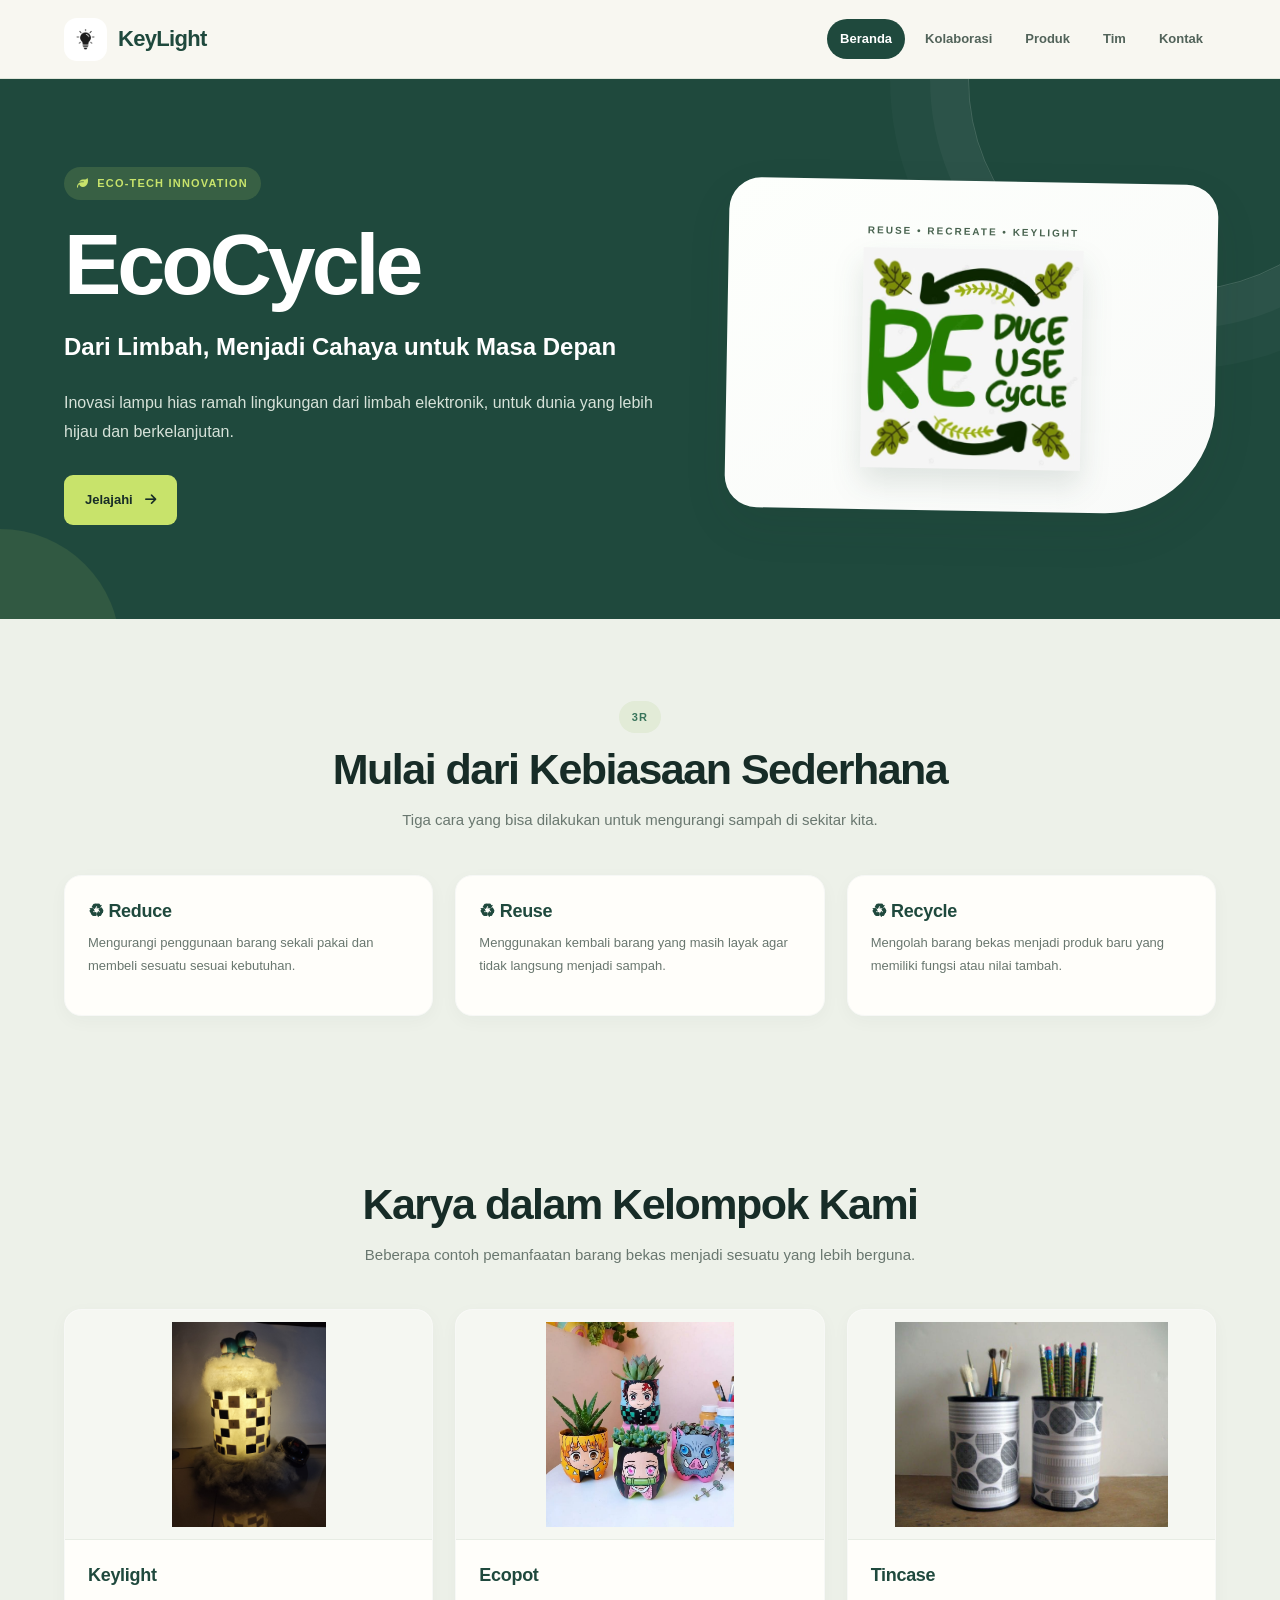
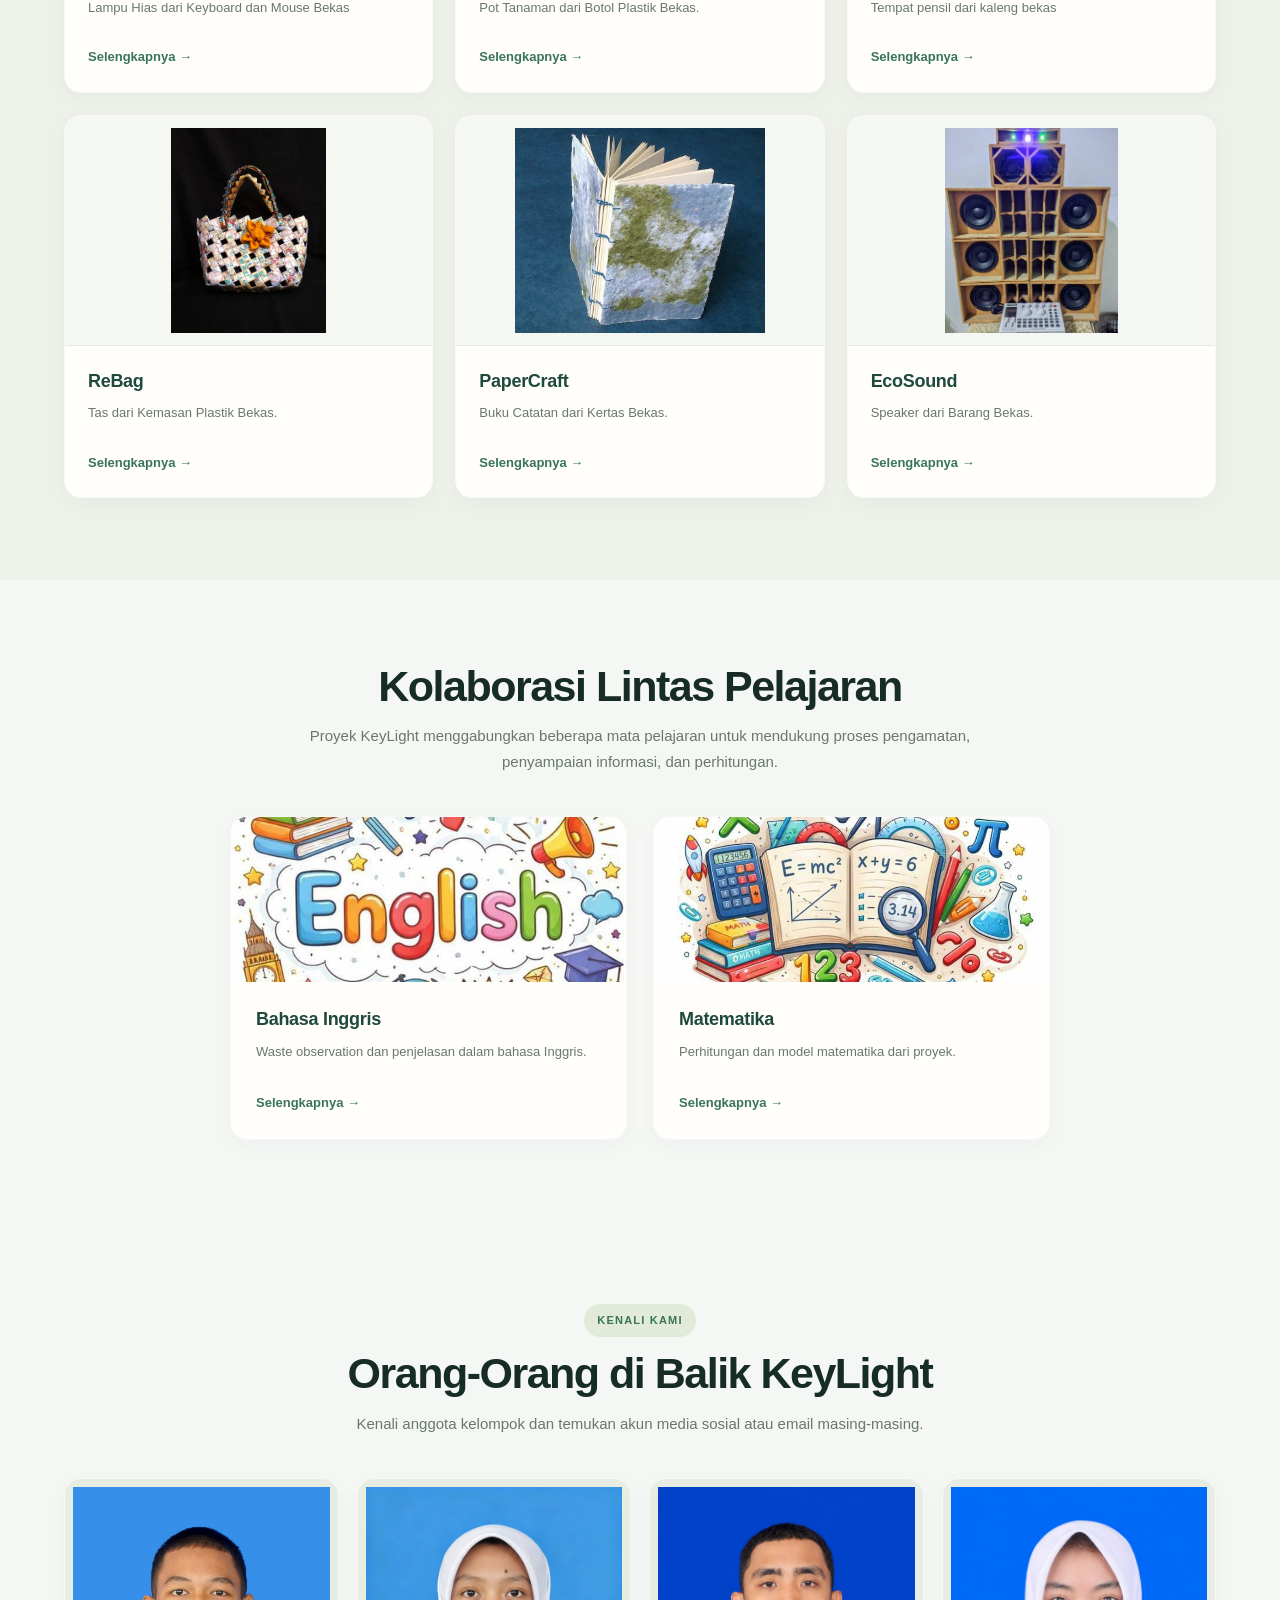
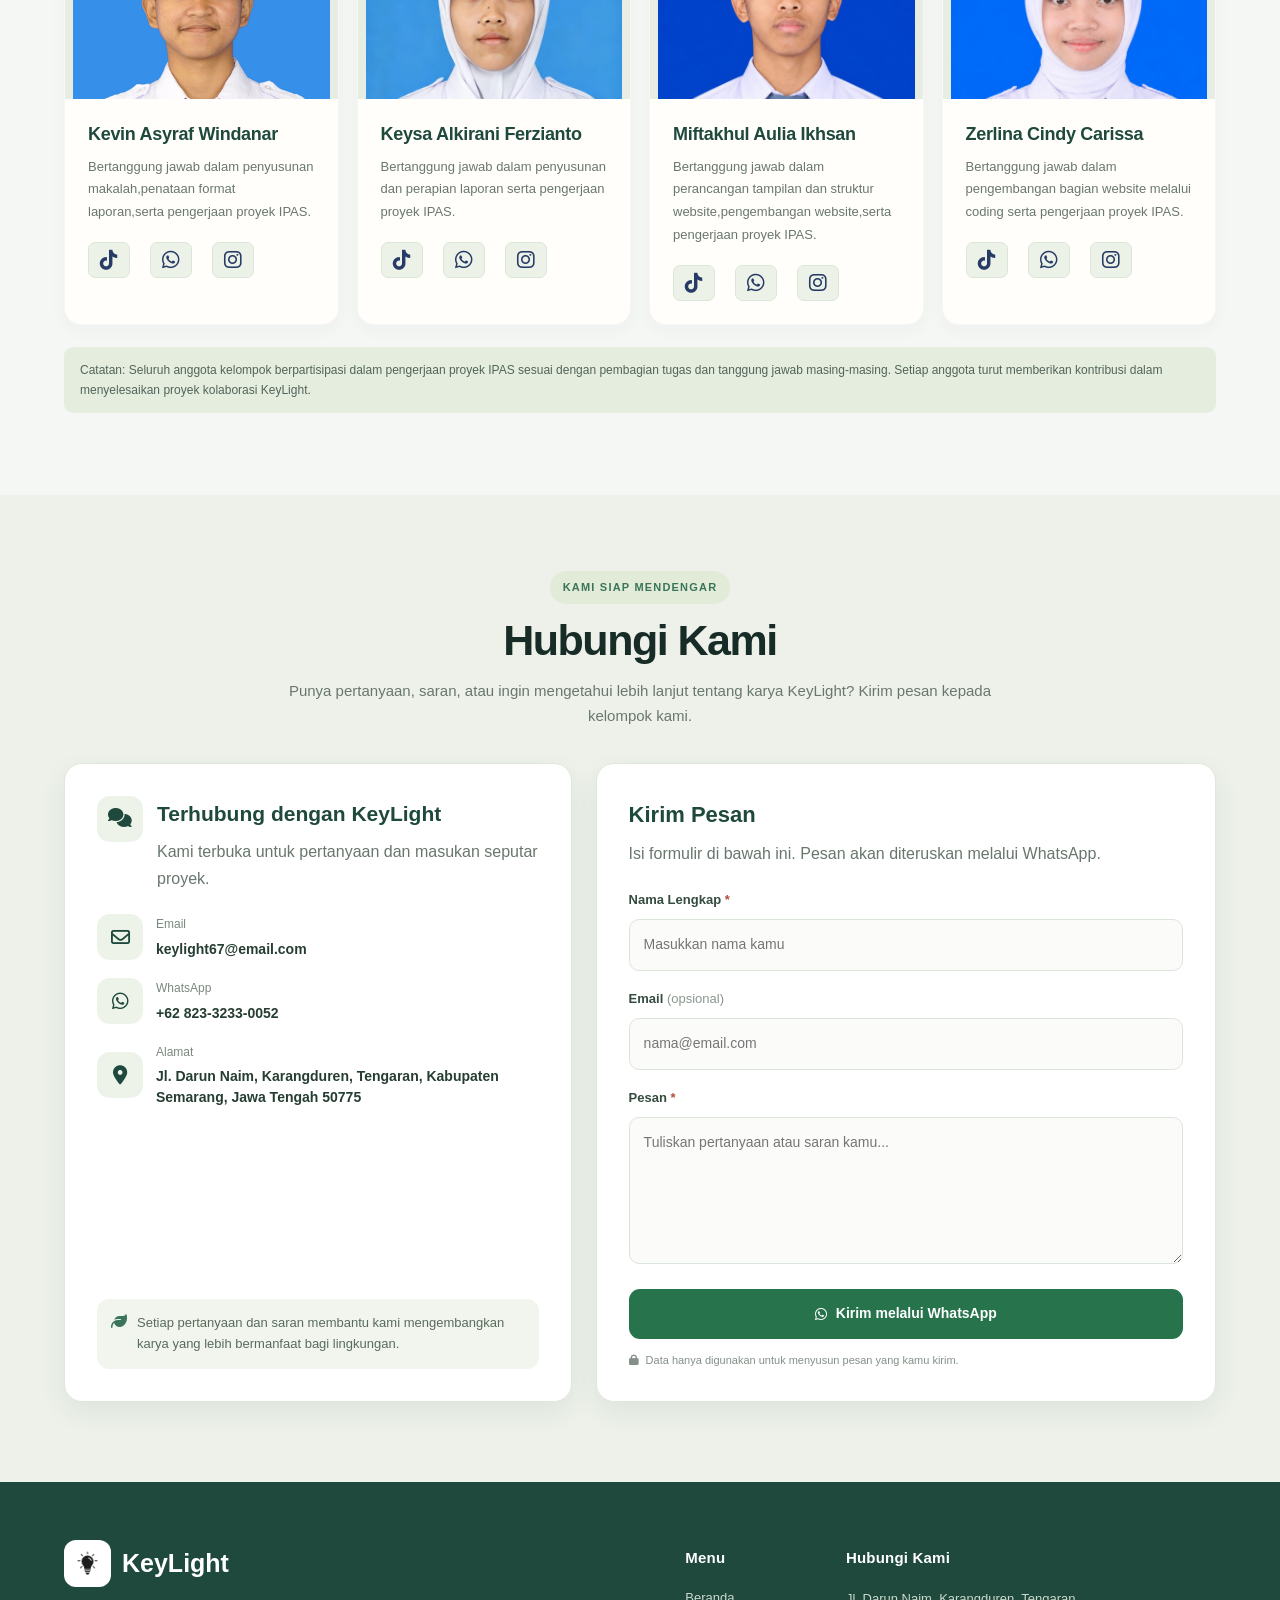
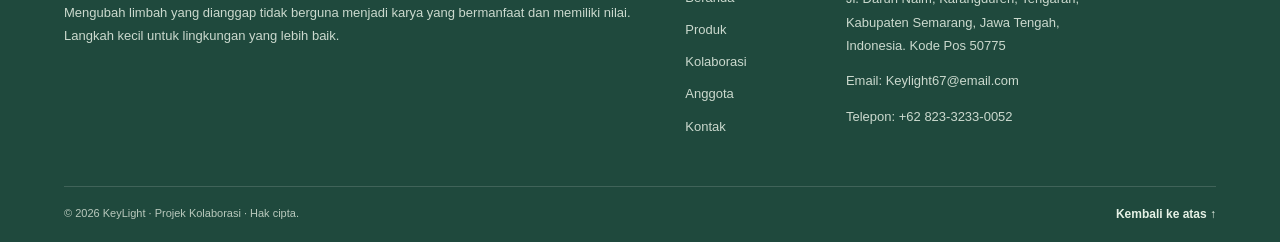
<file: index.html>
<!DOCTYPE html>
<html lang="id">

<head>
  <meta charset="UTF-8">
  <meta name="viewport" content="width=device-width, initial-scale=1.0">
  <meta name="theme-color" content="#1f493d">
  <title>KeyLight</title>
  <link rel="stylesheet" href="https://cdnjs.cloudflare.com/ajax/libs/font-awesome/6.7.2/css/all.min.css">
  <link rel="stylesheet" href="style.css">
</head>

<body id="top">
  <header class="site-header">
    <div class="container nav-wrap">
      <a class="brand" href="index.html">
        <img src="1761713173324.png" alt="Logo KeLigh">KeyLight</a>
      <nav class="nav">
        <a class="active" href="index.html">Beranda</a>
        <a class="" href="index.html#kolaborasi">Kolaborasi</a>
        <a class="" href="index.html#produk">Produk</a>
        <a class="" href="index.html#tim">Tim</a>
        <a class="" href="index.html#kontak">Kontak</a>
      </nav>
    </div>
  </header>
  <main>
    <section class="hero" id="beranda">
  <div class="container hero-grid">

    <div class="hero-content">

      <span class="eyebrow">
        <i class="fa-solid fa-leaf"></i>
        ECO-TECH INNOVATION
      </span>

      <h1>
        EcoCycle
      </h1>

      <h2>
        Dari Limbah, Menjadi Cahaya
        untuk <span>Masa Depan</span>
      </h2>

      <div class="hero-line"></div>

      <p>
        Inovasi lampu hias ramah lingkungan dari
        limbah elektronik, untuk dunia yang lebih
        hijau dan berkelanjutan.
      </p>

      <a class="btn" href="#produk">
        Jelajahi
        <i class="fa-solid fa-arrow-right"></i>
      </a>

      <div class="hero-features">


      </div>
    </div>

    <div class="hero-art">
      <img src="recyclee.jpeg"
           alt="Ilustrasi inovasi KeyLight">
    </div>

  </div>
</section>
    <section class="section alt">
      <div class="container">
        <div class="section-title"><span class="pill">3R</span>
          <h2>Mulai dari Kebiasaan Sederhana</h2>
          <p>Tiga cara yang bisa dilakukan untuk mengurangi sampah di sekitar kita.</p>
        </div>
        <div class="cards">
          <article class="card">
            <div class="card-body">
              <h3>♻ Reduce</h3>
              <p>Mengurangi penggunaan barang sekali pakai dan membeli sesuatu sesuai kebutuhan.</p>
            </div>
          </article>
          <article class="card">
            <div class="card-body">
              <h3>♻ Reuse</h3>
              <p>Menggunakan kembali barang yang masih layak agar tidak langsung menjadi sampah.</p>
            </div>
          </article>
          <article class="card">
            <div class="card-body">
              <h3>♻ Recycle</h3>
              <p>Mengolah barang bekas menjadi produk baru yang memiliki fungsi atau nilai tambah.</p>
            </div>
          </article>
        </div>
      </div>
    </section>
    <section class="section alt" id="produk">
      <div class="container">
        <div class="section-title">
          <h2>Karya dalam Kelompok Kami</h2>
          <p>Beberapa contoh pemanfaatan barang bekas menjadi sesuatu yang lebih berguna.</p>
        </div>
        <div class="cards">
          <article class="card">
            <div class="card-img"><img src="keyLight.jpeg" alt="Lampu hias KeyLight dari keyboard dan mouse bekas"></div>
            <div class="card-body">
              <h3>Keylight</h3>
              <p> Lampu Hias dari Keyboard dan Mouse Bekas</p><a class="text-link" href="Keylight.html">Selengkapnya
                →</a>
            </div>
          </article>
          <article class="card">
            <div class="card-img"><img src="pot botol.jpeg" alt="Ecopot, pot tanaman dari botol plastik bekas"></div>
            <div class="card-body">
              <h3>Ecopot</h3>
              <p>Pot Tanaman dari Botol Plastik Bekas.</p><a class="text-link" href="ecopot.html">Selengkapnya →</a>
            </div>
          </article>
          <article class="card">
            <div class="card-img"><img src="kaleng .jpeg" alt="TinCase, tempat pensil dari kaleng bekas"></div>
            <div class="card-body">
              <h3>Tincase</h3>
              <p>Tempat pensil dari kaleng bekas</p><a class="text-link" href="tincase.html">Selengkapnya →</a>
            </div>
          </article>
          <article class="card">
            <div class="card-img"><img src="tas.jpeg" alt="ReBag, tas dari kemasan plastik bekas"></div>
            <div class="card-body">
              <h3>ReBag</h3>
              <p>Tas dari Kemasan Plastik Bekas.</p><a class="text-link" href="rebag.html">Selengkapnya →</a>
            </div>
          </article>
          <article class="card">
            <div class="card-img"><img src="buku.jpeg" alt="PaperCraft, buku catatan dari kertas bekas"></div>
            <div class="card-body">
              <h3>PaperCraft</h3>
              <p>Buku Catatan dari Kertas Bekas.</p><a class="text-link" href="papercraf.html">Selengkapnya →</a>
            </div>
          </article>
          <article class="card">
            <div class="card-img"><img src="soud.jpeg" alt="EcoSound, speaker dari barang bekas"></div>
            <div class="card-body">
              <h3>EcoSound </h3>
              <p>Speaker dari Barang Bekas.</p><a class="text-link" href="ecosound.html">Selengkapnya →</a>
            </div>
          </article>
        </div>
      </div>
    </section>
    <section class="section" id="kolaborasi">
      <div class="container">
        <div class="section-title">
          <h2>Kolaborasi Lintas Pelajaran</h2>
          <p>Proyek KeyLight menggabungkan beberapa mata pelajaran untuk mendukung proses pengamatan, penyampaian
            informasi, dan perhitungan.</p>
        </div>
        <div class="cards collab-grid">
          <article class="card">
            <div class="card-img"><img src="english.jpeg"></div>
            <div class="card-body">
              <h3>Bahasa Inggris</h3>
              <p>Waste observation dan penjelasan dalam bahasa Inggris.</p><a class="text-link"
                href="Inggris.html">Selengkapnya →</a>
            </div>
          </article>
          <article class="card">
            <div class="card-img"><img src="mtk.jpeg"></div>
            <div class="card-body">
              <h3>Matematika</h3>
              <p>Perhitungan dan model matematika dari proyek.</p><a class="text-link"
                href="materi-mtk.html">Selengkapnya →</a>
            </div>
          </article>
        </div>
      </div>
    </section>


    <section class="section team-section" id="tim">
      <div class="container">
        <div class="section-title"><span class="pill">KENALI KAMI</span>
          <h2>Orang-Orang di Balik KeyLight</h2>
          <p>Kenali anggota kelompok dan temukan akun media sosial atau email masing-masing.</p>
        </div>
        <div class="cards team-grid">
          <article class="card team-card">
            <div class="team-photo"><img src="foto.kevin.jpg.jpeg" alt="kevin Asyraf"></div>
            <div class="card-body">
              <h3>Kevin Asyraf Windanar</h3>
              <p>Bertanggung jawab dalam penyusunan makalah,penataan format laporan,serta pengerjaan proyek IPAS.</p>
              <div class="social-links">
                <a href="https://tiktok.com/@kevinasyraf10" target="_blank">
                  <i class="fa-brands fa-tiktok"></i>
                </a>

                <a href="https://wa.me/6281525945409" target="_blank">
                  <i class="fa-brands fa-whatsapp"></i>
                </a>

                <a href="https://instagram.com/kevinnasyraf" target="_blank">
                  <i class="fa-brands fa-instagram"></i>
                </a>
              </div>
            </div>
          </article>
          <article class="card team-card">
            <div class="team-photo"><img src="foto-keysa.jpeg" alt="foto-keysa"></div>
            <div class="card-body">
              <h3>Keysa Alkirani Ferzianto</h3>
              <p>Bertanggung jawab dalam penyusunan dan perapian laporan serta pengerjaan proyek IPAS.</p>
              <div class="social-links">
                <a href="https://tiktok.com/@yeagerrinnn" target="_blank">
                  <i class="fa-brands fa-tiktok"></i>
                </a>

                <a href="https://wa.me/6288980380995" target="_blank">
                  <i class="fa-brands fa-whatsapp"></i>
                </a>

                <a href="https://instagram.com/ferziexy" target="_blank">
                  <i class="fa-brands fa-instagram"></i>
                </a>
              </div>
            </div>
          </article>
          <article class="card team-card">
            <div class="team-photo"><img src="foto-mifta-jpg.jpeg" alt="foto mifta"></div>
            <div class="card-body">
              <h3>Miftakhul Aulia Ikhsan</h3>
              <p>Bertanggung jawab dalam perancangan tampilan dan struktur website,pengembangan website,serta pengerjaan
                proyek IPAS.</p>
              <div class="social-links">
                <a href="https://tiktok.com/@liang_xin" target="_blank">
                  <i class="fa-brands fa-tiktok"></i>
                </a>

                <a href="https://wa.me/6282332330052" target="_blank">
                  <i class="fa-brands fa-whatsapp"></i>
                </a>

                <a href="https://instagram.com/mtahzzz" target="_blank">
                  <i class="fa-brands fa-instagram"></i>
                </a>
              </div>
            </div>
          </article>
          <article class="card team-card">
            <div class="team-photo"><img src="foto.cindy.jpeg" alt="foto cindy"></div>
            <div class="card-body">
              <h3>Zerlina Cindy Carissa</h3>
              <p>Bertanggung jawab dalam pengembangan bagian website melalui coding serta pengerjaan proyek IPAS.</p>
              <div class="social-links">
                <a href="tiktok.com/@zcndyyt" target="_blank">
                  <i class="fa-brands fa-tiktok"></i>
                </a>

                <a href="https://wa.me/6283848223524" target="_blank">
                  <i class="fa-brands fa-whatsapp"></i>
                </a>

                <a href="https://instagram.com/zrlncndy" target="_blank">
                  <i class="fa-brands fa-instagram"></i>
                </a>
              </div>
            </div>
          </article>
        </div>
        <p class="social-note">Catatan: Seluruh anggota kelompok berpartisipasi dalam pengerjaan proyek IPAS sesuai
          dengan pembagian tugas dan tanggung jawab masing-masing. Setiap anggota turut memberikan kontribusi dalam
          menyelesaikan proyek kolaborasi KeyLight.</p>
      </div>
    </section>
    <section class="section alt contact-section" id="kontak">
      <div class="container">
        <div class="section-title">
          <span class="pill">KAMI SIAP MENDENGAR</span>
          <h2>Hubungi Kami</h2>
          <p>Punya pertanyaan, saran, atau ingin mengetahui lebih lanjut tentang karya KeyLight? Kirim pesan kepada kelompok kami.</p>
        </div>

        <div class="contact-layout">
          <div class="contact-info-card">
            <div class="contact-info-heading">
              <span class="contact-icon"><i class="fa-solid fa-comments"></i></span>
              <div>
                <h3>Terhubung dengan KeyLight</h3>
                <p>Kami terbuka untuk pertanyaan dan masukan seputar proyek.</p>
              </div>
            </div>
            <a class="contact-info-item" href="mailto:keylight67@email.com">
              <span class="contact-info-icon"><i class="fa-regular fa-envelope"></i></span>
              <span><small>Email</small><strong>keylight67@email.com</strong></span>
            </a>
            <a class="contact-info-item" href="https://wa.me/6282332330052" target="_blank" rel="noopener noreferrer">
              <span class="contact-info-icon"><i class="fa-brands fa-whatsapp"></i></span>
              <span><small>WhatsApp</small><strong>+62 823-3233-0052</strong></span>
            </a>
            <div class="contact-info-item contact-address">
              <span class="contact-info-icon"><i class="fa-solid fa-location-dot"></i></span>
              <span><small>Alamat</small><strong>Jl. Darun Naim, Karangduren, Tengaran, Kabupaten Semarang, Jawa Tengah 50775</strong></span>
            </div>
            <div class="contact-note">
              <i class="fa-solid fa-leaf"></i>
              <p>Setiap pertanyaan dan saran membantu kami mengembangkan karya yang lebih bermanfaat bagi lingkungan.</p>
            </div>
          </div>

          <div class="contact-form">
            <h3>Kirim Pesan</h3>
            <p class="form-desc">Isi formulir di bawah ini. Pesan akan diteruskan melalui WhatsApp.</p>
            <form id="contactForm">
              <div class="form-group">
                <label for="nama">Nama Lengkap <span aria-hidden="true">*</span></label>
                <input type="text" id="nama" name="nama" placeholder="Masukkan nama kamu" autocomplete="name" required>
              </div>
              <div class="form-group">
                <label for="email">Email <span class="optional-label">(opsional)</span></label>
                <input type="email" id="email" name="email" placeholder="nama@email.com" autocomplete="email">
              </div>
              <div class="form-group">
                <label for="pesan">Pesan <span aria-hidden="true">*</span></label>
                <textarea id="pesan" name="pesan" rows="5" placeholder="Tuliskan pertanyaan atau saran kamu..." required></textarea>
              </div>
              <button type="submit" class="btn-kirim"><i class="fa-brands fa-whatsapp"></i> Kirim melalui WhatsApp</button>
              <p class="form-help"><i class="fa-solid fa-lock"></i> Data hanya digunakan untuk menyusun pesan yang kamu kirim.</p>
            </form>
          </div>
        </div>
      </div>
    </section>
  </main>


  <!-- FOOTER -->
  <footer class="site-footer">

    <div class="container footer-main">

      <div class="footer-brand">

        <a class="footer-logo" href="index.html">
          <img src="1761713173324.png" alt="Logo KeyLight">
          <span>KeyLight</span>
        </a>

        <p>
          Mengubah limbah yang dianggap tidak berguna
          menjadi karya yang bermanfaat dan memiliki nilai.
          Langkah kecil untuk lingkungan yang lebih baik.
        </p>


      </div>


      <div class="footer-column">
        <h3>Menu</h3>
        <a href="index.html">Beranda</a>
        <a href="index.html#produk">Produk</a>
        <a href="index.html#kolaborasi">Kolaborasi</a>
        <a href="index.html#tim">Anggota</a>
        <a href="index.html#kontak">Kontak</a>
      </div>

      <div class="footer-column footer-contact">
        <h3>Hubungi Kami</h3>

        <p>
          Jl. Darun Naim, Karangduren, Tengaran,
          Kabupaten Semarang, Jawa Tengah, Indonesia.
          Kode Pos 50775
        </p>

        <p>Email: Keylight67@email.com</p>
        <p>Telepon: +62 823-3233-0052</p>
      </div>

    </div>


    <div class="container footer-bottom">

      <p>
        © 2026 KeyLight · Projek Kolaborasi · Hak cipta.
      </p>

      <a href="#top" class="back-top">
        Kembali ke atas ↑
      </a>

    </div>

  </footer>


  <script>
    const contactForm = document.getElementById("contactForm");
    if (contactForm) {
      contactForm.addEventListener("submit", function (event) {
        event.preventDefault();
        if (!contactForm.reportValidity()) return;

        const nama = document.getElementById("nama").value.trim();
        const email = document.getElementById("email").value.trim();
        const pesan = document.getElementById("pesan").value.trim();
        const nomorTujuan = "6282332330052";
        const isiPesan = [
          "Halo KeyLight, saya ingin menghubungi kalian.",
          "",
          "Nama: " + nama,
          email ? "Email: " + email : "",
          "Pesan: " + pesan
        ].filter(Boolean).join("\n");

        const urlWhatsApp = "https://wa.me/" + nomorTujuan + "?text=" + encodeURIComponent(isiPesan);
        window.open(urlWhatsApp, "_blank", "noopener,noreferrer");
      });
    }
  </script>
</body>

</html>
</file>
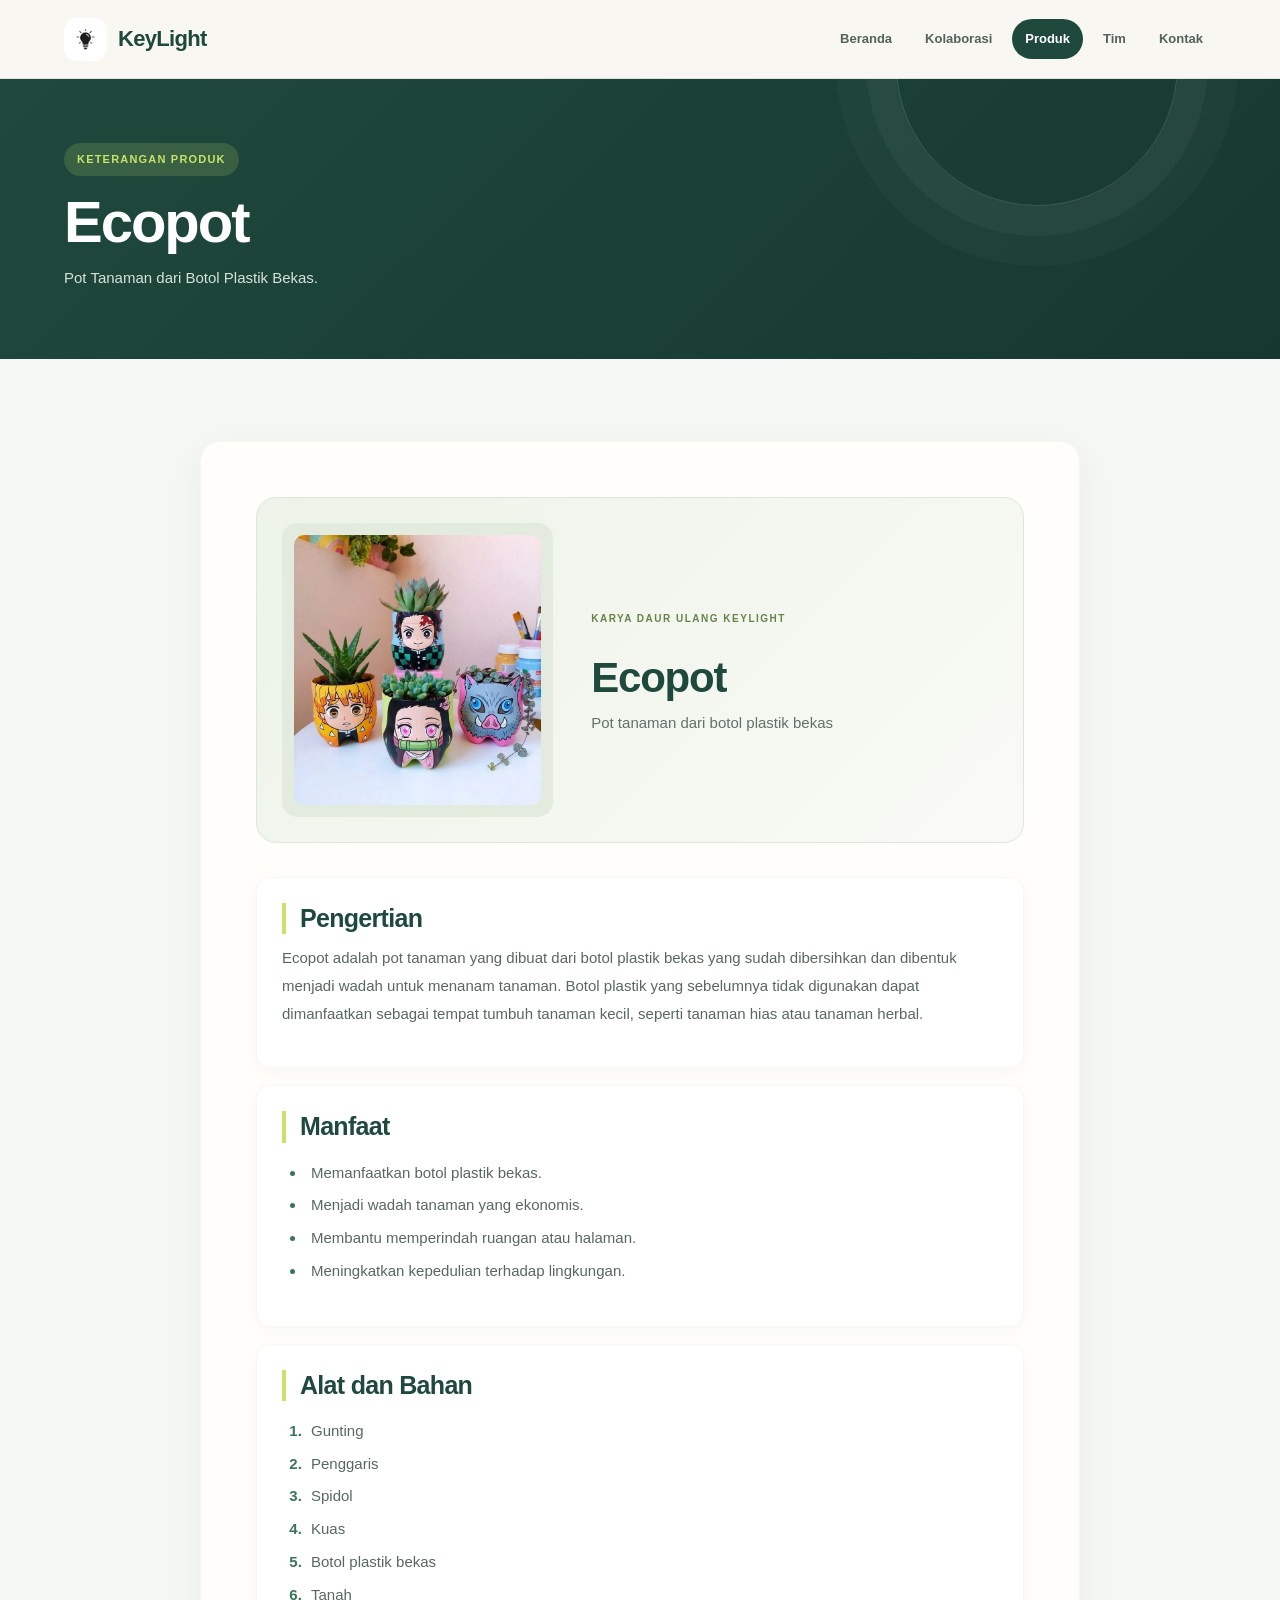
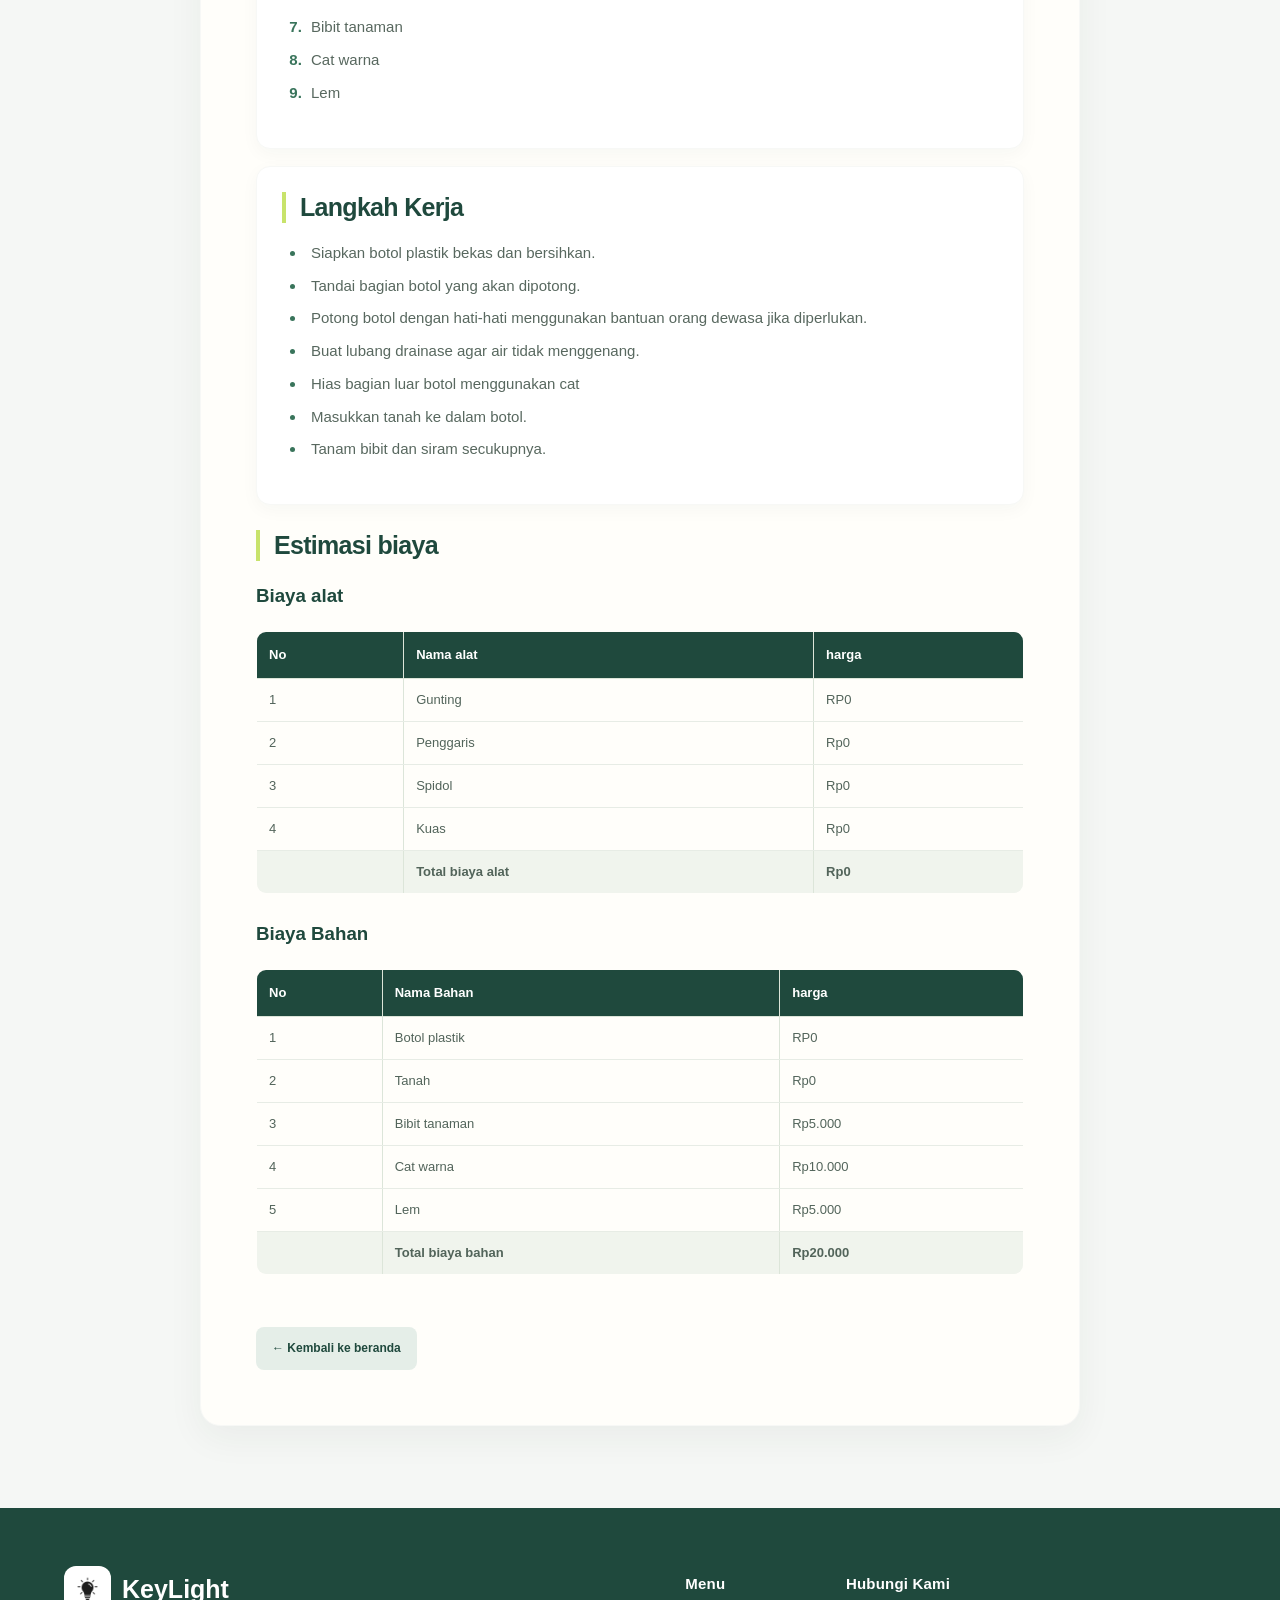
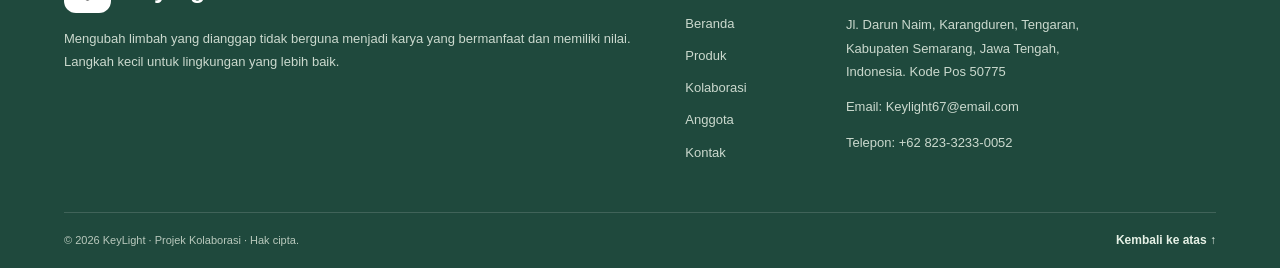
<file: ecopot.html>
<!DOCTYPE html>
<html lang="id">

<head>
  <meta charset="UTF-8">
  <meta name="viewport" content="width=device-width, initial-scale=1.0">
  <meta name="theme-color" content="#1f493d">
  <title>Ecopot | KeyLight</title>
  <link rel="stylesheet" href="style.css">
</head>

<body id="top">
  <header class="site-header">
    <div class="container nav-wrap"><a class="brand" href="index.html"><img src="1761713173324.png"
          alt="Logo KeyLight">KeyLight</a>
      <nav class="nav">
        <a class="" href="index.html">Beranda</a>
        <a class="" href="index.html#kolaborasi">Kolaborasi</a>
        <a class="active" href="index.html#produk">Produk</a>
        <a class="" href="index.html#tim">Tim</a><a class="" href="index.html#kontak">Kontak</a>
      </nav>
    </div>
  </header>
  <section class="page-hero">
    <div class="container"><span class="pill">Keterangan produk</span>
      <h1>Ecopot</h1>
      <p>Pot Tanaman dari Botol Plastik Bekas.</p>
    </div>
  </section>
  <main class="section">
    <div class="container article">
      <header class="product-intro">
        <div class="product-intro-image"><img src="pot botol.jpeg" alt="Ecopot - Pot tanaman dari botol plastik bekas"></div>
        <div class="product-intro-copy"><span class="product-eyebrow">KARYA DAUR ULANG KEYLIGHT</span><h2>Ecopot</h2><p>Pot tanaman dari botol plastik bekas</p></div>
      </header>

      <div class="container">
        <div class="card">

          <h2>Pengertian</h2>
          <p>Ecopot adalah pot tanaman yang dibuat dari botol plastik bekas yang sudah dibersihkan dan dibentuk menjadi
            wadah untuk menanam tanaman.
            Botol plastik yang sebelumnya tidak digunakan dapat dimanfaatkan sebagai tempat tumbuh tanaman kecil,
            seperti tanaman hias atau tanaman herbal.
          </p>
        </div>

        <div class="card">
          <h2>Manfaat</h2>
          <ul>
            <li>Memanfaatkan botol plastik bekas.</li>
            <li>Menjadi wadah tanaman yang ekonomis.</li>
            <li>Membantu memperindah ruangan atau halaman.</li>
            <li>Meningkatkan kepedulian terhadap lingkungan.</li>
          </ul>
        </div>

        <div class="card">
          <h2>Alat dan Bahan</h2>
          <ol>
            <li>Gunting</li>
            <li>Penggaris</li>
            <li>Spidol</li>
            <li>Kuas</li>
            <li>Botol plastik bekas </li>
            <li>Tanah </li>
            <li>Bibit tanaman </li>
            <li>Cat warna </li>
            <li>Lem </li>
          </ol>
        </div>

        <div class="card">
          <h2>Langkah Kerja</h2>
          <ul>
            <li>Siapkan botol plastik bekas dan bersihkan.</li>
            <li>Tandai bagian botol yang akan dipotong.</li>
            <li>Potong botol dengan hati-hati menggunakan bantuan orang dewasa jika diperlukan.</li>
            <li>Buat lubang drainase agar air tidak menggenang.</li>
            <li>Hias bagian luar botol menggunakan cat</li>
            <li>Masukkan tanah ke dalam botol.</li>
            <li>Tanam bibit dan siram secukupnya.</li>
          </ul>
        </div>
        <div>
         <h2>Estimasi biaya</h2>
         <h3>Biaya alat</h3>
          <table border="1">
             <thead>
              <th>No</th>
              <th>Nama alat</th>
              <th>harga</th>
            </thead>
            <tbody>
              <tr>
                <td>1</td>
                <td>Gunting</td>
                <td>RP0</td>
              </tr>
              <tr>
                <td>2</td>
                <td>Penggaris</td>
                <td>Rp0</td>
              </tr>
              <tr>
                <td>3</td>
                <td>Spidol</td>
                <td>Rp0</td>
              </tr>
              <tr>
                <td>4</td>
                <td>Kuas</td>
                <td>Rp0</td>
              </tr>
              <tr>
                <td> </td>
                <td>Total biaya alat</td>
                <td>Rp0</td>
              </tr>
            </tbody>
          </table>
            
          <h3>Biaya Bahan</h3>
          <table border="1">
             <thead>
              <th>No</th>
              <th>Nama Bahan</th>
              <th>harga</th>
            </thead>
            <tbody>
              <tr>
                <td>1</td>
                <td>Botol plastik</td>
                <td>RP0</td>
              </tr>
              <tr>
                <td>2</td>
                <td>Tanah</td>
                <td>Rp0</td>
              </tr>
              <tr>
                <td>3</td>
                <td>Bibit tanaman</td>
                <td>Rp5.000</td>
              </tr>
              <tr>
                <td>4</td>
                <td>Cat warna</td>
                <td>Rp10.000</td>
              </tr>
              <tr>
                <td>5</td>
                <td>Lem</td>
                <td>Rp5.000</td>
              </tr>
              <tr>
                <td> </td>
                <td>Total biaya bahan</td>
                <td>Rp20.000</td>
              </tr>
          </tbody>
          </table>
        </div>
        <a class="back" href="index.html">← Kembali ke beranda</a>
    </div>
  </main>
   <!-- FOOTER -->
  <footer class="site-footer">

    <div class="container footer-main">

      <div class="footer-brand">

        <a class="footer-logo" href="index.html">
          <img src="1761713173324.png" alt="Logo KeyLight">
          <span>KeyLight</span>
        </a>

        <p>
          Mengubah limbah yang dianggap tidak berguna
          menjadi karya yang bermanfaat dan memiliki nilai.
          Langkah kecil untuk lingkungan yang lebih baik.
        </p>


      </div>


      <div class="footer-column">
        <h3>Menu</h3>
        <a href="index.html">Beranda</a>
        <a href="index.html#produk">Produk</a>
        <a href="index.html#kolaborasi">Kolaborasi</a>
        <a href="index.html#tim">Anggota</a>
        <a href="index.html#kontak">Kontak</a>
      </div>

      <div class="footer-column footer-contact">
        <h3>Hubungi Kami</h3>

        <p>
          Jl. Darun Naim, Karangduren, Tengaran,
          Kabupaten Semarang, Jawa Tengah, Indonesia.
          Kode Pos 50775
        </p>

        <p>Email: Keylight67@email.com</p>
        <p>Telepon: +62 823-3233-0052</p>
      </div>

    </div>


    <div class="container footer-bottom">

      <p>
        © 2026 KeyLight · Projek Kolaborasi · Hak cipta.
      </p>

      <a href="#top" class="back-top">
        Kembali ke atas ↑
      </a>

    </div>

  </footer>

</body>

</html>
</file>
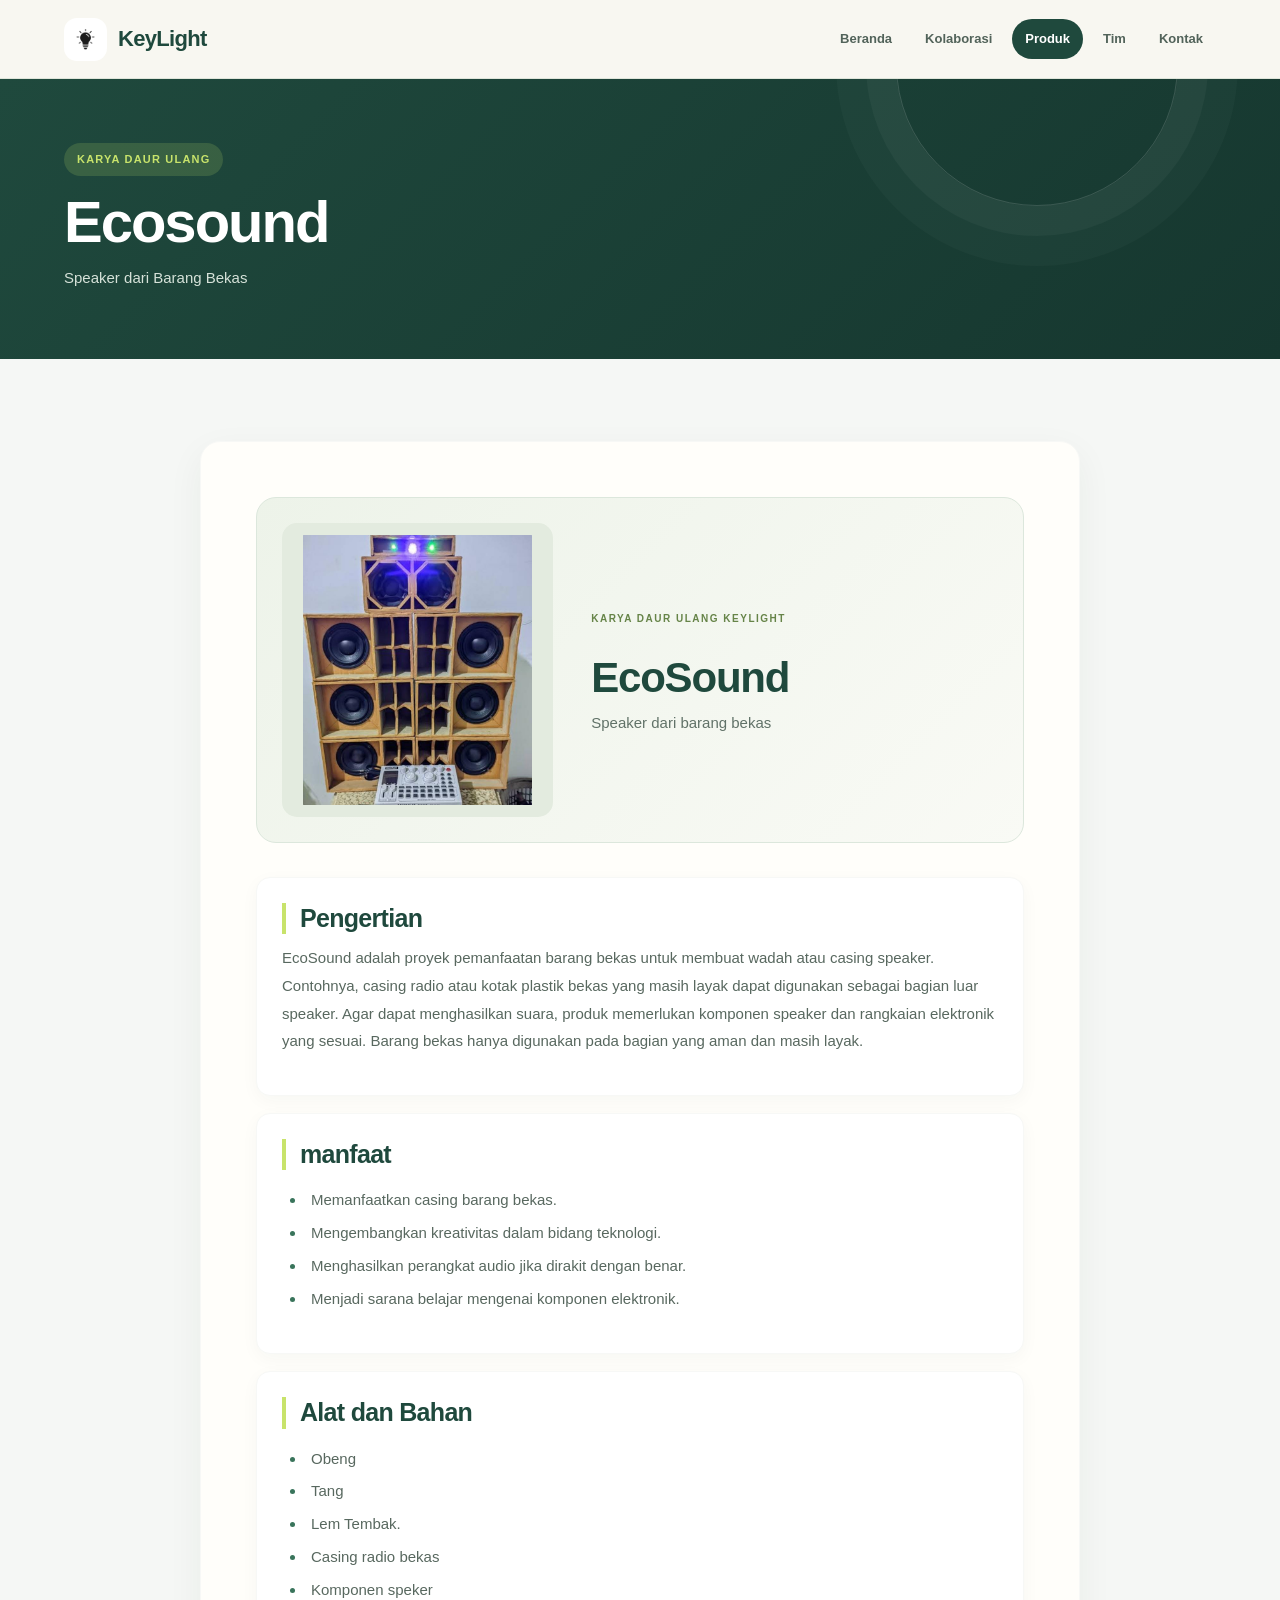
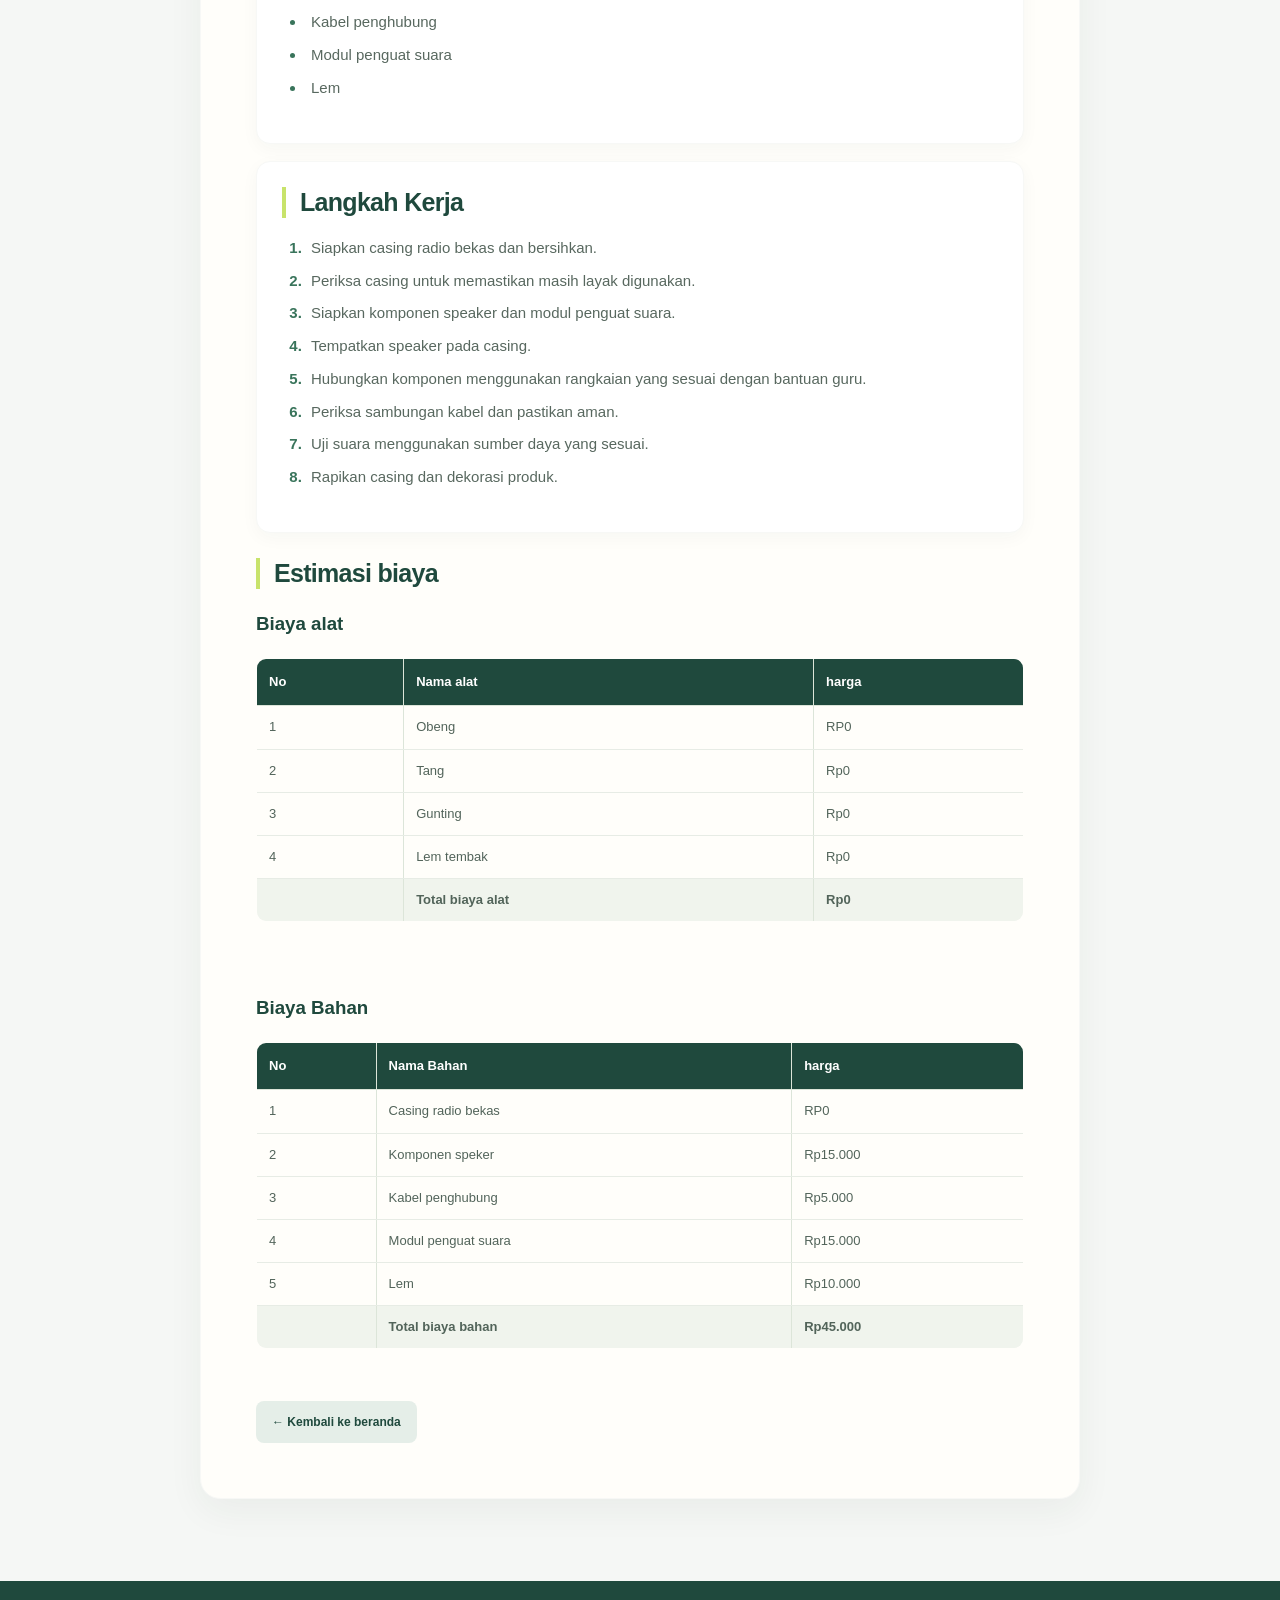
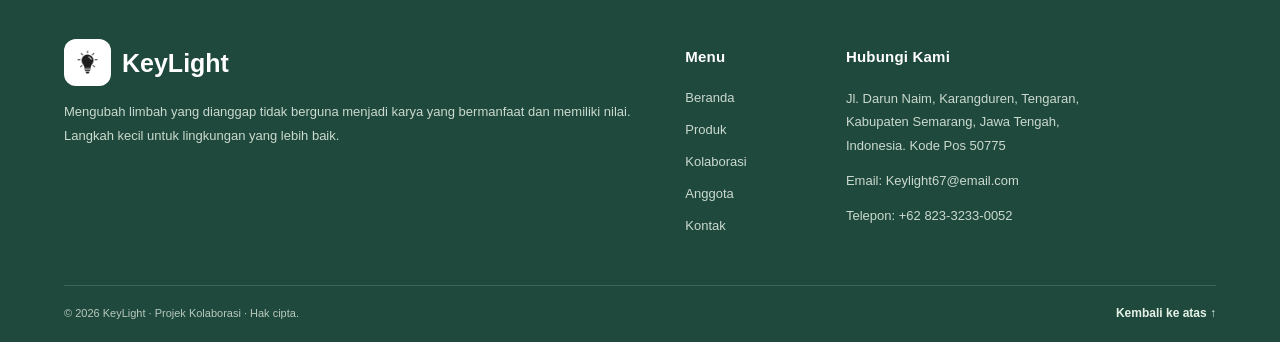
<file: ecosound.html>
<!DOCTYPE html>
<html lang="id">

<head>
  <meta charset="UTF-8">
  <meta name="viewport" content="width=device-width, initial-scale=1.0">
  <meta name="theme-color" content="#1f493d">
  <title>EcoSound | KeyLight</title>
  <link rel="stylesheet" href="style.css">
</head>

<body id="top">
  <header class="site-header">
    <div class="container nav-wrap"><a class="brand" href="index.html"><img src="1761713173324.png"
          alt="Logo KeyLight">KeyLight</a>
      <nav class="nav"><a class="" href="index.html">Beranda</a>
        <a class="" href="index.html#kolaborasi">Kolaborasi</a>
        <a class="active" href="index.html#produk">Produk</a>
        <a class="" href="index.html#tim">Tim</a>
        <a class="" href="index.html#kontak">Kontak</a>
      </nav>
    </div>
  </header>
  <section class="page-hero">
    <div class="container"><span class="pill">KARYA DAUR ULANG</span>
      <h1>Ecosound</h1>
      <p>Speaker dari Barang Bekas</p>
    </div>
  </section>
  <main class="section">
    <div class="container article">
      <header class="product-intro">
        <div class="product-intro-image"><img src="soud.jpeg" alt="EcoSound - Speaker dari barang bekas"></div>
        <div class="product-intro-copy"><span class="product-eyebrow">KARYA DAUR ULANG KEYLIGHT</span><h2>EcoSound</h2><p>Speaker dari barang bekas</p></div>
      </header>

      <div class="container">
        <div class="card">

          <h2>Pengertian</h2>
          <p>EcoSound adalah proyek pemanfaatan barang bekas untuk membuat wadah atau casing speaker. Contohnya, casing
            radio atau kotak plastik bekas yang masih layak dapat digunakan sebagai bagian luar speaker.
            Agar dapat menghasilkan suara, produk memerlukan komponen speaker dan rangkaian elektronik yang sesuai.
            Barang bekas hanya digunakan pada bagian yang aman dan masih layak.
          </p>
        </div>
        <div class="card">
          <h2>manfaat</h2>
          <ul>
            <li>Memanfaatkan casing barang bekas.</li>
            <li>Mengembangkan kreativitas dalam bidang teknologi.</li>
            <li>Menghasilkan perangkat audio jika dirakit dengan benar.</li>
            <li>Menjadi sarana belajar mengenai komponen elektronik.</li>
          </ul>
        </div>
        <div class="card">
          <h2>Alat dan Bahan</h2>
          <ul>
            <li>Obeng</li>
            <li>Tang</li>
            <li>Lem Tembak.</li>
            <li>Casing radio bekas</li>
            <li>Komponen speker</li>
            <li>Kabel penghubung</li>
            <li>Modul penguat suara</li>
            <li>Lem</li>
          </ul>
        </div>
        <div class="card">
          <h2>Langkah Kerja</h2>
          <ol>
            <li>Siapkan casing radio bekas dan bersihkan.
            <li>Periksa casing untuk memastikan masih layak digunakan.
            <li>Siapkan komponen speaker dan modul penguat suara.
            <li>Tempatkan speaker pada casing.
            <li>Hubungkan komponen menggunakan rangkaian yang sesuai dengan bantuan guru.
            <li>Periksa sambungan kabel dan pastikan aman.
            <li>Uji suara menggunakan sumber daya yang sesuai.
            <li>Rapikan casing dan dekorasi produk.
          </ol>
        </div>
        <div>
          <h2>Estimasi biaya</h2>
          <h3>Biaya alat</h3>
          <table border="1">
            <thead>
              <th>No</th>
              <th>Nama alat</th>
              <th>harga</th>
            </thead>
            <tbody>
              <tr>
                <td>1</td>
                <td>Obeng </td>
                <td>RP0</td>
              </tr>
              <tr>
                <td>2</td>
                <td>Tang</td>
                <td>Rp0</td>
              </tr>
              <tr>
                <td>3</td>
                <td>Gunting</td>
                <td>Rp0</td>
              </tr>
              <tr>
                <td>4</td>
                <td>Lem tembak</td>
                <td>Rp0</td>
              </tr>
              <tr>
                <td> </td>
                <td>Total biaya alat</td>
                <td>Rp0</td>
              </tr>
            </tbody>
          </table>

          <br>

          <h3>Biaya Bahan</h3>
          <table border="1">
            <thead>
              <th>No</th>
              <th>Nama Bahan</th>
              <th>harga</th>
            </thead>
            <tbody>
              <tr>
                <td>1</td>
                <td>Casing radio bekas</td>
                <td>RP0</td>
              </tr>
              <tr>
                <td>2</td>
                <td>Komponen speker</td>
                <td>Rp15.000</td>
              </tr>
              <tr>
                <td>3</td>
                <td>Kabel penghubung</td>
                <td>Rp5.000</td>
              </tr>
              <tr>
                <td>4</td>
                <td>Modul penguat suara</td>
                <td>Rp15.000</td>
              </tr>
              <tr>
                <td>5</td>
                <td>Lem</td>
                <td>Rp10.000</td>
              </tr>
              <tr>
                <td> </td>
                <td>Total biaya bahan</td>
                <td>Rp45.000</td>
              </tr>
            </tbody>
          </table>
        </div>
      </div>
      <a class="back" href="index.html">← Kembali ke beranda</a>
    </div>
  </main>
 <!-- FOOTER -->
  <footer class="site-footer">

    <div class="container footer-main">

      <div class="footer-brand">

        <a class="footer-logo" href="index.html">
          <img src="1761713173324.png" alt="Logo KeyLight">
          <span>KeyLight</span>
        </a>

        <p>
          Mengubah limbah yang dianggap tidak berguna
          menjadi karya yang bermanfaat dan memiliki nilai.
          Langkah kecil untuk lingkungan yang lebih baik.
        </p>


      </div>


      <div class="footer-column">
        <h3>Menu</h3>
        <a href="index.html">Beranda</a>
        <a href="index.html#produk">Produk</a>
        <a href="index.html#kolaborasi">Kolaborasi</a>
        <a href="index.html#tim">Anggota</a>
        <a href="index.html#kontak">Kontak</a>
      </div>

      <div class="footer-column footer-contact">
        <h3>Hubungi Kami</h3>

        <p>
          Jl. Darun Naim, Karangduren, Tengaran,
          Kabupaten Semarang, Jawa Tengah, Indonesia.
          Kode Pos 50775
        </p>

        <p>Email: Keylight67@email.com</p>
        <p>Telepon: +62 823-3233-0052</p>
      </div>

    </div>


    <div class="container footer-bottom">

      <p>
        © 2026 KeyLight · Projek Kolaborasi · Hak cipta.
      </p>

      <a href="#top" class="back-top">
        Kembali ke atas ↑
      </a>

    </div>

  </footer>

</body>

</html>
</file>
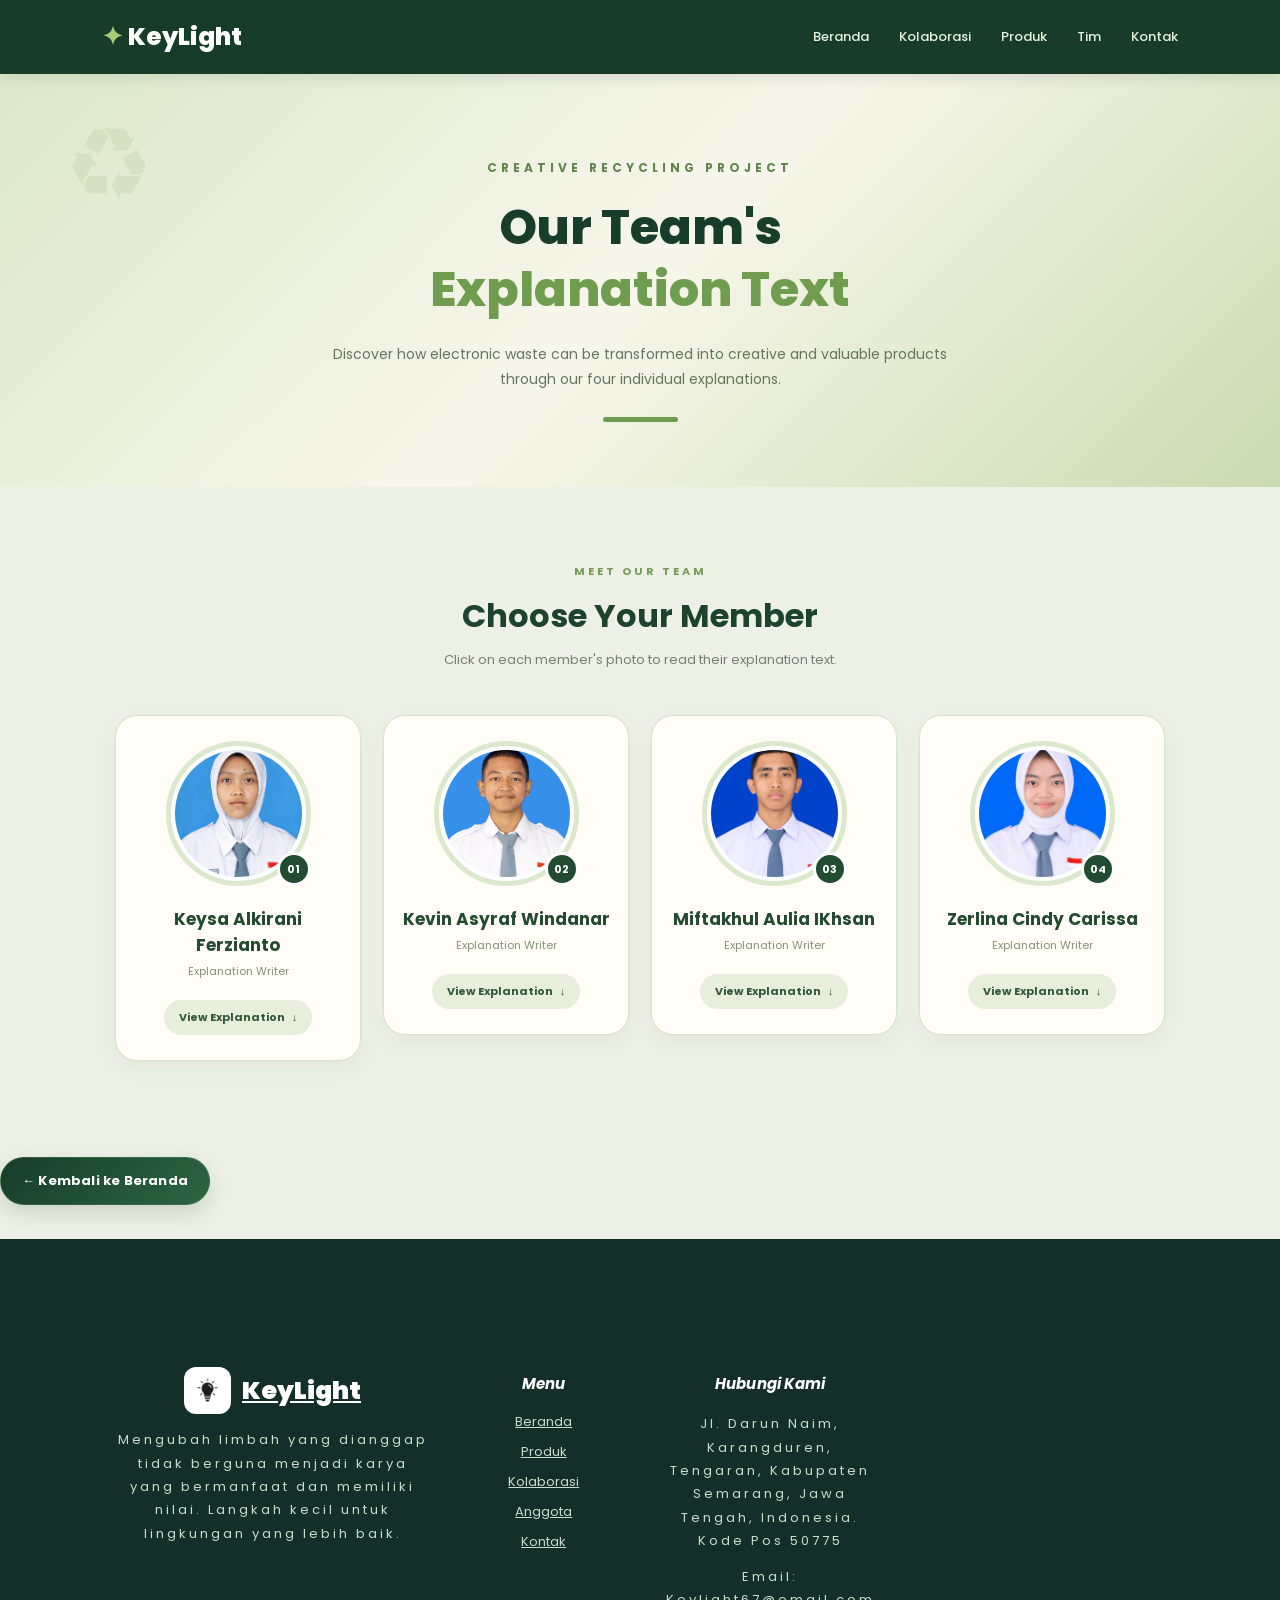
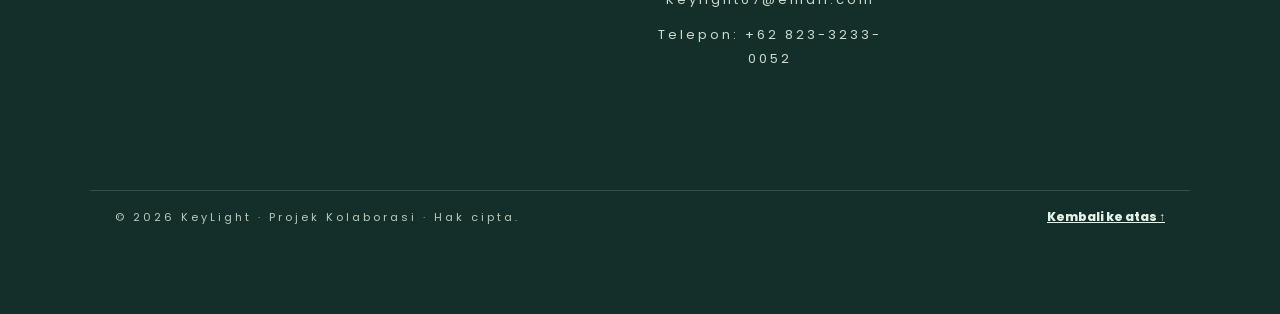
<file: Inggris.html>
<!DOCTYPE html>
<html lang="en">

<head>
    <meta charset="UTF-8">
    <meta name="viewport" content="width=device-width, initial-scale=1.0">

    <title>KeyLight | Team Explanation</title>

    <link rel="preconnect" href="https://fonts.googleapis.com">
    <link rel="preconnect" href="https://fonts.gstatic.com" crossorigin>

    <link href="https://fonts.googleapis.com/css2?family=Poppins:wght@400;500;600;700;800&display=swap"
        rel="stylesheet">

    <link rel="stylesheet" href="inggris.css">
</head>

<body>
    <!-- NAVBAR -->
    <nav class="site-navbar">

        <a href="#beranda" class="nav-logo">
            <span>✦</span> KeyLight
        </a>

        <div class="nav-menu">

            <a class="" href="index.html">Beranda</a>
            <a class="" href="index.html#kolaborasi">Kolaborasi</a>
            <a class="active" href="index.html#produk">Produk</a>
            <a class="" href="index.html#tim">Tim</a><a class="" href="index.html#kontak">Kontak</a>

        </div>

    </nav>

    <!-- HERO SECTION -->
    <header class="hero">

        <div class="hero-decoration">♻</div>

        <p class="subtitle">CREATIVE RECYCLING PROJECT</p>

        <h1>
            Our Team's
            <span>Explanation Text</span>
        </h1>

        <p class="hero-description">
            Discover how electronic waste can be transformed
            into creative and valuable products through our
            four individual explanations.
        </p>

        <div class="hero-line"></div>

    </header>


    <!-- TEAM SECTION -->
    <main class="container">

        <div class="section-heading">

            <span class="small-title">MEET OUR TEAM</span>

            <h2>Choose Your Member</h2>

            <p>
                Click on each member's photo to read their
                explanation text.
            </p>

        </div>


        <!-- MEMBER CARDS -->
        <div class="team-grid">


            <!-- MEMBER 1 -->
            <details class="member-card">

                <summary>

                    <div class="photo-wrapper">
                        <img src="foto-keysa.jpeg" alt="foto keysa">
                        <span class="number">01</span>
                    </div>

                    <h3>Keysa Alkirani Ferzianto</h3>

                    <p class="member-role">
                        Explanation Writer
                    </p>

                    <span class="click-text">
                        View Explanation
                        <span class="arrow">↓</span>
                    </span>

                </summary>


                <div class="explanation">

                    <div class="explanation-header">
                        <span>01 / EXPLANATION</span>
                        <h3> How Electronic Waste Is Transformed into a Decorative Lamp</h3>
                    </div>


                    <div class="paragraph">

                        <h4>01. General Statement</h4>

                        <p>
                            Electronic waste is one of the environmental problems caused by the increasing use
                            technology. Old computer keyboards and mouse devices are often thrown away because they are
                            damaged or no longer used. However, these electronic components can still be reused to
                            create useful products. One creative way to recycle electronic waste is by transforming old
                            keyboard keys and an mouse into a decorative lamp called KeyLight.
                        </p>

                    </div>


                    <div class="paragraph">

                        <h4>02. The Transformation Process</h4>

                        <p>
                            The process begins by preparing an old keyboard, an unused mouse, and other materials needed
                            to make the lamp, such as a light bulb, a jar, a switch, dacron, Doraemon decorations, a jar
                            base, and a hot glue gun. First, the keyboard keys are removed and separated from the main
                            structure. Then, the keys are cleaned to remove dust and dirt. The unused mouse is also
                            prepared as part of the lamp decoration. After that, all materials are arranged according to
                            the lamp design.
                        </p>

                    </div>


                    <div class="paragraph">

                        <h4>03. The Formation of a New Product</h4>

                        <p>
                            Next, the cleaned keyboard keys are attached to the lamp as decorative elements using a hot
                            glue gun. The unused mouse is also added as part of the decoration. The jar is used as the
                            main part of the lamp, while dacron and Doraemon decorations are added to make it more
                            attractive. The switch and light bulb are installed as part of the lighting system. Finally,
                            all materials are assembled carefully to create a decorative lamp.
                        </p>

                    </div>


                    <div class="paragraph">

                        <h4>04. The Result and Its Impact</h4>

                        <p>
                            As a result, old computer components are transformed into a decorative lamp called KeyLight.
                            This product can be used as a room decoration and a source of light. Besides having
                            aesthetic and functional value, KeyLight also helps reduce electronic waste through the 3R
                            principle: Reduce, Reuse, and Recycle. Therefore, turning electronic waste into creative
                            products is a useful way to protect the environment.
                        </p>

                    </div>

                </div>

            </details>



            <!-- MEMBER 2 -->
            <details class="member-card">

                <summary>

                    <div class="photo-wrapper">
                        <img src="foto.kevin.jpg.jpeg" alt="foto kevin">
                        <span class="number">02</span>
                    </div>

                    <h3>Kevin Asyraf Windanar</h3>

                    <p class="member-role">
                        Explanation Writer
                    </p>

                    <span class="click-text">
                        View Explanation
                        <span class="arrow">↓</span>
                    </span>

                </summary>


                <div class="explanation">

                    <div class="explanation-header">
                        <span>02 / EXPLANATION</span>
                        <h3>how Old Keyboards and Mouse Are Transformed into a Decorative Lamp (KeyLight)</h3>
                    </div>

                    <div class="paragraph">
                        <h4>General</h4>

                        <p> Electronic Waste, such as broken or unused computer accessories, has become a growing
                            environmental issue due to the rapid adancement of technology. Computer keyboarts and mouse
                            are often thrown away once they stop woeking, contributing to harmful land pollution.
                            Howefer, many of their components can still be reused creatively. One innovative way to
                            manage this electronic waste is by transforming old keyboard keys and a mouse into a
                            functional decorative lamp called KeyLight. This transformation demonstrates how discarded
                            electronic items can be repurposed into valuabe, useful, and aesthetic products.
                        </p>
                    </div>

                    <div class="paragraph">
                        <h4>The Transformation Process</h4>

                        <p>
                            The process begins by collecting and disassembling useused keyboarts and computer mice. The
                            plastic keycaps are carefully removed from the main keyboard structure and separated from
                            internal circuit boards. Similary, the mouse casing is disassembled to adapt its internal
                            click mechansim into a light swicth. Next, all the plastic keycaps and outer parts are
                            thoroughly cleaned to remove accumulated dust, oil, and drit. At this stage, the original
                            function of the keycaps changes completely; instead of inputting text into a computer, this
                            are prepared to serve as light-diffusing decorative materials.
                        </p>
                    </div>

                    <div class="paragraph">
                        <h4>The Formation of a New Product</h4>

                        <p>
                            The cleaned keyboard keys are then attached around the outer frame or shade of a desk lamp
                            using a durable adhesive. They are arranged in patterns-combining letters, numbers, and
                            symbols-to create a modern, tech-themed appearance. Inside the structure, a low-voltage LED
                            bulb and electrical wiring are installed. The switch circuit is connected to the repurposed
                            computer mouse, allowing users to turn the lamp on and off by clicking the mouse button.
                            Once the adhesive cures and the wiring is tested for safety, the individual components merge
                            into a single, fully functional product.
                        </p>
                    </div>

                    <div class="paragraph">
                        <h4>The Result and Its Impact</h4>

                        <p>
                            As a result, discarded electronic parts are successfully transformed into KeyLight, an
                            attractive desk lamp that blends craftsmanship with technology. The product serves a dual
                            purpose: providing light for studying or working while adding a unique decorative touch to
                            the room. More importantly, this transformation supports the 3R principles (Reduce, Reuse,
                            Recycle) by reducing electronic waste and encouraging eco-friendly innovations. Repurposing
                            computer components into valuable home decor is a practical step toward supporting
                            environmental sustainability.
                        </p>
                    </div>

                </div>

            </details>



            <!-- MEMBER 3 -->
            <details class="member-card">

                <summary>

                    <div class="photo-wrapper">
                        <img src="foto-mifta-jpg.jpeg" alt="foto mifta">
                        <span class="number">03</span>
                    </div>

                    <h3>Miftakhul Aulia IKhsan</h3>

                    <p class="member-role">
                        Explanation Writer
                    </p>

                    <span class="click-text">
                        View Explanation
                        <span class="arrow">↓</span>
                    </span>

                </summary>


                <div class="explanation">

                    <div class="explanation">

                        <div class="explanation-header">
                            <span>03 / EXPLANATION</span>
                            <h3>How Electronic Waste Is Transformed into a Decorative Lamp</h3>
                        </div>


                        <div class="paragraph">

                            <h4>01. General Statement</h4>

                            <p>
                                Electronic waste is one of the environmental problems caused by the rapid development of
                                technology. Old computer keyboards and mouse are often thrown away when they are damaged
                                or no longer used. However, these electronic components can still be reused to create
                                useful products. One creative way to manage electronic waste is by transforming an old
                                keyboard into a decorative lamp called KeyLight. This project shows how unused
                                electronic materials can become valuable and creative products.
                            </p>

                        </div>


                        <div class="paragraph">

                            <h4>02. The Transformation Process</h4>

                            <p>
                                The transformation begins by preparing unused electronic components, such as an old
                                keyboard and a computer mouse. The keyboard is separated and cleaned before being used
                                as the main material for the lamp. Meanwhile, the mouse is reused as part of the lamp's
                                switch system. Other materials, such as LED lights, cables, and supporting components,
                                are also prepared. Each component is selected and arranged according to its new
                                function.
                            </p>

                        </div>


                        <div class="paragraph">

                            <h4>03. The Formation of a New Product</h4>

                            <p>
                                The prepared materials are then assembled to form a decorative lamp. The keyboard is
                                arranged as the main decorative part of the product, while the reused mouse functions as
                                a switch. LED lights are installed to produce illumination. After all components are
                                connected and properly arranged, the lamp is tested to make sure it works correctly.
                                Finally, the separate electronic components become one complete product called KeyLight.
                            </p>

                        </div>


                        <div class="paragraph">

                            <h4>04. The Result and Its Impact</h4>

                            <p>
                                As a result, unused electronic components are transformed into KeyLight, a decorative
                                lamp with functional and aesthetic value. The product can be used as a room decoration
                                and a source of additional lighting. This innovation helps reduce electronic waste by
                                applying the 3R principles: Reduce, Reuse, and Recycle. Therefore, KeyLight demonstrates
                                that electronic waste can be transformed into creative products with economic value
                                while supporting a more sustainable environment.
                            </p>

                        </div>

                    </div>

            </details>




            <!-- MEMBER 4 -->
            <details class="member-card">

                <summary>

                    <div class="photo-wrapper">
                        <img src="foto.cindy.jpeg" alt="foto cindy">
                        <span class="number">04</span>
                    </div>

                    <h3>Zerlina Cindy Carissa</h3>

                    <p class="member-role">
                        Explanation Writer
                    </p>

                    <span class="click-text">
                        View Explanation
                        <span class="arrow">↓</span>
                    </span>

                </summary>


                <div class="explanation">

                    <div class="explanation-header">
                        <span>04 / EXPLANATION</span>
                        <h3>How To Create A Keylight</h3>
                    </div>

                    <div class="paragraph">
                        <h4>General</h4>

                        <p>
                            Electronic waste has become a serious environmental problem caused by the rapid replacement
                            of technological devices. Unused keyboards and computer mouse are often discarded when they
                            are broken or no longer needed. However, these devices still contain parts that can be
                            reused. One creative way to manage this waste is by recycling old keyboard keys and an
                            unused mouse into a decorative lamp named KeyLight. This transformation shows how electronic
                            waste can be turned into a useful and valuable product.
                        </p>
                    </div>

                    <div class="paragraph">
                        <h4>The Transformation Process</h4>

                        <p>
                            The transformation begins when the unused keyboard and mouse are separated into individual
                            components. The plastic keycaps are removed from the main keyboard structure and the switch
                            mechanism is taken from the mouse casing. The keys are then cleaned thoroughly to remove
                            dust and dirt. At this stage, the original function of the keyboard keys and the mouse
                            changes. Instead of being unused for typing and controlling the cursor, they become
                            decorative and functional materials for a new product.
                        </p>
                    </div>

                    <div class="paragraph">
                        <h4>The Formation of a New Product</h4>

                        <p>
                            The cleaned keys are combined with a plastic tube, a lamp base, and a small LED light to
                            create a new object. Through the process of arranging and gluing, the individual keys form a
                            decorative layer around the plastic tube. Inside the tube, a 5V LED strip is installed as
                            the light source, while the modified mouse is connected with an electronic switch module to
                            function as the lamp switch. Once all materials are firmly attached and the cables are
                            connected, the separate components become one complete lamp.
                        </p>
                    </div>

                    <div class="paragraph">
                        <h4>The Result and Its Impact</h4>

                        <p>
                            As a result, an old computer keyboard and mouse are transformed into a KeyLight lamp that
                            has both functional and aesthetic value. The product can be unused as a bedside lamp while
                            also serving as a creative decoration. When the mouse button is clicked, the circuit
                            connects the power to the LED so the lamp turns on, and when released, it turns off. This
                            transformation reduces the amount of electronic waste and encourages the reuse of available
                            materials. Therefore, recycling computer components into a decorative lamp is one way to
                            support a more sustainable environment and to create economic opportunity.
                        </p>
                    </div>

                </div>

            </details>


        </div>

    </main>

    <div>
                </p><a class="back english-back" href="index.html">← Kembali ke Beranda</a></div>


    
    <!-- FOOTER -->
    <footer class="site-footer">

        <div class="container footer-main">

            <div class="footer-brand">

                <a class="footer-logo" href="index.html">
                    <img src="1761713173324.png" alt="Logo KeyLight">
                    <span>KeyLight</span>
                </a>

                <p>
                    Mengubah limbah yang dianggap tidak berguna
                    menjadi karya yang bermanfaat dan memiliki nilai.
                    Langkah kecil untuk lingkungan yang lebih baik.
                </p>


            </div>


            <div class="footer-column">
                <h3>Menu</h3>
                <a href="index.html">Beranda</a>
                <a href="index.html#produk">Produk</a>
                <a href="index.html#kolaborasi">Kolaborasi</a>
                <a href="index.html#tim">Anggota</a>
                <a href="index.html#kontak">Kontak</a>
            </div>

            <div class="footer-column footer-contact">
                <h3>Hubungi Kami</h3>

                <p>
                    Jl. Darun Naim, Karangduren, Tengaran,
                    Kabupaten Semarang, Jawa Tengah, Indonesia.
                    Kode Pos 50775
                </p>

                <p>Email: Keylight67@email.com</p>
                <p>Telepon: +62 823-3233-0052</p>
            </div>

        </div>


        <div class="container footer-bottom">

            <p>
                © 2026 KeyLight · Projek Kolaborasi · Hak cipta.
            </p>

            <a href="#top" class="back-top">
                Kembali ke atas ↑
            </a>

        </div>

    </footer>

</body>

</html>
</file>
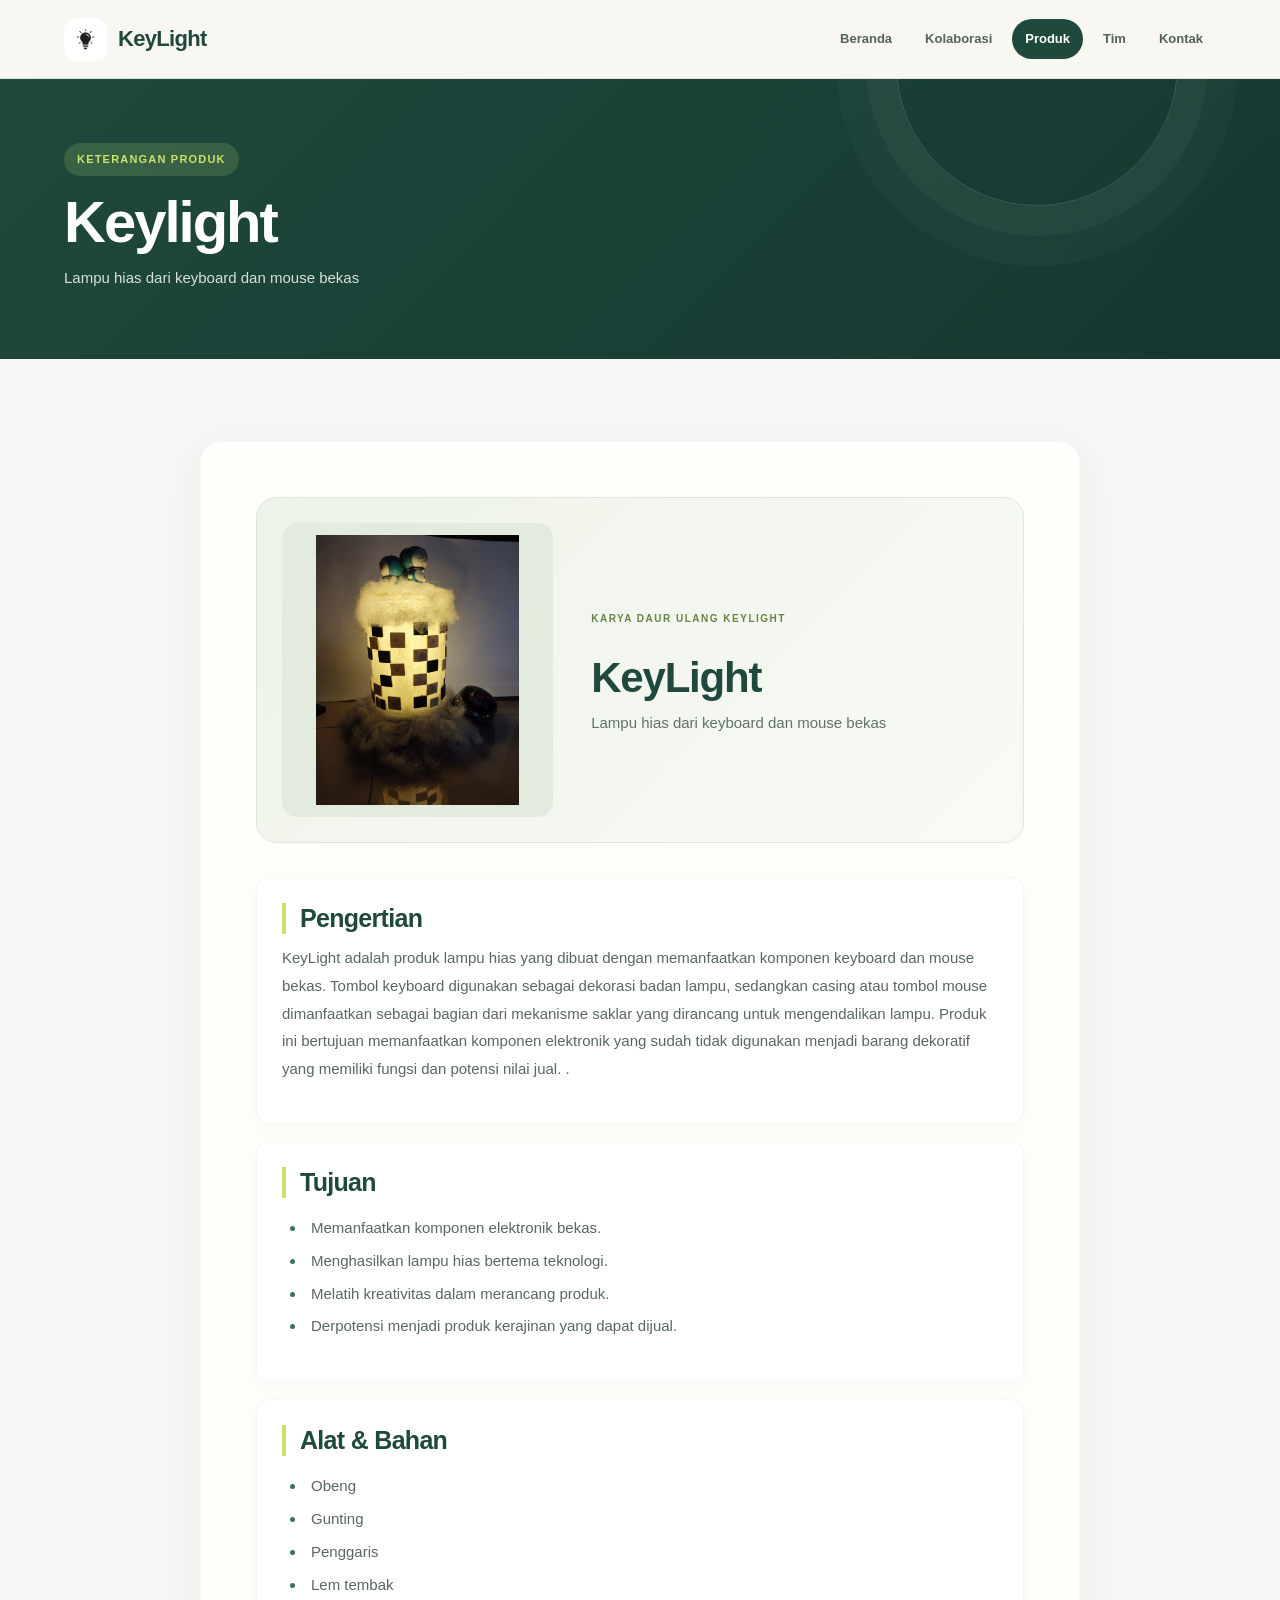
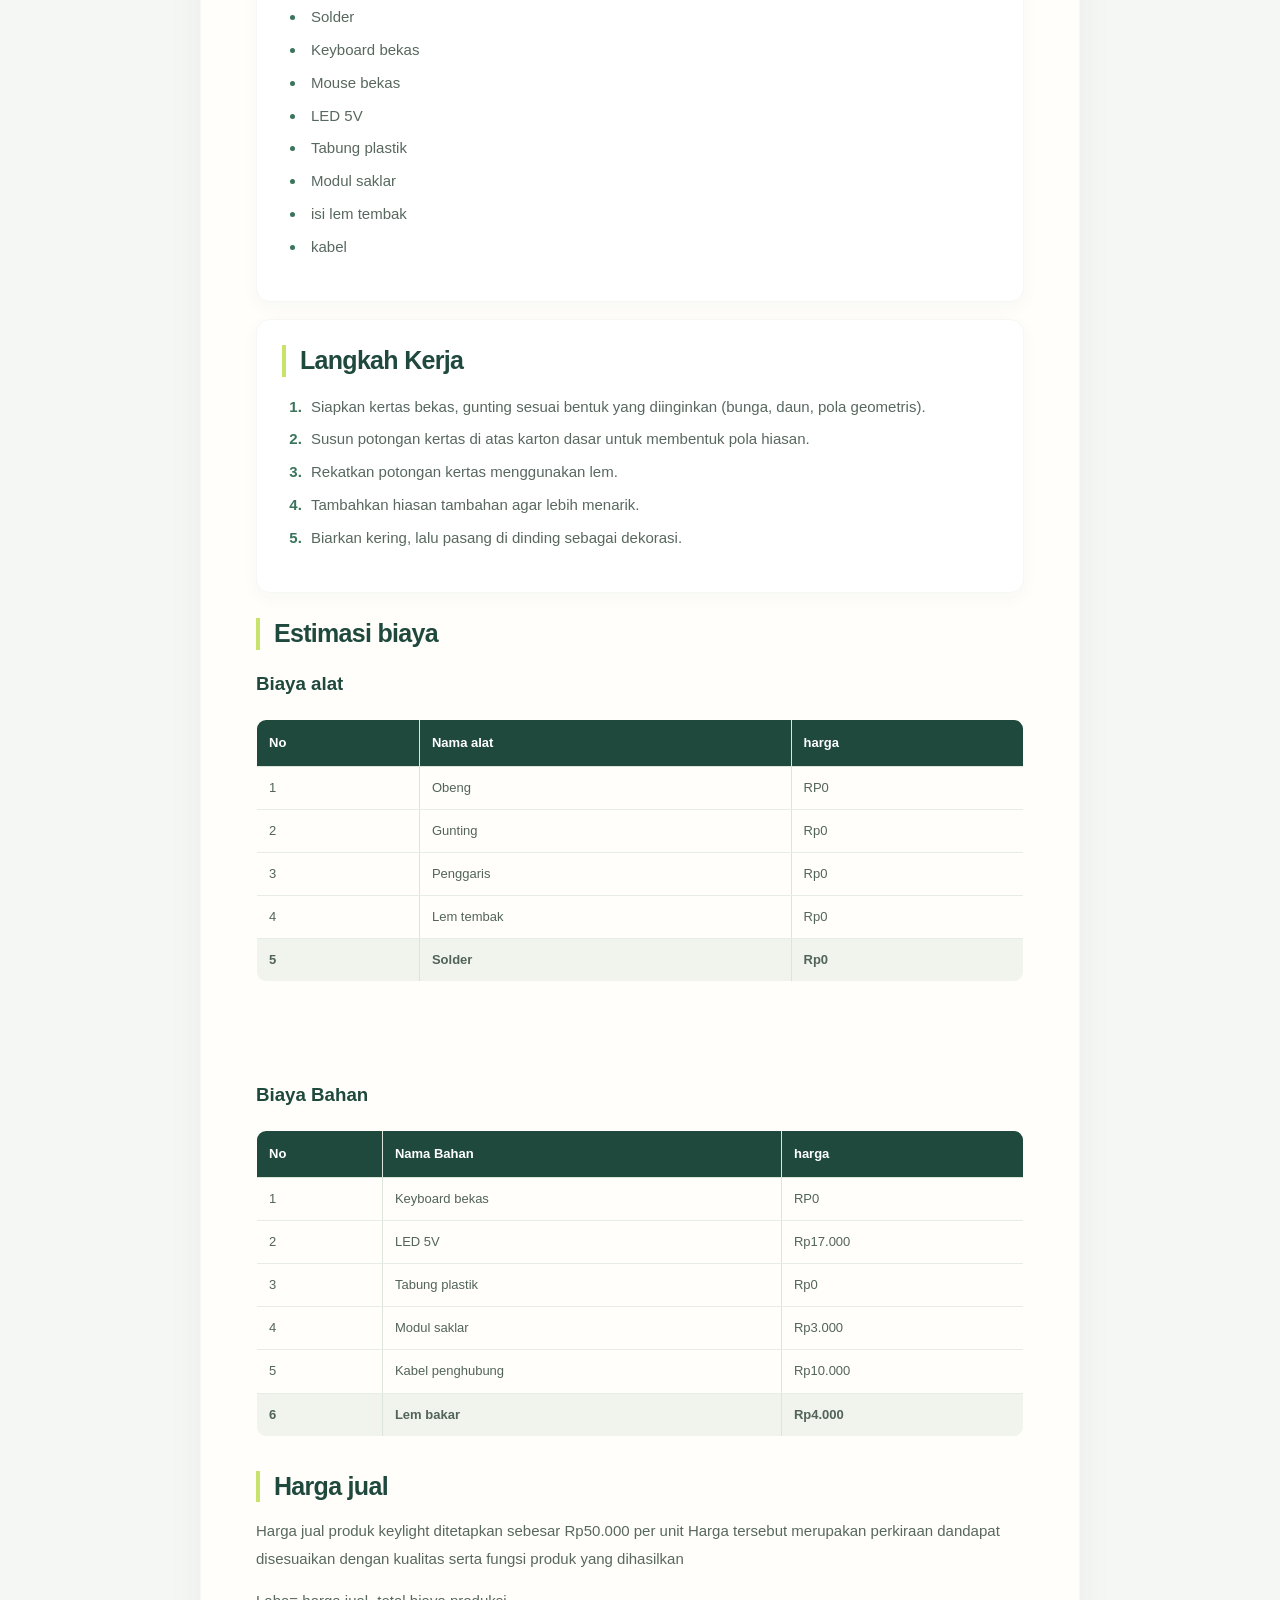
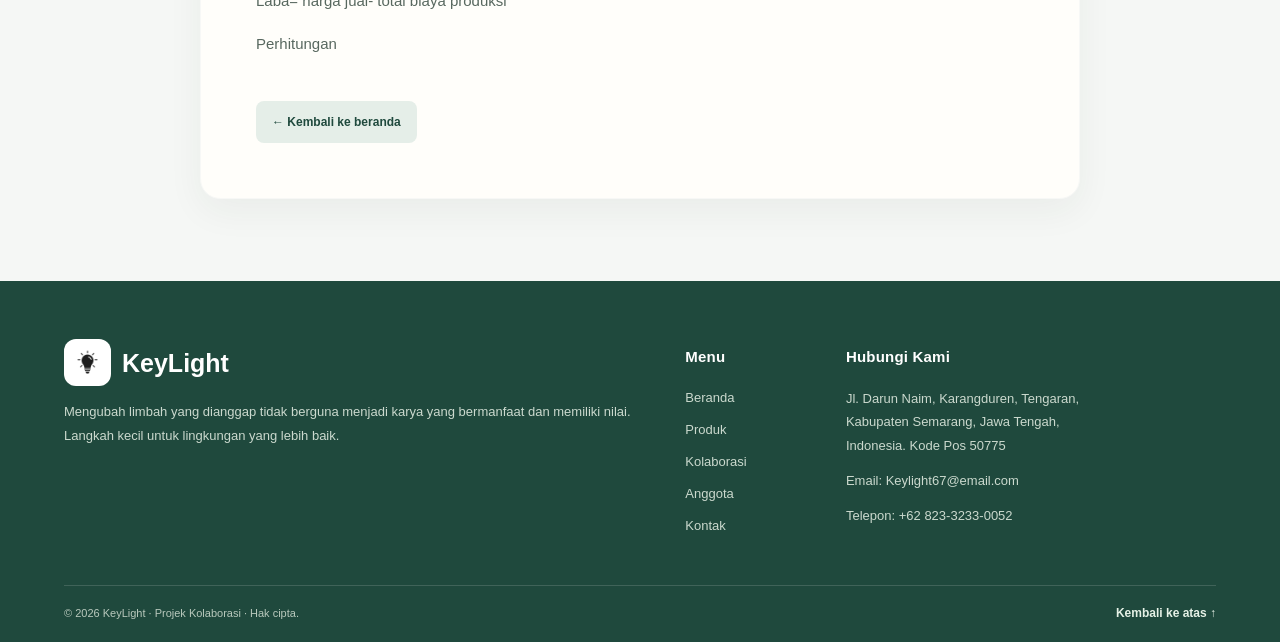
<file: Keylight.html>
<!DOCTYPE html>
<html lang="id">

<head>
  <meta charset="UTF-8">
  <meta name="viewport" content="width=device-width, initial-scale=1.0">
  <meta name="theme-color" content="#1f493d">
  <title>KeyLight | KeyLight</title>
  <link rel="stylesheet" href="style.css">
</head>

<body id="top">
  <header class="site-header">
    <div class="container nav-wrap">
      <a class="brand" href="index.html">
        <img src="1761713173324.png" alt="Logo KeyLight">KeyLight</a>
      <nav class="nav">
        <a class="" href="index.html">Beranda</a>
        <a class="" href="index.html#kolaborasi">Kolaborasi</a>
        <a class="active" href="index.html#produk">Produk</a>
        <a class="" href="index.html#tim">Tim</a>
        <a class="" href="index.html#kontak">Kontak</a>
      </nav>
    </div>
  </header>
  <section class="page-hero">
    <div class="container"><span class="pill">Keterangan Produk</span>
      <h1>Keylight</h1>
      <p>Lampu hias dari keyboard dan mouse bekas</p>
    </div>
  </section>
  <main class="section">
    <div class="container article">
      <header class="product-intro">
        <div class="product-intro-image"><img src="keyLight.jpeg" alt="KeyLight - Lampu hias dari keyboard dan mouse bekas"></div>
        <div class="product-intro-copy"><span class="product-eyebrow">KARYA DAUR ULANG KEYLIGHT</span><h2>KeyLight</h2><p>Lampu hias dari keyboard dan mouse bekas</p></div>
      </header>

      <div class="container">
        <div class="card">
          <h2>Pengertian</h2>
          <p>KeyLight adalah produk lampu hias yang dibuat dengan memanfaatkan komponen keyboard dan mouse bekas.
            Tombol keyboard digunakan sebagai dekorasi badan lampu, sedangkan casing atau tombol mouse dimanfaatkan
            sebagai
            bagian dari mekanisme saklar yang dirancang untuk mengendalikan lampu.
            Produk ini bertujuan memanfaatkan komponen elektronik yang sudah tidak digunakan menjadi barang dekoratif
            yang
            memiliki fungsi dan potensi nilai jual.
            .</p>
        </div>

        <div class="card">
          <h2>Tujuan</h2>
          <ul>
            <li>Memanfaatkan komponen elektronik bekas.</li>
            <li>Menghasilkan lampu hias bertema teknologi.</li>
            <li>Melatih kreativitas dalam merancang produk.</li>
            <li>Derpotensi menjadi produk kerajinan yang dapat dijual.</li>
        </div>

        <div class="card">
          <h2>Alat & Bahan</h2>
          <ul>
            <li>Obeng</li>
            <li>Gunting</li>
            <li>Penggaris</li>
            <li>Lem tembak</li>
            <li>Solder</li>
            <li>Keyboard bekas</li>
            <li>Mouse bekas</li>
            <li>LED 5V</li>
            <li>Tabung plastik</li>
            <li>Modul saklar</li>
            <li>isi lem tembak</li>
            <li>kabel</li>

          </ul>
        </div>

        <div class="card">
          <h2>Langkah Kerja</h2>
          <ol>
            <li>Siapkan kertas bekas, gunting sesuai bentuk yang diinginkan (bunga, daun, pola geometris).</li>
            <li>Susun potongan kertas di atas karton dasar untuk membentuk pola hiasan.</li>
            <li>Rekatkan potongan kertas menggunakan lem.</li>
            <li>Tambahkan hiasan tambahan agar lebih menarik.</li>
            <li>Biarkan kering, lalu pasang di dinding sebagai dekorasi.</li>
          </ol>
        </div>

        
          <h2>Estimasi biaya</h2>
          <h3>Biaya alat</h3>
          <table border="1">
            <thead>
              <th>No</th>
              <th>Nama alat</th>
              <th>harga</th>
            </thead>
            <tbody>
              <tr>
                <td>1</td>
                <td>Obeng</td>
                <td>RP0</td>
              </tr>
              <tr>
                <td>2</td>
                <td>Gunting</td>
                <td>Rp0</td>
              </tr>
              <tr>
                <td>3</td>
                <td>Penggaris</td>
                <td>Rp0</td>
              </tr>
              <tr>
                <td>4</td>
                <td>Lem tembak</td>
                <td>Rp0</td>
              </tr>

              <tr>
                <td>5</td>
                <td>Solder</td>
                <td>Rp0</td>
              </tr>
            </tbody>
          </table>

          <br><br>
          <h3>Biaya Bahan</h3>
          <table border="1">
             <thead>
              <th>No</th>
              <th>Nama Bahan</th>
              <th>harga</th>
            </thead>
            <tbody>
              <tr>
                <td>1</td>
                <td>Keyboard bekas</td>
                <td>RP0</td>
              </tr>
              <tr>
                <td>2</td>
                <td>LED 5V</td>
                <td>Rp17.000</td>
              </tr>
              <tr>
                <td>3</td>
                <td>Tabung plastik</td>
                <td>Rp0</td>
              </tr>
              <tr>
                <td>4</td>
                <td>Modul saklar</td>
                <td>Rp3.000</td>
              </tr>
              <tr>
                <td>5</td>
                <td>Kabel penghubung</td>
                <td>Rp10.000</td>
              </tr>
               <tr>
                <td>6</td>
                <td>Lem bakar</td>
                <td>Rp4.000</td>
              </tr>
            </tbody>
          </table>
          <h2>Harga jual</h2>
          <p>Harga jual produk keylight ditetapkan sebesar Rp50.000 per unit
            Harga tersebut merupakan perkiraan dandapat disesuaikan dengan kualitas serta fungsi produk yang
            dihasilkan
          </p>
          <p>Laba= harga jual- total biaya produksi</p>
          <p>Perhitungan</p>
            
          
      </div>
      <a class="back" href="index.html">← Kembali ke beranda</a>
    </div>
  </main>
   <!-- FOOTER -->
  <footer class="site-footer">

    <div class="container footer-main">

      <div class="footer-brand">

        <a class="footer-logo" href="index.html">
          <img src="1761713173324.png" alt="Logo KeyLight">
          <span>KeyLight</span>
        </a>

        <p>
          Mengubah limbah yang dianggap tidak berguna
          menjadi karya yang bermanfaat dan memiliki nilai.
          Langkah kecil untuk lingkungan yang lebih baik.
        </p>


      </div>


      <div class="footer-column">
        <h3>Menu</h3>
        <a href="index.html">Beranda</a>
        <a href="index.html#produk">Produk</a>
        <a href="index.html#kolaborasi">Kolaborasi</a>
        <a href="index.html#tim">Anggota</a>
        <a href="index.html#kontak">Kontak</a>
      </div>

      <div class="footer-column footer-contact">
        <h3>Hubungi Kami</h3>

        <p>
          Jl. Darun Naim, Karangduren, Tengaran,
          Kabupaten Semarang, Jawa Tengah, Indonesia.
          Kode Pos 50775
        </p>

        <p>Email: Keylight67@email.com</p>
        <p>Telepon: +62 823-3233-0052</p>
      </div>

    </div>


    <div class="container footer-bottom">

      <p>
        © 2026 KeyLight · Projek Kolaborasi · Hak cipta.
      </p>

      <a href="#top" class="back-top">
        Kembali ke atas ↑
      </a>

    </div>

  </footer>

</body>

</html>
</file>
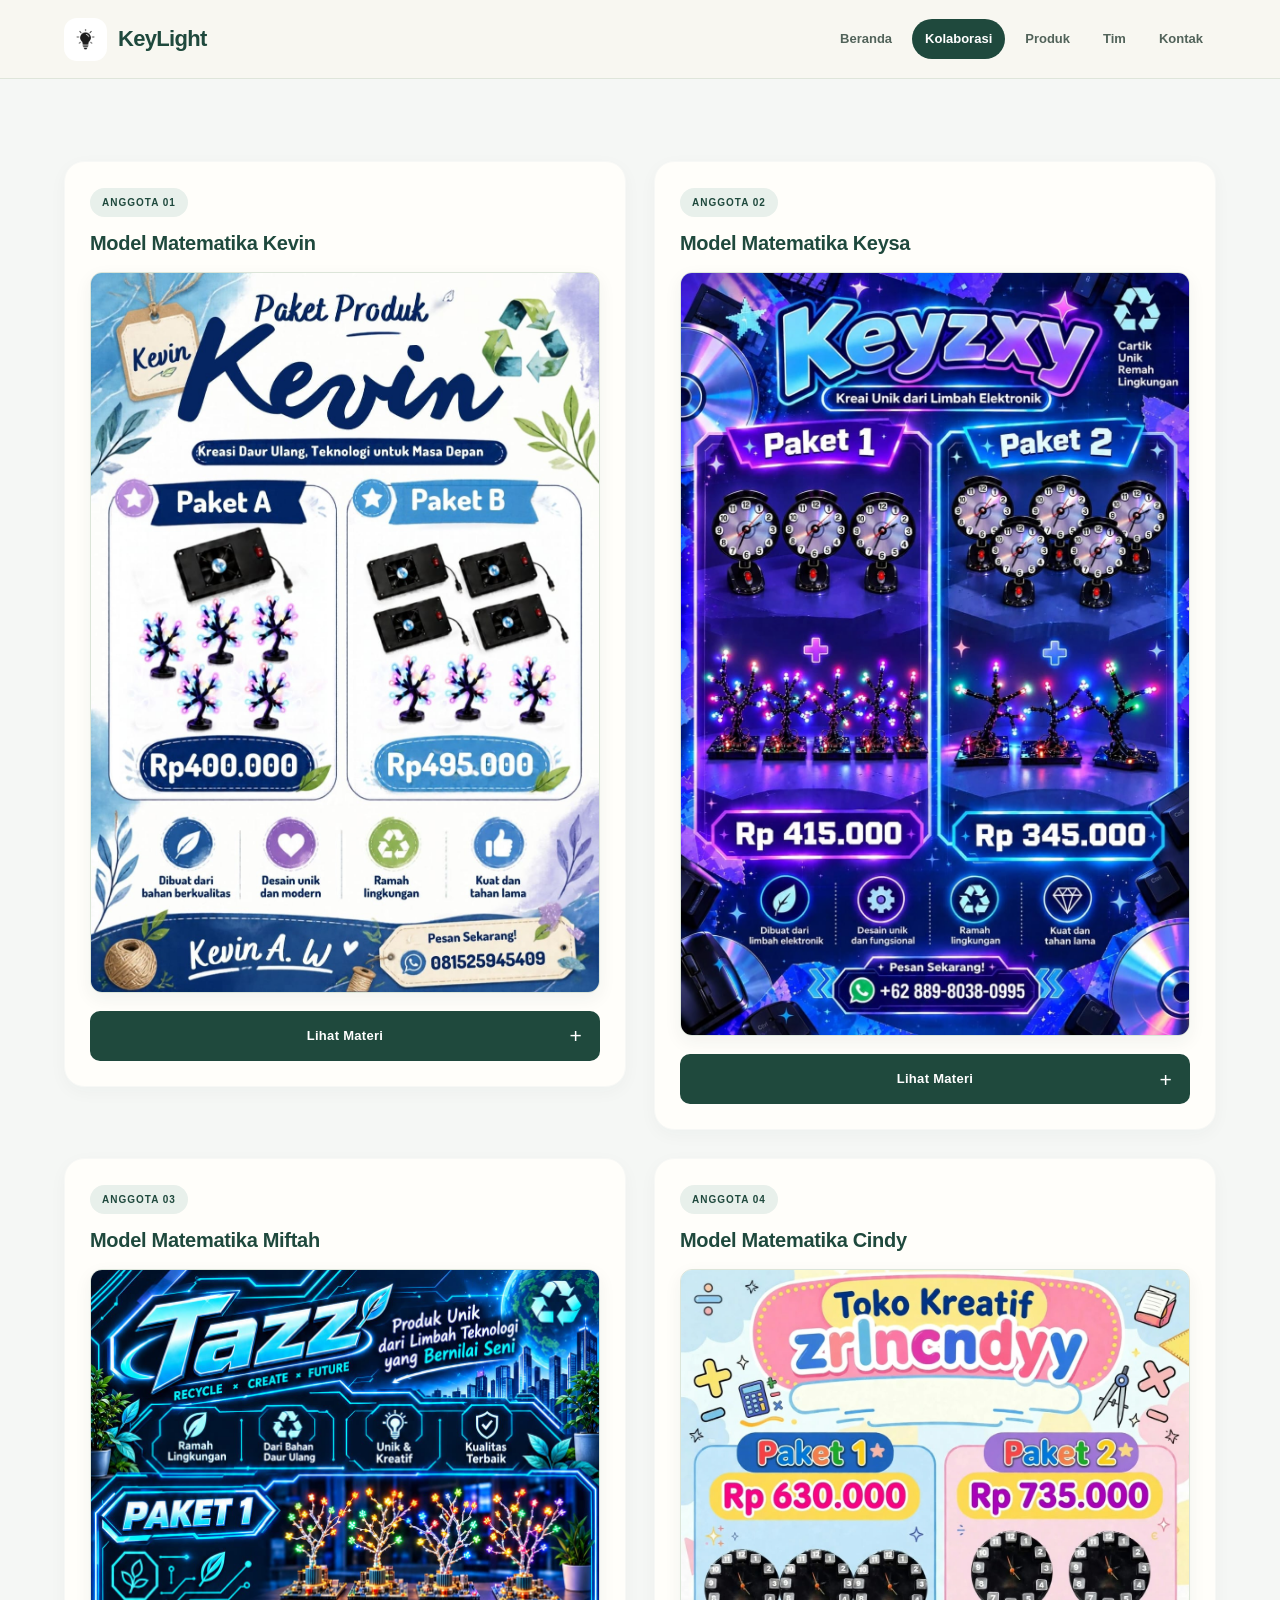
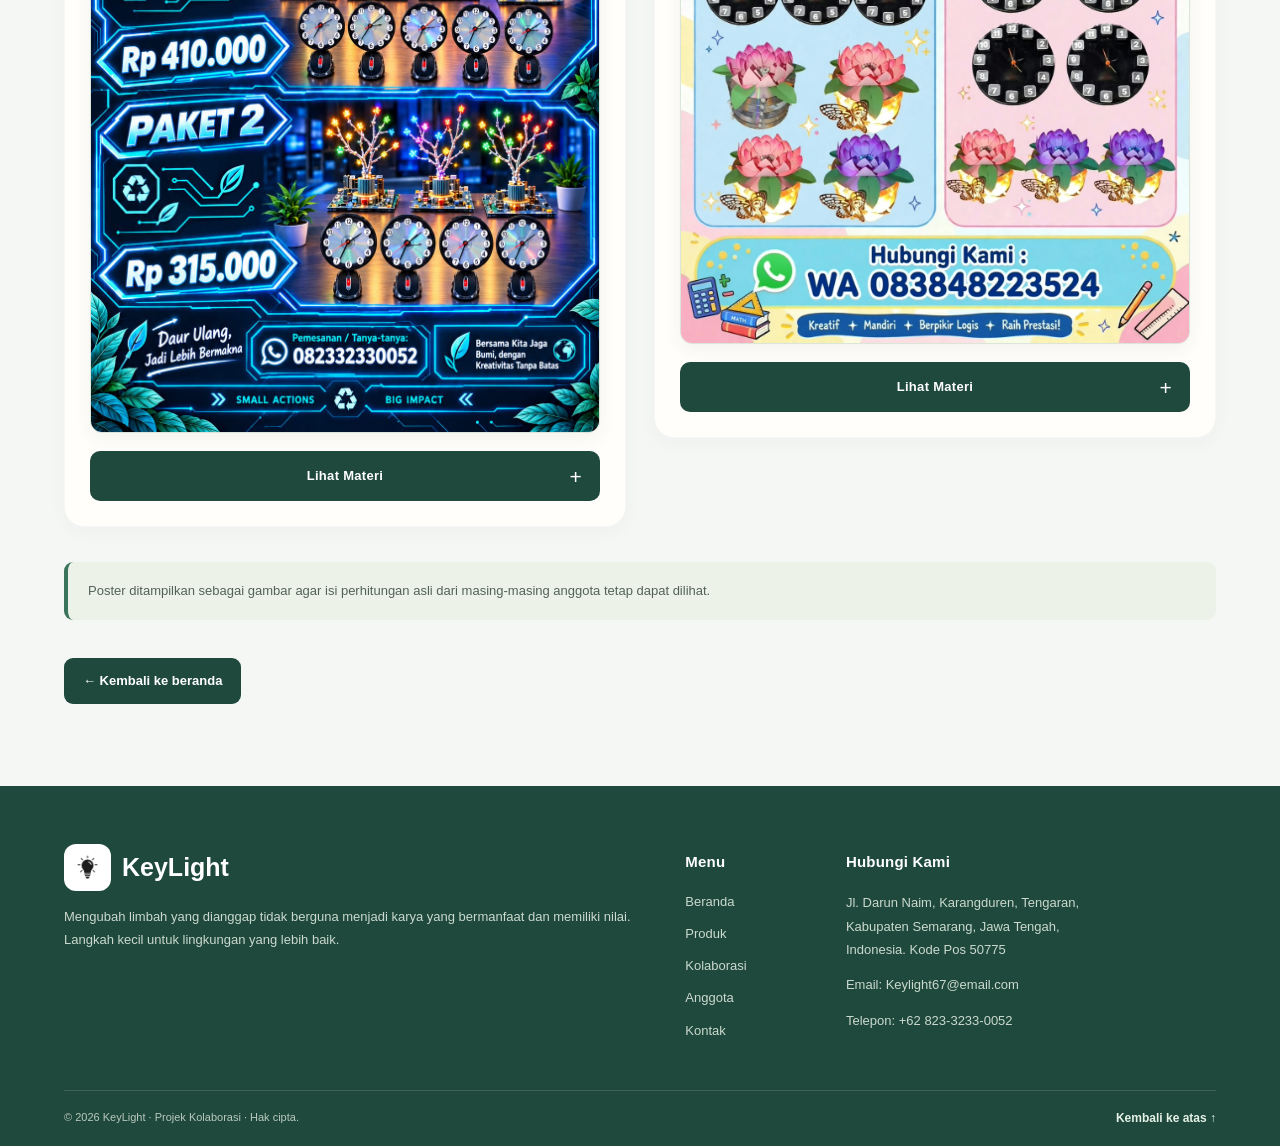
<file: materi-mtk.html>
<!DOCTYPE html>
<html lang="id">

<head>
    <meta charset="UTF-8">
    <meta name="viewport" content="width=device-width, initial-scale=1.0">
    <meta name="theme-color" content="#101b2d">
    <title>Materi Matematika | KeyLight</title>
    <link rel="stylesheet" href="style.css">
</head>

<body id="top" class="math-page">

    <!-- NAVBAR -->
    <header class="site-header">
        <div class="container nav-wrap">

            <a class="brand" href="index.html">
                <img src="1761713173324.png" alt="Logo KeyLight">
                KeyLight
            </a>

            <nav class="nav">
                <a href="index.html">Beranda</a>
                <a class="active" href="index.html#kolaborasi">Kolaborasi</a>
                <a href="index.html#produk">Produk</a>
                <a href="index.html#tim">Tim</a>
                <a href="index.html#kontak">Kontak</a>
            </nav>

        </div>
    </header>

<!-- MAIN CONTENT -->
<main class="section">
    <div class="container">

        <div class="cards">

            <!-- KEVIN -->
            <article class="card">
                <div class="card-body">
                    <span class="member-label">ANGGOTA 01</span>
                    <h3>Model Matematika Kevin</h3>

                    <img src="Flayer cindy.jpeg" alt="Poster Kevin" class="poster">

                    <details class="materi">
                        <summary>Lihat Materi</summary>

                        <div class="math-content">
                            <h4>Variabel</h4>
                            <p>
                                x = Harga satu buah kipas angin smart<br>
                                y = Harga satu buah Reglow Tree
                            </p>

                            <h4>Persamaan</h4>
                            <div class="equation">
                                x + 5y = 400.000<br>
                                4x + 3y = 495.000
                            </div>

                            <h4>Metode Campuran</h4>

                            <strong>1. Eliminasi</strong>
                            <div class="equation">
                                x + 5y = 400.000 | ×3<br>
                                4x + 3y = 495.000 | ×5
                                <hr>
                                3x + 15y = 1.200.000<br>
                                20x + 15y = 2.475.000
                                <hr>
                                -17x = -1.275.000<br>
                                17x = 1.275.000<br>
                                <b>x = 75.000</b>
                            </div>

                            <strong>2. Substitusi</strong>
                            <div class="equation">
                                x + 5y = 400.000<br>
                                75.000 + 5y = 400.000<br>
                                5y = 400.000 - 75.000<br>
                                5y = 325.000<br>
                                y = 325.000 : 5<br>
                                <b>y = 65.000</b>
                            </div>

                            <div class="result">
                                <strong>Kesimpulan</strong>
                                <p>
                                    Jadi, harga satu kipas angin smart
                                    adalah Rp75.000 dan harga satu
                                    Reglow Tree adalah Rp65.000.
                                </p>
                            </div>
                        </div>
                    </details>
                </div>
            </article>


            <!-- KEYSA -->
            <article class="card">
                <div class="card-body">
                    <span class="member-label">ANGGOTA 02</span>
                    <h3>Model Matematika Keysa</h3>

                    <img class="poster"
                         src="Refisi Flayer Keysa.jpeg"
                         alt="Poster matematika Keysa">

                    <details class="materi">
                        <summary>Lihat Materi</summary>

                        <div class="math-content">
                            <h4>Variabel</h4>
                            <p>
                                x = Harga satu Lumiclock<br>
                                y = Harga satu Reglow Tree
                            </p>

                            <h4>Persamaan</h4>
                            <div class="equation">
                                3x + 5y = 415.000<br>
                                5x + 3y = 345.000
                            </div>

                            <h4>Metode Campuran</h4>

                            <strong>1. Eliminasi</strong>
                            <div class="equation">
                                3x + 5y = 415.000 | ×3<br>
                                5x + 3y = 345.000 | ×5
                                <hr>
                                9x + 15y = 1.245.000<br>
                                25x + 15y = 1.725.000
                                <hr>
                                -16x = -480.000<br>
                                x = 480.000:16<br>
                                <b>x = 30.000</b>
                            </div>

                            <strong>2. Substitusi</strong>
                            <div class="equation">
                                3x + 5y = 415.000<br>
                                3(30.000) + 5y = 415.000<br>
                                90.000 + 5y = 415.000<br>
                                5y = 415.000 - 90.000<br>
                                y = 325.000 : 5<br>
                                <b>y = 65.000</b>
                            </div>

                            <div class="result">
                                <strong>Kesimpulan</strong>
                                <p>
                                    Jadi, harga satu lumiclock
                                    adalah Rp30.000 dan harga satu
                                   reglow tree adalah Rp65.000.
                                </p>
                            </div>
                        </div>
                    </details>
                </div>
            </article>


            <!-- MIFTAH -->
            <article class="card">
                <div class="card-body">
                    <span class="member-label">ANGGOTA 03</span>
                    <h3>Model Matematika Miftah</h3>

                    <img class="poster"
                         src="Refisi Flayer Miftahul.jpeg"
                         alt="Poster matematika Miftah">

                    <details class="materi">
                        <summary>Lihat Materi</summary>

                        <div class="math-content">
                            <h4>Variabel</h4>
                            <p>
                                x = Harga satu reglow tree <br>
                                y = Harga satu buah Lummiclock
                            </p>

                            <h4>Persamaan</h4>
                            <div class="equation">
                                4x + 5y = 410.000<br>
                                3x + 4y = 315.000
                            </div>

                            <h4>Metode Campuran</h4>

                            <strong>1. Eliminasi</strong>
                            <div class="equation">
                                4x + 5y = 410.000 | ×4<br>
                                3x + 4y = 315.000 | ×5
                                <hr>
                                16x + 20y = 1.640.000<br>
                                15x + 20y = 1.575.000
                                <hr>
                                1x = 65.000<br>
                                x = 65.000 : 1<br>
                                <b>x = 65.000</b>
                            </div>

                            <strong>2. Substitusi</strong>
                            <div class="equation">
                                4x + 5y = 410.000<br>
                                4(65.000) + 5y = 410.000<br>
                                260.000 + 5y = 410.000<br>
                                
                                5y = 410.000 - 260.000<br>
                                5y = 150.000<br>
                                y = 150.000 : 5<br>
                                <b>y = 30.000</b>
                            </div>

                            <div class="result">
                                <strong>Kesimpulan</strong>
                                <p>
                                    Jadi, harga reglow tree
                                    keyboard adalah Rp65.000 dan harga
                                    satu buah LumiClock Lamp adalah Rp30.000.
                                </p>
                            </div>
                        </div>
                    </details>
                </div>
            </article>


            <!-- CINDY -->
            <article class="card">
                <div class="card-body">
                    <span class="member-label">ANGGOTA 04</span>
                    <h3>Model Matematika Cindy</h3>

                    <img class="poster"
                         src="Refisi Flayer Cindy.jpeg"
                         alt="Poster matematika Cindy">

                    <details class="materi">
                        <summary>Lihat Materi</summary>

                        <div class="math-content">
                            <h4>Variabel</h4>
                            <p>
                                x = Harga satu keydound clock<br>
                                y = Harga satu Ecolotus lamp
                            </p>

                            <h4>Persamaan</h4>
                            <div class="equation">
                               3x + 4y = 630.000<br>
                               4x + 3y = 735.000
                            </div>

                            <h4>Metode Campuran</h4>

                            <strong>1. Eliminasi</strong>
                            <div class="equation">
                                3x + 4y = 630.000 | ×3<br>
                                4x + 3y = 735.000 | ×4
                                <hr>
                                9x + 12y = 1890.000<br>
                                16x + 12y = 2.940.000
                                <hr>
                                -7x = -1.050.000<br>
                                7x = 1.050.000<br>
                                <b>x = 1.050.000 : 7 <br>
                                    x = 150.000
                                </b>
                            </div>

                            <strong>2. Substitusi</strong>
                            <div class="equation">
                                3x + 4y = 630.000<br>
                                3(150.000) + 4y = 630.000<br>
                                450.000 + 4y =630.000
                                4y = 630.000 - 450.000<br>
                                4y = 180.000<br>
                                y = 180.000 : 4<br>
                                <b>y = 45.000</b>
                            </div>

                            <div class="result">
                                <strong>Kesimpulan</strong>
                                <p>
                                    Jadi, harga keysound clock
                                    adalah Rp150.000 dan harga satu
                                    Ecolotus lamp adalah Rp45.000.
                                </p>
                            </div>
                        </div>
                    </details>
                </div>
            </article>

        </div>

        <p class="note">
            Poster ditampilkan sebagai gambar agar isi perhitungan
            asli dari masing-masing anggota tetap dapat dilihat.
        </p>

        <a class="back" href="index.html#kolaborasi">
            ← Kembali ke beranda
        </a>

    </div>
</main>

   <!-- FOOTER -->
  <footer class="site-footer">

    <div class="container footer-main">

      <div class="footer-brand">

        <a class="footer-logo" href="index.html">
          <img src="1761713173324.png" alt="Logo KeyLight">
          <span>KeyLight</span>
        </a>

        <p>
          Mengubah limbah yang dianggap tidak berguna
          menjadi karya yang bermanfaat dan memiliki nilai.
          Langkah kecil untuk lingkungan yang lebih baik.
        </p>


      </div>


      <div class="footer-column">
        <h3>Menu</h3>
        <a href="index.html">Beranda</a>
        <a href="index.html#produk">Produk</a>
        <a href="index.html#kolaborasi">Kolaborasi</a>
        <a href="index.html#tim">Anggota</a>
        <a href="index.html#kontak">Kontak</a>
      </div>

      <div class="footer-column footer-contact">
        <h3>Hubungi Kami</h3>

        <p>
          Jl. Darun Naim, Karangduren, Tengaran,
          Kabupaten Semarang, Jawa Tengah, Indonesia.
          Kode Pos 50775
        </p>

        <p>Email: Keylight67@email.com</p>
        <p>Telepon: +62 823-3233-0052</p>
      </div>

    </div>


    <div class="container footer-bottom">

      <p>
        © 2026 KeyLight · Projek Kolaborasi · Hak cipta.
      </p>

      <a href="#top" class="back-top">
        Kembali ke atas ↑
      </a>

    </div>

  </footer>

  </body>
</html>
</file>
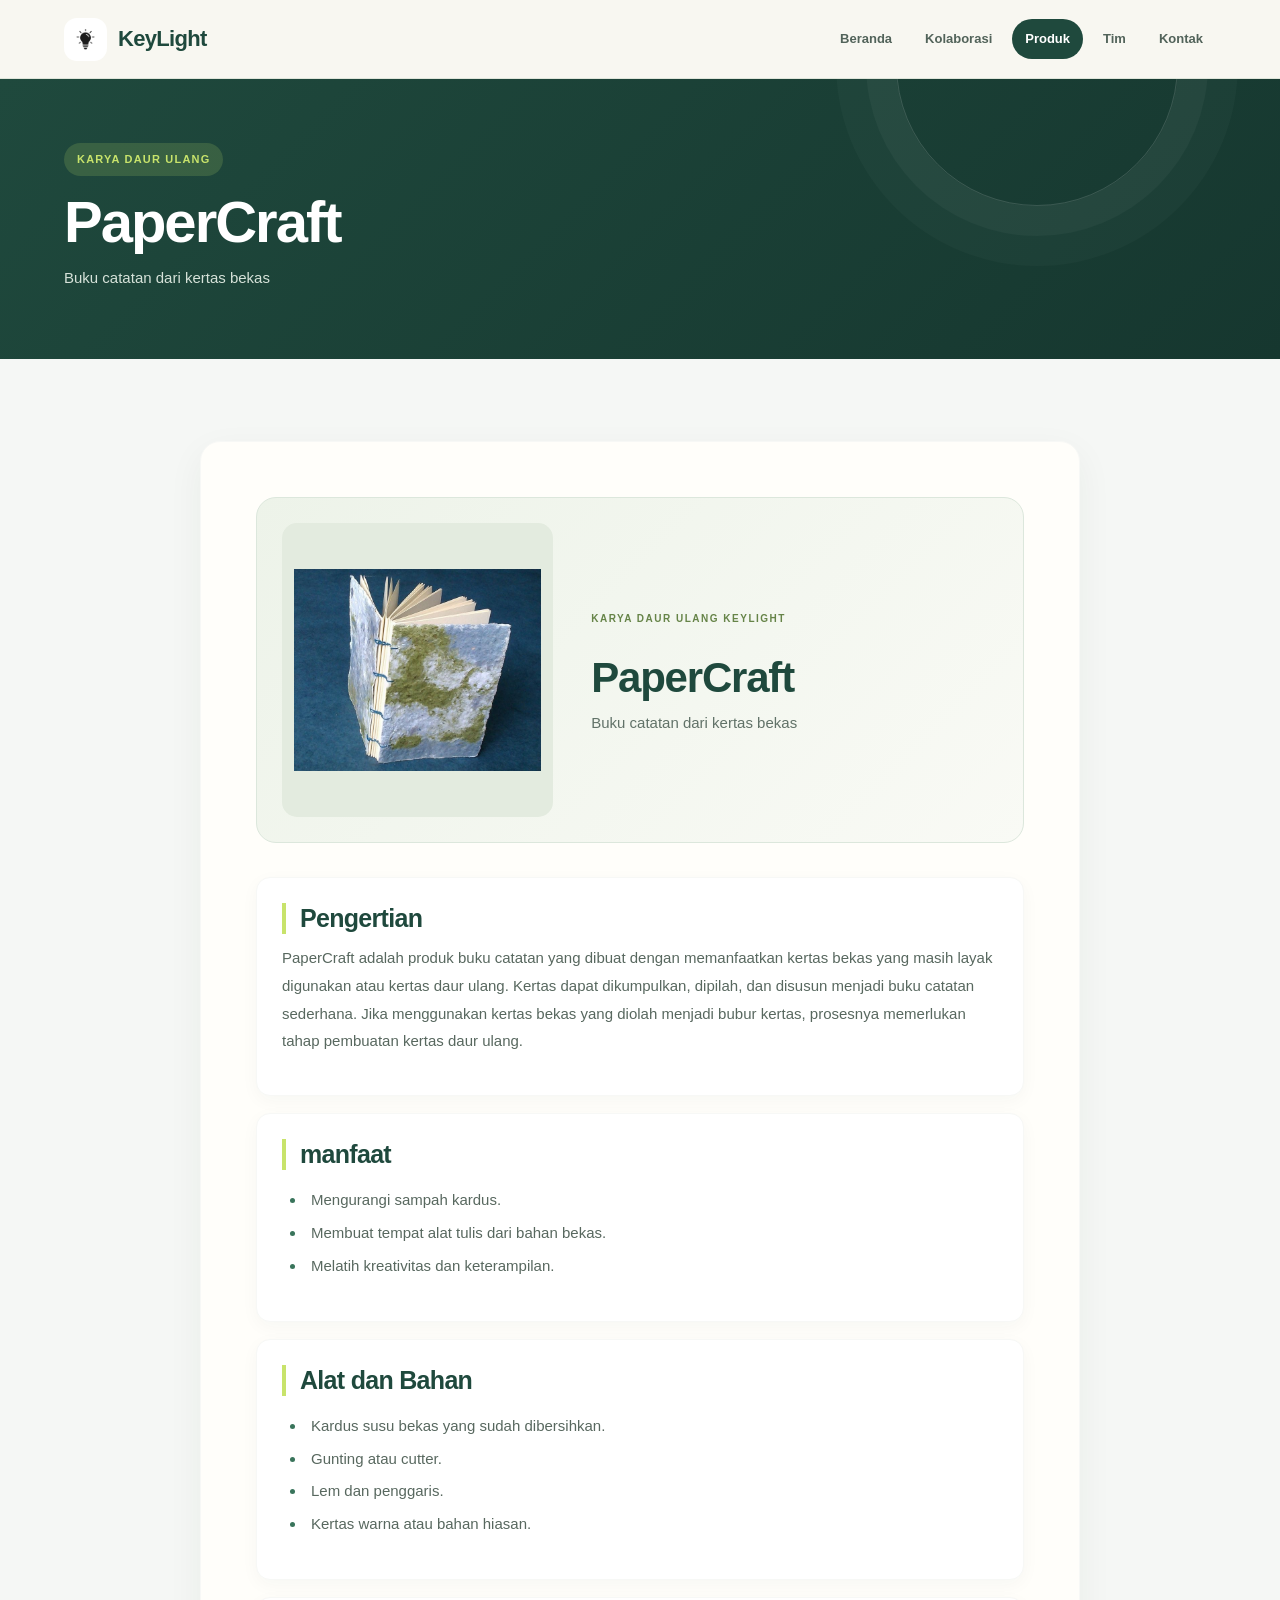
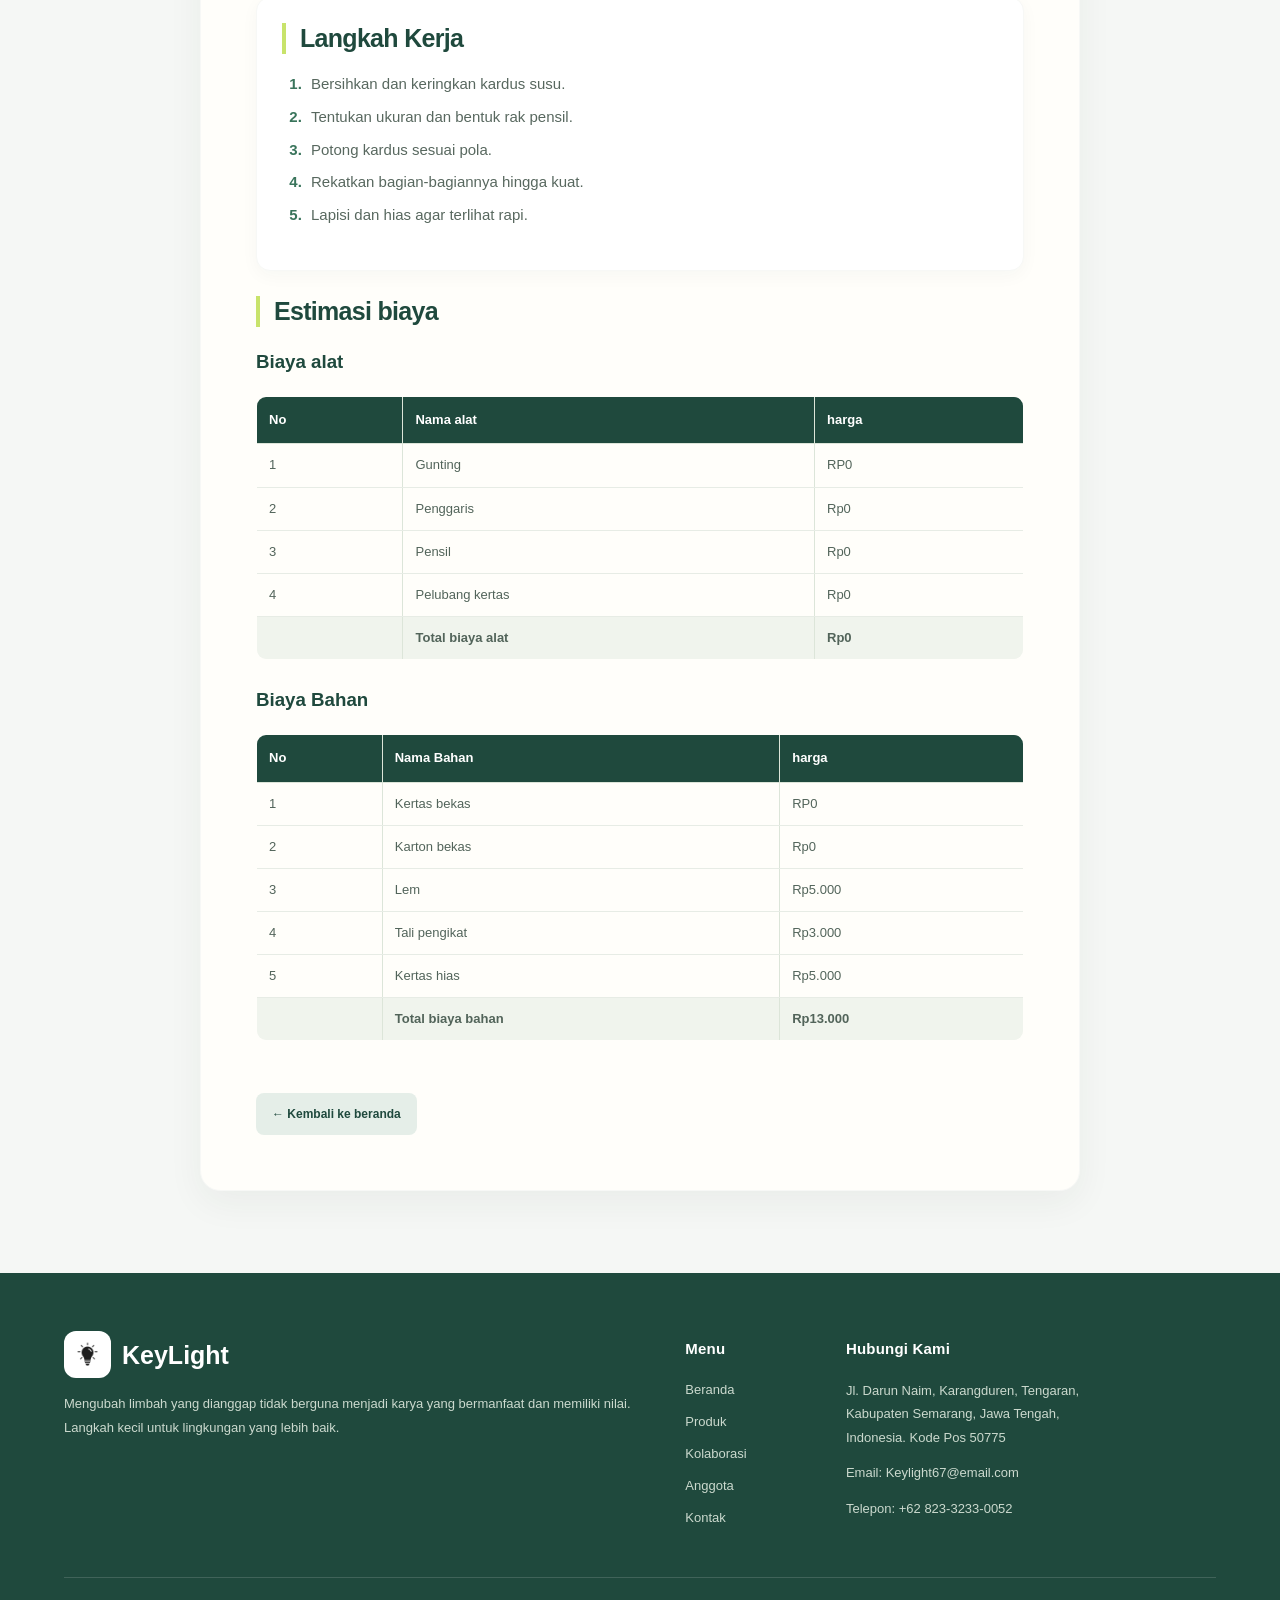
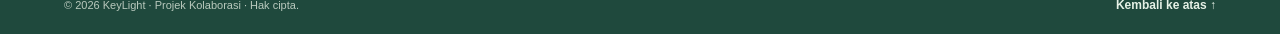
<file: papercraf.html>
<!DOCTYPE html>
<html lang="id">

<head>
  <meta charset="UTF-8">
  <meta name="viewport" content="width=device-width, initial-scale=1.0">
  <meta name="theme-color" content="#1f493d">
  <title>PaperCraft | KeyLight</title>
  <link rel="stylesheet" href="style.css">
</head>

<body id="top">
  <header class="site-header">
    <div class="container nav-wrap"><a class="brand" href="index.html"><img src="1761713173324.png"
          alt="Logo KeyLight">KeyLight</a>
      <nav class="nav"><a class="" href="index.html">Beranda</a>
        <a class="" href="index.html#kolaborasi">Kolaborasi</a>
        <a class="active" href="index.html#produk">Produk</a>
        <a class="" href="index.html#tim">Tim</a>
        <a class="" href="index.html#kontak">Kontak</a>
      </nav>
    </div>
  </header>
  <section class="page-hero">
    <div class="container"><span class="pill">KARYA DAUR ULANG</span>
      <h1>PaperCraft</h1>
      <p>Buku catatan dari kertas bekas</p>
    </div>
  </section>
  <main class="section">
    <div class="container article">
      <header class="product-intro">
        <div class="product-intro-image"><img src="buku.jpeg" alt="PaperCraft - Buku catatan dari kertas bekas"></div>
        <div class="product-intro-copy"><span class="product-eyebrow">KARYA DAUR ULANG KEYLIGHT</span><h2>PaperCraft</h2><p>Buku catatan dari kertas bekas</p></div>
      </header>

      <div class="container">
        <div class="card">

          <h2>Pengertian</h2>
          <p>PaperCraft adalah produk buku catatan yang dibuat dengan memanfaatkan kertas bekas yang masih layak
            digunakan atau kertas daur ulang.
            Kertas dapat dikumpulkan, dipilah, dan disusun menjadi buku catatan sederhana. Jika menggunakan kertas bekas
            yang diolah menjadi bubur kertas, prosesnya memerlukan tahap pembuatan kertas daur ulang.</p>
        </div>
        <div class="card">
          <h2>manfaat</h2>
          <ul>
            <li>Mengurangi sampah kardus.</li>
            <li>Membuat tempat alat tulis dari bahan bekas.</li>
            <li>Melatih kreativitas dan keterampilan.</li>
          </ul>
        </div>
        <div class="card">
          <h2>Alat dan Bahan</h2>
          <ul>
            <li>Kardus susu bekas yang sudah dibersihkan.</li>
            <li>Gunting atau cutter.</li>
            <li>Lem dan penggaris.</li>
            <li>Kertas warna atau bahan hiasan.</li>
          </ul>
        </div>
        <div class="card">
          <h2>Langkah Kerja</h2>
          <ol>
            <li>Bersihkan dan keringkan kardus susu.</li>
            <li>Tentukan ukuran dan bentuk rak pensil.</li>
            <li>Potong kardus sesuai pola.</li>
            <li>Rekatkan bagian-bagiannya hingga kuat.</li>
            <li>Lapisi dan hias agar terlihat rapi.</li>
          </ol>
        </div>
        <div>
        <h2>Estimasi biaya</h2>
         <h3>Biaya alat</h3>
          <table border="1">
             <thead>
              <th>No</th>
              <th>Nama alat</th>
              <th>harga</th>
            </thead>
            <tbody>
              <tr>
                <td>1</td>
                <td>Gunting</td>
                <td>RP0</td>
              </tr>
              <tr>
                <td>2</td>
                <td>Penggaris</td>
                <td>Rp0</td>
              </tr>
              <tr>
                <td>3</td>
                <td>Pensil</td>
                <td>Rp0</td>
              </tr>
              <tr>
                <td>4</td>
                <td>Pelubang kertas</td>
                <td>Rp0</td>
              </tr>
              <tr>
                <td> </td>
                <td>Total biaya alat</td>
                <td>Rp0</td>
              </tr>
            </tbody>
            </table>
            
          <h3>Biaya Bahan</h3>
          <table border="1">
             <thead>
              <th>No</th>
              <th>Nama Bahan</th>
              <th>harga</th>
            </thead>
            <tbody>
              <tr>
                <td>1</td>
                <td>Kertas bekas</td>
                <td>RP0</td>
              </tr>
              <tr>
                <td>2</td>
                <td>Karton bekas</td>
                <td>Rp0</td>
              </tr>
              <tr>
                <td>3</td>
                <td>Lem</td>
                <td>Rp5.000</td>
              </tr>
              <tr>
                <td>4</td>
                <td>Tali pengikat</td>
                <td>Rp3.000</td>
              </tr>
              <tr>
                <td>5</td>
                <td>Kertas hias</td>
                <td>Rp5.000</td>
              </tr>
              <tr>
                <td> </td>
                <td>Total biaya bahan</td>
                <td>Rp13.000</td>
              </tr>
          </tbody>
          </table>
       </div>
      </div>
      <a class="back" href="index.html">← Kembali ke beranda</a>
    </div>
  </main>
<!-- FOOTER -->
  <footer class="site-footer">

    <div class="container footer-main">

      <div class="footer-brand">

        <a class="footer-logo" href="index.html">
          <img src="1761713173324.png" alt="Logo KeyLight">
          <span>KeyLight</span>
        </a>

        <p>
          Mengubah limbah yang dianggap tidak berguna
          menjadi karya yang bermanfaat dan memiliki nilai.
          Langkah kecil untuk lingkungan yang lebih baik.
        </p>


      </div>


      <div class="footer-column">
        <h3>Menu</h3>
        <a href="index.html">Beranda</a>
        <a href="index.html#produk">Produk</a>
        <a href="index.html#kolaborasi">Kolaborasi</a>
        <a href="index.html#tim">Anggota</a>
        <a href="index.html#kontak">Kontak</a>
      </div>

      <div class="footer-column footer-contact">
        <h3>Hubungi Kami</h3>

        <p>
          Jl. Darun Naim, Karangduren, Tengaran,
          Kabupaten Semarang, Jawa Tengah, Indonesia.
          Kode Pos 50775
        </p>

        <p>Email: Keylight67@email.com</p>
        <p>Telepon: +62 823-3233-0052</p>
      </div>

    </div>


    <div class="container footer-bottom">

      <p>
        © 2026 KeyLight · Projek Kolaborasi · Hak cipta.
      </p>

      <a href="#top" class="back-top">
        Kembali ke atas ↑
      </a>

    </div>

  </footer>

</body>

</html>
</file>
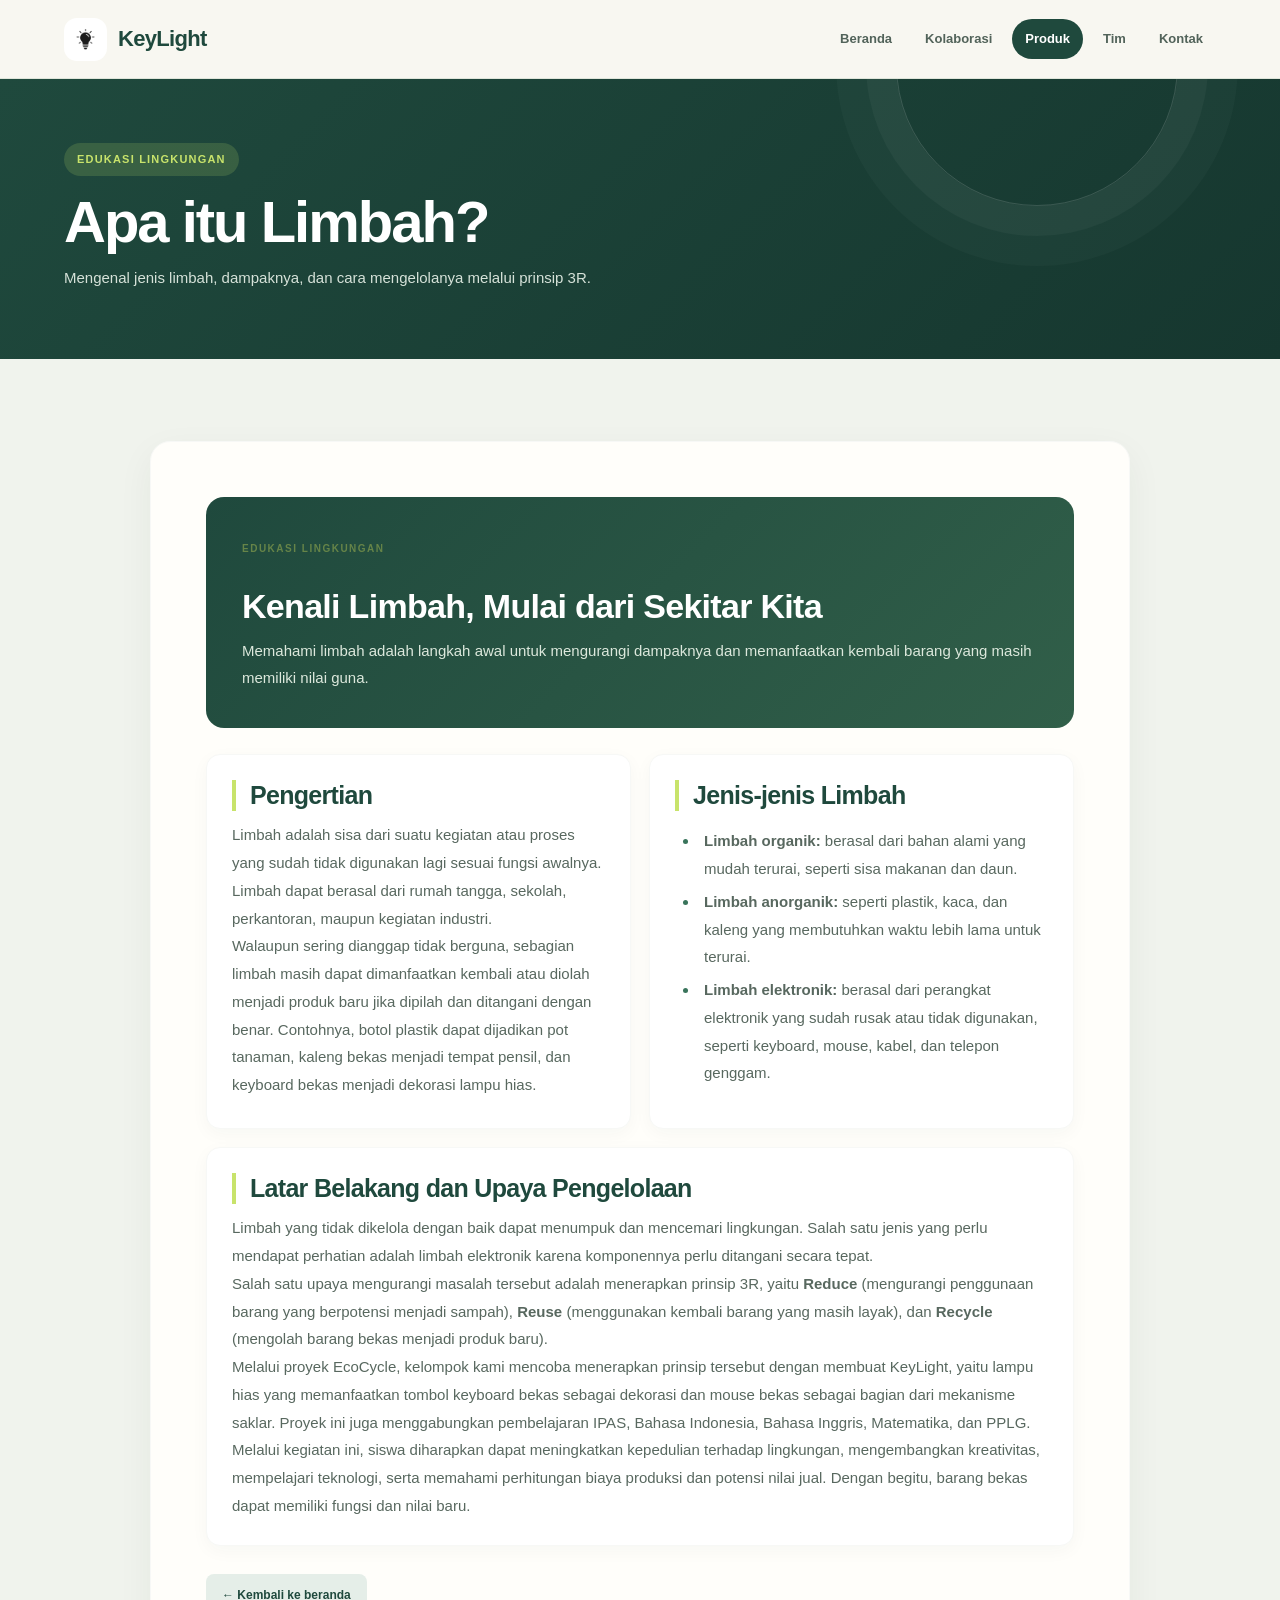
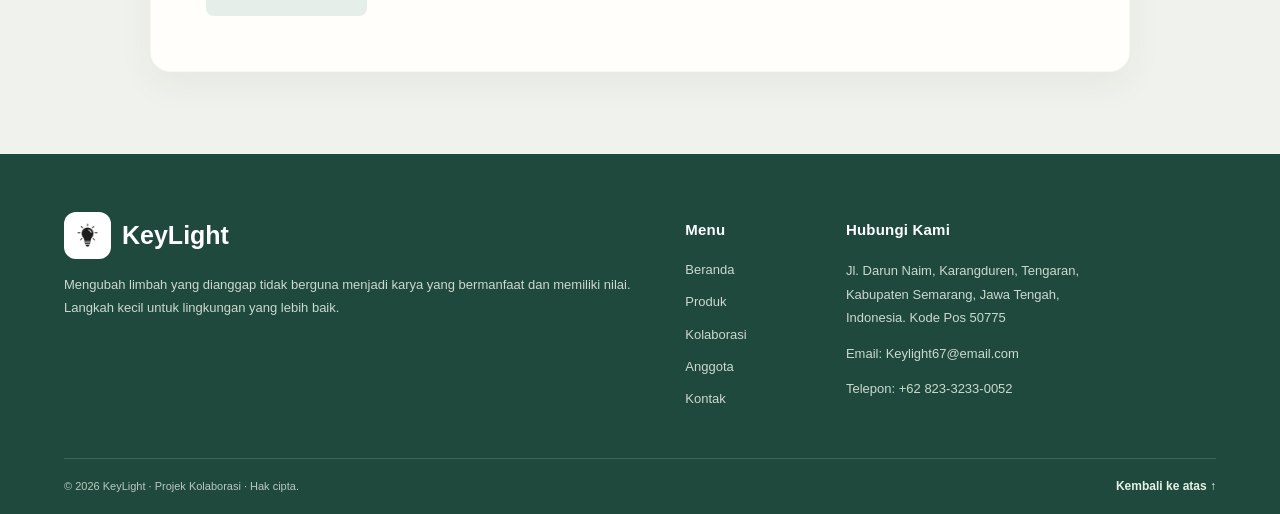
<file: Pengertian-limbah.html>
<!DOCTYPE html>
<html lang="id">

<head>
  <meta charset="UTF-8">
  <meta name="viewport" content="width=device-width, initial-scale=1.0">
  <meta name="theme-color" content="#1f493d">
  <title>Pengertian Limbah | KeyLight</title>
  <link rel="stylesheet" href="style.css">
</head>

<body id="top">
  <header class="site-header">
    <div class="container nav-wrap">
      <a class="brand" href="index.html">
        <img src="1761713173324.png" alt="Logo KeyLight">KeyLight</a>
      <nav class="nav">
        <a class="" href="index.html">Beranda</a>
        <a class="" href="index.html#kolaborasi">Kolaborasi</a>
        <a class="active" href="index.html#produk">Produk</a>
        <a class="" href="index.html#tim">Tim</a>
        <a class="" href="index.html#kontak">Kontak</a>
      </nav>
    </div>
  </header>
  <section class="page-hero">
    <div class="container"><span class="pill">EDUKASI LINGKUNGAN</span>
      <h1>Apa itu Limbah?</h1>
      <p>Mengenal jenis limbah, dampaknya, dan cara mengelolanya melalui prinsip 3R.</p>
    </div>
  </section>

  <main class="section waste-section">
    <div class="container">
      <article class="article waste-article">
        <div class="waste-lead"><span class="product-eyebrow">EDUKASI LINGKUNGAN</span><h2>Kenali Limbah, Mulai dari Sekitar Kita</h2><p>Memahami limbah adalah langkah awal untuk mengurangi dampaknya dan memanfaatkan kembali barang yang masih memiliki nilai guna.</p></div>
        <div class="waste-grid">
        <div class="card">
          <h2>Pengertian</h2>
          <p>Limbah adalah sisa dari suatu kegiatan atau proses yang sudah tidak digunakan lagi sesuai fungsi awalnya. Limbah dapat berasal dari rumah tangga, sekolah, perkantoran, maupun kegiatan industri.</p>
          <p>Walaupun sering dianggap tidak berguna, sebagian limbah masih dapat dimanfaatkan kembali atau diolah menjadi produk baru jika dipilah dan ditangani dengan benar. Contohnya, botol plastik dapat dijadikan pot tanaman, kaleng bekas menjadi tempat pensil, dan keyboard bekas menjadi dekorasi lampu hias.</p>
        </div>

        <div class="card">
          <h2>Jenis-jenis Limbah</h2>
          <ul>
            <li><strong>Limbah organik:</strong> berasal dari bahan alami yang mudah terurai, seperti sisa makanan dan daun.</li>
            <li><strong>Limbah anorganik:</strong> seperti plastik, kaca, dan kaleng yang membutuhkan waktu lebih lama untuk terurai.</li>
            <li><strong>Limbah elektronik:</strong> berasal dari perangkat elektronik yang sudah rusak atau tidak digunakan, seperti keyboard, mouse, kabel, dan telepon genggam.</li>
          </ul>
        </div>

        <div class="card">
          <h2>Latar Belakang dan Upaya Pengelolaan</h2>
          <p>Limbah yang tidak dikelola dengan baik dapat menumpuk dan mencemari lingkungan. Salah satu jenis yang perlu mendapat perhatian adalah limbah elektronik karena komponennya perlu ditangani secara tepat.</p>
          <p>Salah satu upaya mengurangi masalah tersebut adalah menerapkan prinsip 3R, yaitu <strong>Reduce</strong> (mengurangi penggunaan barang yang berpotensi menjadi sampah), <strong>Reuse</strong> (menggunakan kembali barang yang masih layak), dan <strong>Recycle</strong> (mengolah barang bekas menjadi produk baru).</p>
          <p>Melalui proyek EcoCycle, kelompok kami mencoba menerapkan prinsip tersebut dengan membuat KeyLight, yaitu lampu hias yang memanfaatkan tombol keyboard bekas sebagai dekorasi dan mouse bekas sebagai bagian dari mekanisme saklar. Proyek ini juga menggabungkan pembelajaran IPAS, Bahasa Indonesia, Bahasa Inggris, Matematika, dan PPLG.</p>
          <p>Melalui kegiatan ini, siswa diharapkan dapat meningkatkan kepedulian terhadap lingkungan, mengembangkan kreativitas, mempelajari teknologi, serta memahami perhitungan biaya produksi dan potensi nilai jual. Dengan begitu, barang bekas dapat memiliki fungsi dan nilai baru.</p>
        </div>

        </div>
        <a class="back" href="index.html#kolaborasi">← Kembali ke beranda</a>
      </article>
    </div>
  </main>
<!-- FOOTER -->
  <footer class="site-footer">

    <div class="container footer-main">

      <div class="footer-brand">

        <a class="footer-logo" href="index.html">
          <img src="1761713173324.png" alt="Logo KeyLight">
          <span>KeyLight</span>
        </a>

        <p>
          Mengubah limbah yang dianggap tidak berguna
          menjadi karya yang bermanfaat dan memiliki nilai.
          Langkah kecil untuk lingkungan yang lebih baik.
        </p>


      </div>


      <div class="footer-column">
        <h3>Menu</h3>
        <a href="index.html">Beranda</a>
        <a href="index.html#produk">Produk</a>
        <a href="index.html#kolaborasi">Kolaborasi</a>
        <a href="index.html#tim">Anggota</a>
        <a href="index.html#kontak">Kontak</a>
      </div>

      <div class="footer-column footer-contact">
        <h3>Hubungi Kami</h3>

        <p>
          Jl. Darun Naim, Karangduren, Tengaran,
          Kabupaten Semarang, Jawa Tengah, Indonesia.
          Kode Pos 50775
        </p>

        <p>Email: Keylight67@email.com</p>
        <p>Telepon: +62 823-3233-0052</p>
      </div>

    </div>


    <div class="container footer-bottom">

      <p>
        © 2026 KeyLight · Projek Kolaborasi · Hak cipta.
      </p>

      <a href="#top" class="back-top">
        Kembali ke atas ↑
      </a>

    </div>

  </footer>

</body>

</html>
</file>
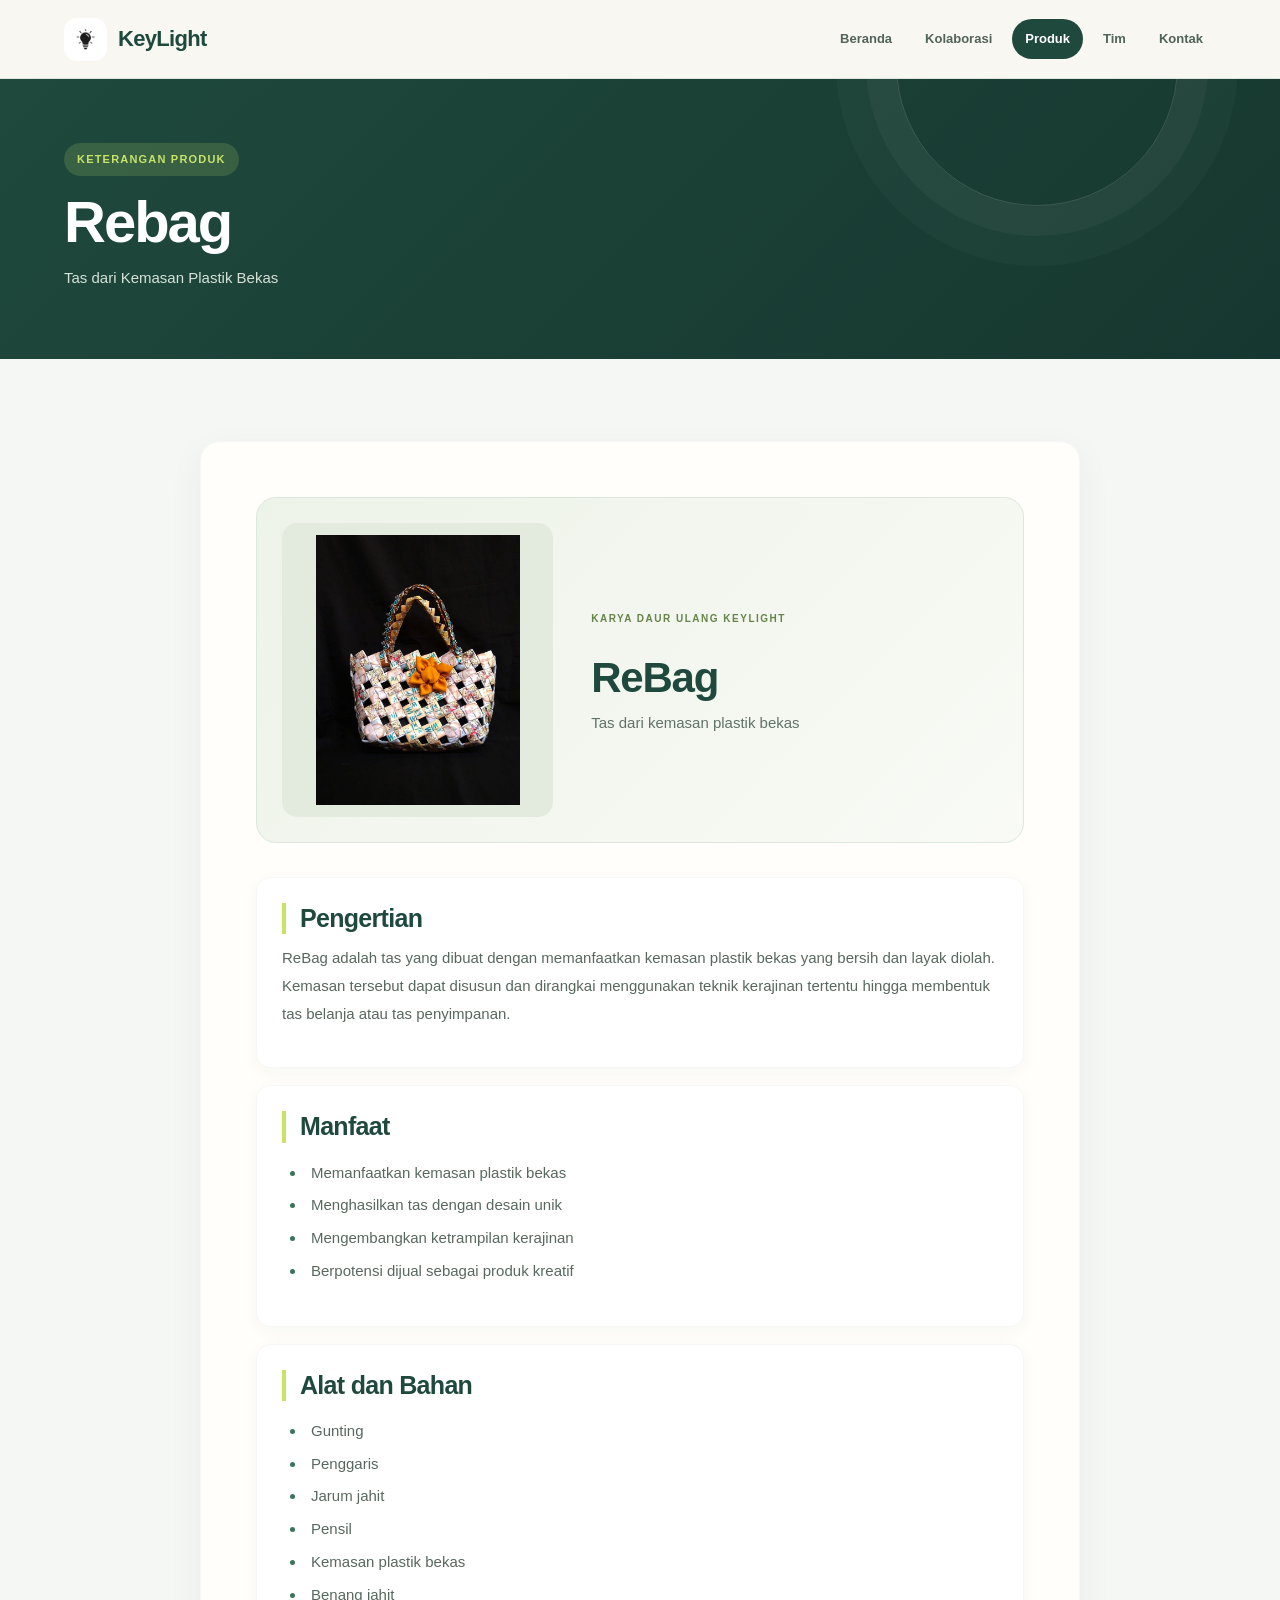
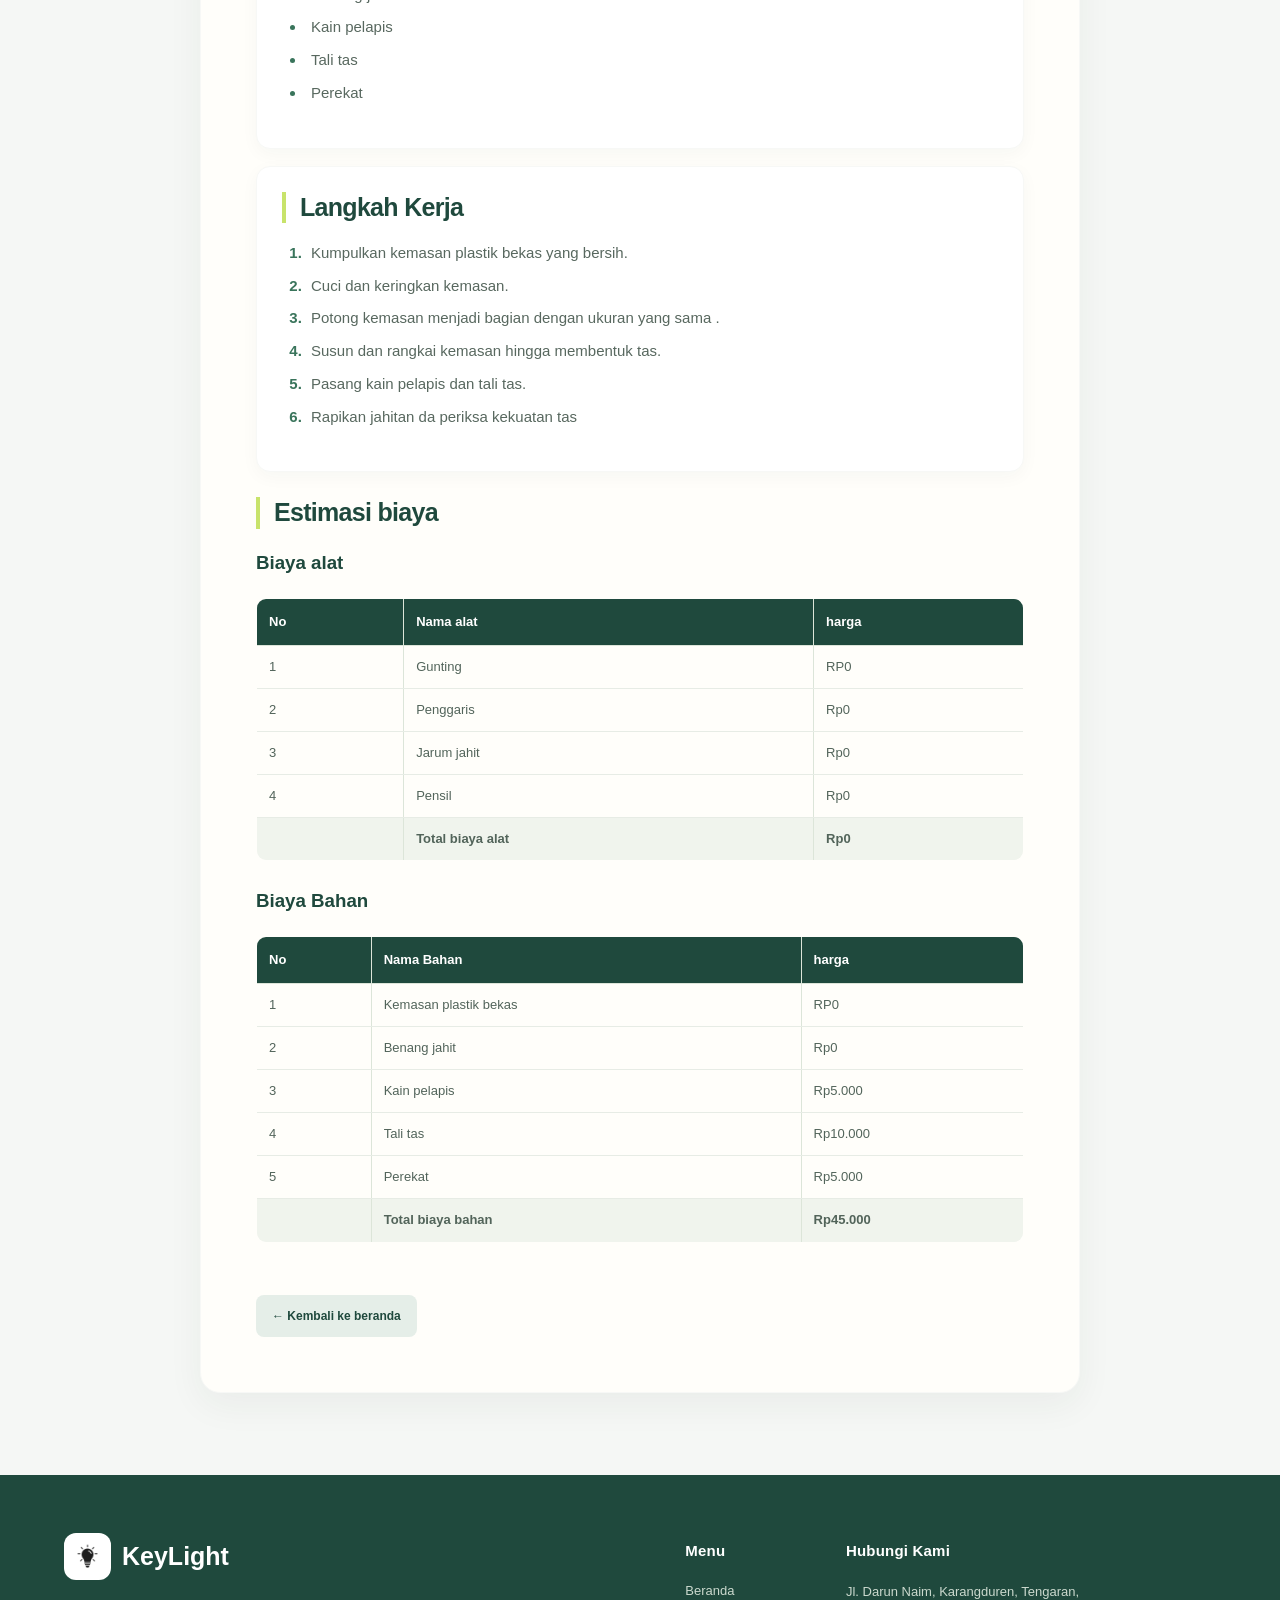
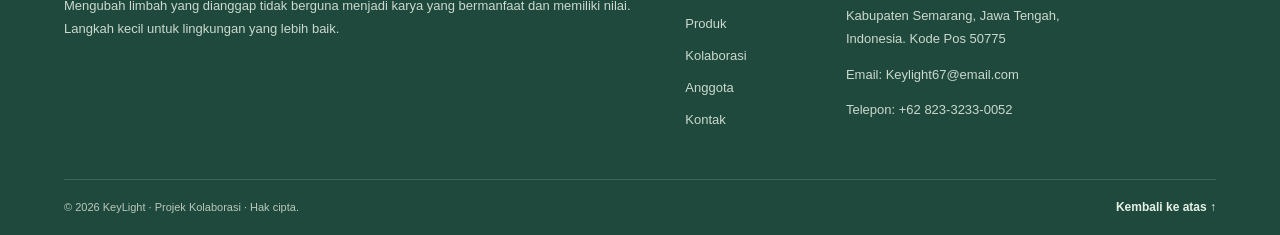
<file: rebag.html>
<!DOCTYPE html>
<html lang="id">

<head>
  <meta charset="UTF-8">
  <meta name="viewport" content="width=device-width, initial-scale=1.0">
  <meta name="theme-color" content="#1f493d">
  <title>ReBag | KeyLight</title>
  <link rel="stylesheet" href="style.css">
</head>

<body id="top">
  <header class="site-header">
    <div class="container nav-wrap"><a class="brand" href="index.html"><img src="1761713173324.png"
          alt="Logo KeyLight">KeyLight</a>
      <nav class="nav">
        <a class="" href="index.html">Beranda</a>
        <a class="" href="index.html#kolaborasi">Kolaborasi</a>
        <a class="active" href="index.html#produk">Produk</a>
        <a class="" href="index.html#tim">Tim</a>
        <a class="" href="index.html#kontak">Kontak</a>
      </nav>
    </div>
  </header>
  <section class="page-hero">
    <div class="container"><span class="pill">Keterangan produk</span>
      <h1>Rebag</h1>
      <p>Tas dari Kemasan Plastik Bekas</p>
    </div>
  </section>
  <main class="section">
    <div class="container article">
      <header class="product-intro">
        <div class="product-intro-image"><img src="tas.jpeg" alt="ReBag - Tas dari kemasan plastik bekas"></div>
        <div class="product-intro-copy"><span class="product-eyebrow">KARYA DAUR ULANG KEYLIGHT</span><h2>ReBag</h2><p>Tas dari kemasan plastik bekas</p></div>
      </header>

      <div class="container">
        <div class="card">

          <h2>Pengertian</h2>
          <p>ReBag adalah tas yang dibuat dengan memanfaatkan kemasan plastik bekas yang bersih dan layak diolah.
            Kemasan tersebut dapat disusun dan dirangkai menggunakan teknik kerajinan tertentu hingga membentuk tas
            belanja atau tas penyimpanan.
          </p>
        </div>

        <div class="card">
          <h2>Manfaat</h2>
          <ul>
            <li>Memanfaatkan kemasan plastik bekas</li>
            <li>Menghasilkan tas dengan desain unik</li>
            <li>Mengembangkan ketrampilan kerajinan</li>
            <li>Berpotensi dijual sebagai produk kreatif</li>
          </ul>
        </div>
        <div class="card">
          <h2>Alat dan Bahan</h2>
          <ul>
            <li>Gunting</li>
            <li>Penggaris</li>
            <li>Jarum jahit</li>
            <li>Pensil</li>
            <li>Kemasan plastik bekas</li>
            <li>Benang jahit</li>
            <li>Kain pelapis</li>
            <li>Tali tas</li>
            <li>Perekat</li>
          </ul>
        </div>
        <div class="card">
          <h2>Langkah Kerja</h2>
          <ol>
            <li>Kumpulkan kemasan plastik bekas yang bersih.</li>
            <li>Cuci dan keringkan kemasan.</li>
            <li>Potong kemasan menjadi bagian dengan ukuran yang sama .</li>
            <li>Susun dan rangkai kemasan hingga membentuk tas.</li>
            <li>Pasang kain pelapis dan tali tas.</li>
            <li>Rapikan jahitan da periksa kekuatan tas</li>
          </ol>
        </div>
       <div>
        <h2>Estimasi biaya</h2>
         <h3>Biaya alat</h3>
          <table border="1">
             <thead>
              <th>No</th>
              <th>Nama alat</th>
              <th>harga</th>
            </thead>
            <tbody>
              <tr>
                <td>1</td>
                <td>Gunting</td>
                <td>RP0</td>
              </tr>
              <tr>
                <td>2</td>
                <td>Penggaris</td>
                <td>Rp0</td>
              </tr>
              <tr>
                <td>3</td>
                <td>Jarum jahit</td>
                <td>Rp0</td>
              </tr>
              <tr>
                <td>4</td>
                <td>Pensil</td>
                <td>Rp0</td>
              </tr>
              <tr>
                <td> </td>
                <td>Total biaya alat</td>
                <td>Rp0</td>
              </tr>
            </tbody>
            </table>
            
          <h3>Biaya Bahan</h3>
          <table border="1">
             <thead>
              <th>No</th>
              <th>Nama Bahan</th>
              <th>harga</th>
            </thead>
            <tbody>
              <tr>
                <td>1</td>
                <td>Kemasan plastik bekas</td>
                <td>RP0</td>
              </tr>
              <tr>
                <td>2</td>
                <td>Benang jahit</td>
                <td>Rp0</td>
              </tr>
              <tr>
                <td>3</td>
                <td>Kain pelapis</td>
                <td>Rp5.000</td>
              </tr>
              <tr>
                <td>4</td>
                <td>Tali tas</td>
                <td>Rp10.000</td>
              </tr>
              <tr>
                <td>5</td>
                <td>Perekat</td>
                <td>Rp5.000</td>
              </tr>
              <tr>
                <td> </td>
                <td>Total biaya bahan</td>
                <td>Rp45.000</td>
              </tr>
          </tbody>
          </table>
       </div>
      </div>
      <a class="back" href="index.html">← Kembali ke beranda</a>
    </div>
  </main>
 <!-- FOOTER -->
  <footer class="site-footer">

    <div class="container footer-main">

      <div class="footer-brand">

        <a class="footer-logo" href="index.html">
          <img src="1761713173324.png" alt="Logo KeyLight">
          <span>KeyLight</span>
        </a>

        <p>
          Mengubah limbah yang dianggap tidak berguna
          menjadi karya yang bermanfaat dan memiliki nilai.
          Langkah kecil untuk lingkungan yang lebih baik.
        </p>


      </div>


      <div class="footer-column">
        <h3>Menu</h3>
        <a href="index.html">Beranda</a>
        <a href="index.html#produk">Produk</a>
        <a href="index.html#kolaborasi">Kolaborasi</a>
        <a href="index.html#tim">Anggota</a>
        <a href="index.html#kontak">Kontak</a>
      </div>

      <div class="footer-column footer-contact">
        <h3>Hubungi Kami</h3>

        <p>
          Jl. Darun Naim, Karangduren, Tengaran,
          Kabupaten Semarang, Jawa Tengah, Indonesia.
          Kode Pos 50775
        </p>

        <p>Email: Keylight67@email.com</p>
        <p>Telepon: +62 823-3233-0052</p>
      </div>

    </div>


    <div class="container footer-bottom">

      <p>
        © 2026 KeyLight · Projek Kolaborasi · Hak cipta.
      </p>

      <a href="#top" class="back-top">
        Kembali ke atas ↑
      </a>

    </div>

  </footer>

</body>

</html>
</file>
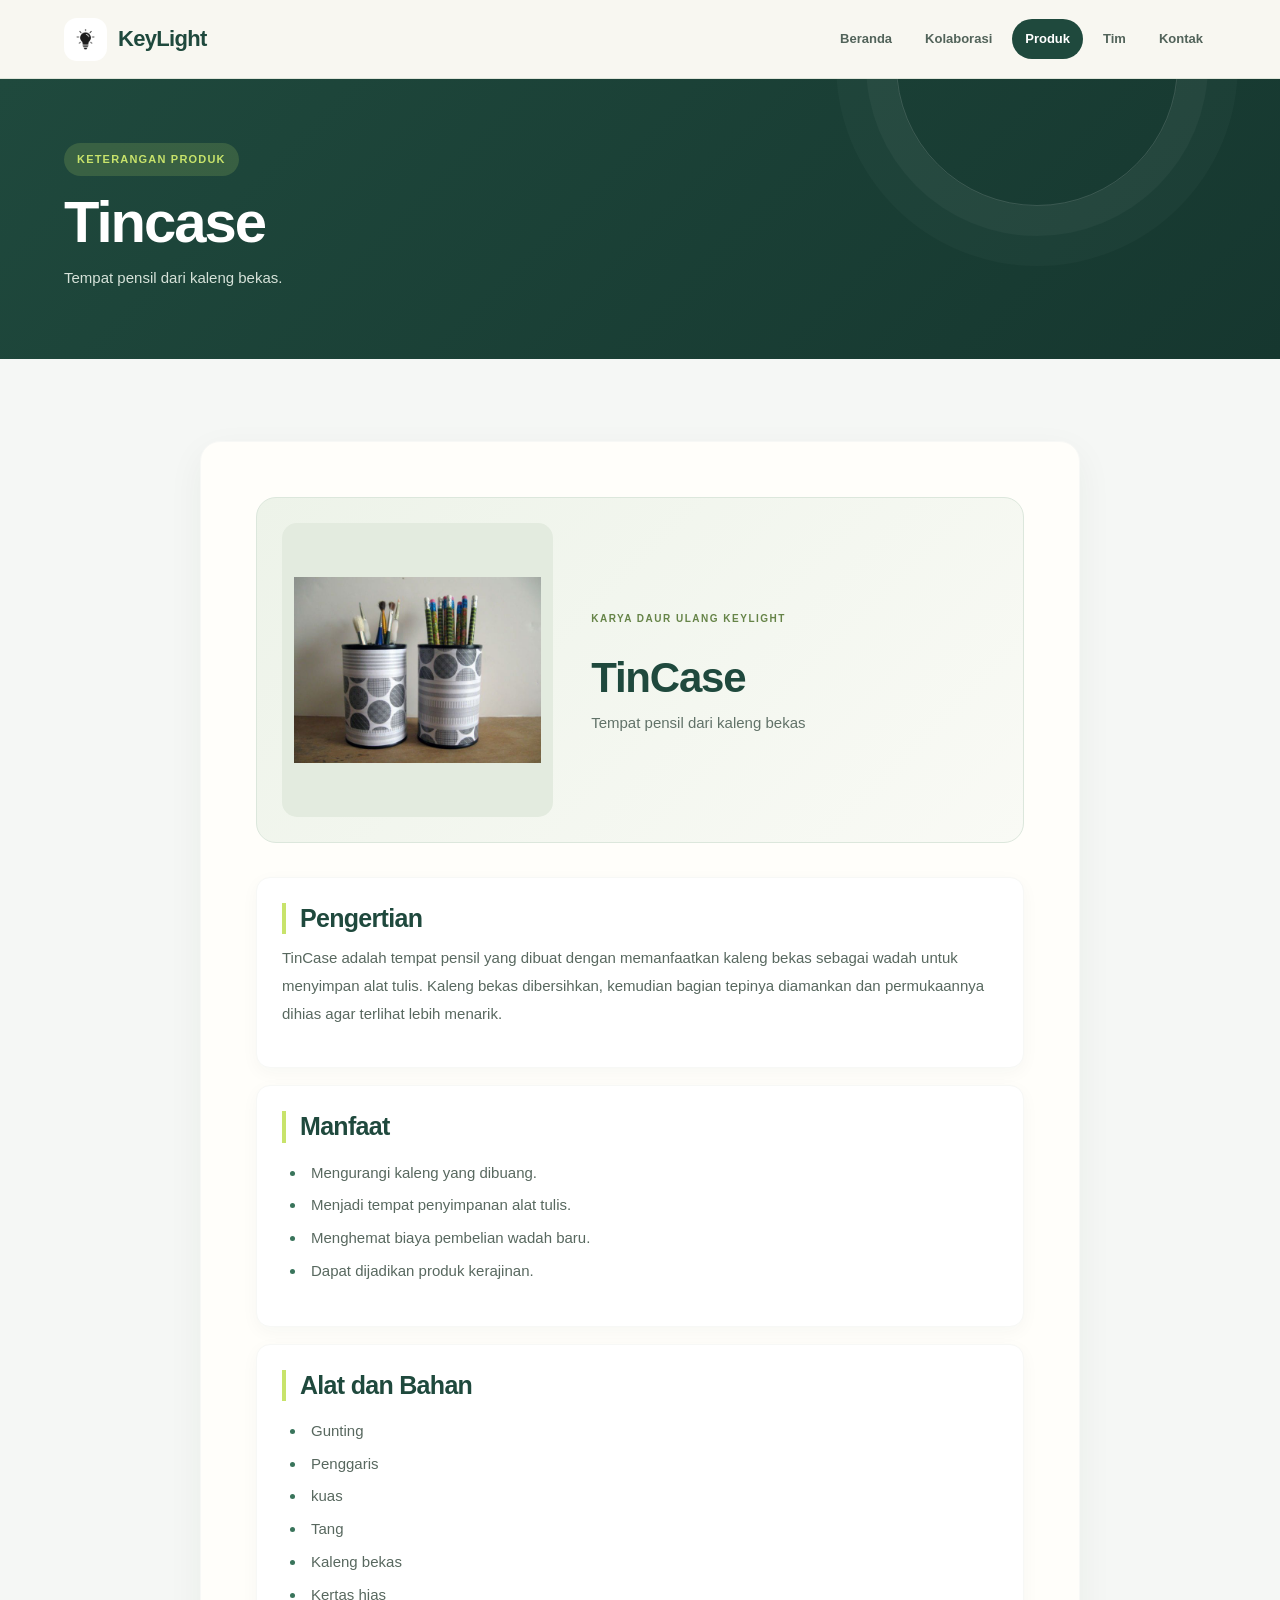
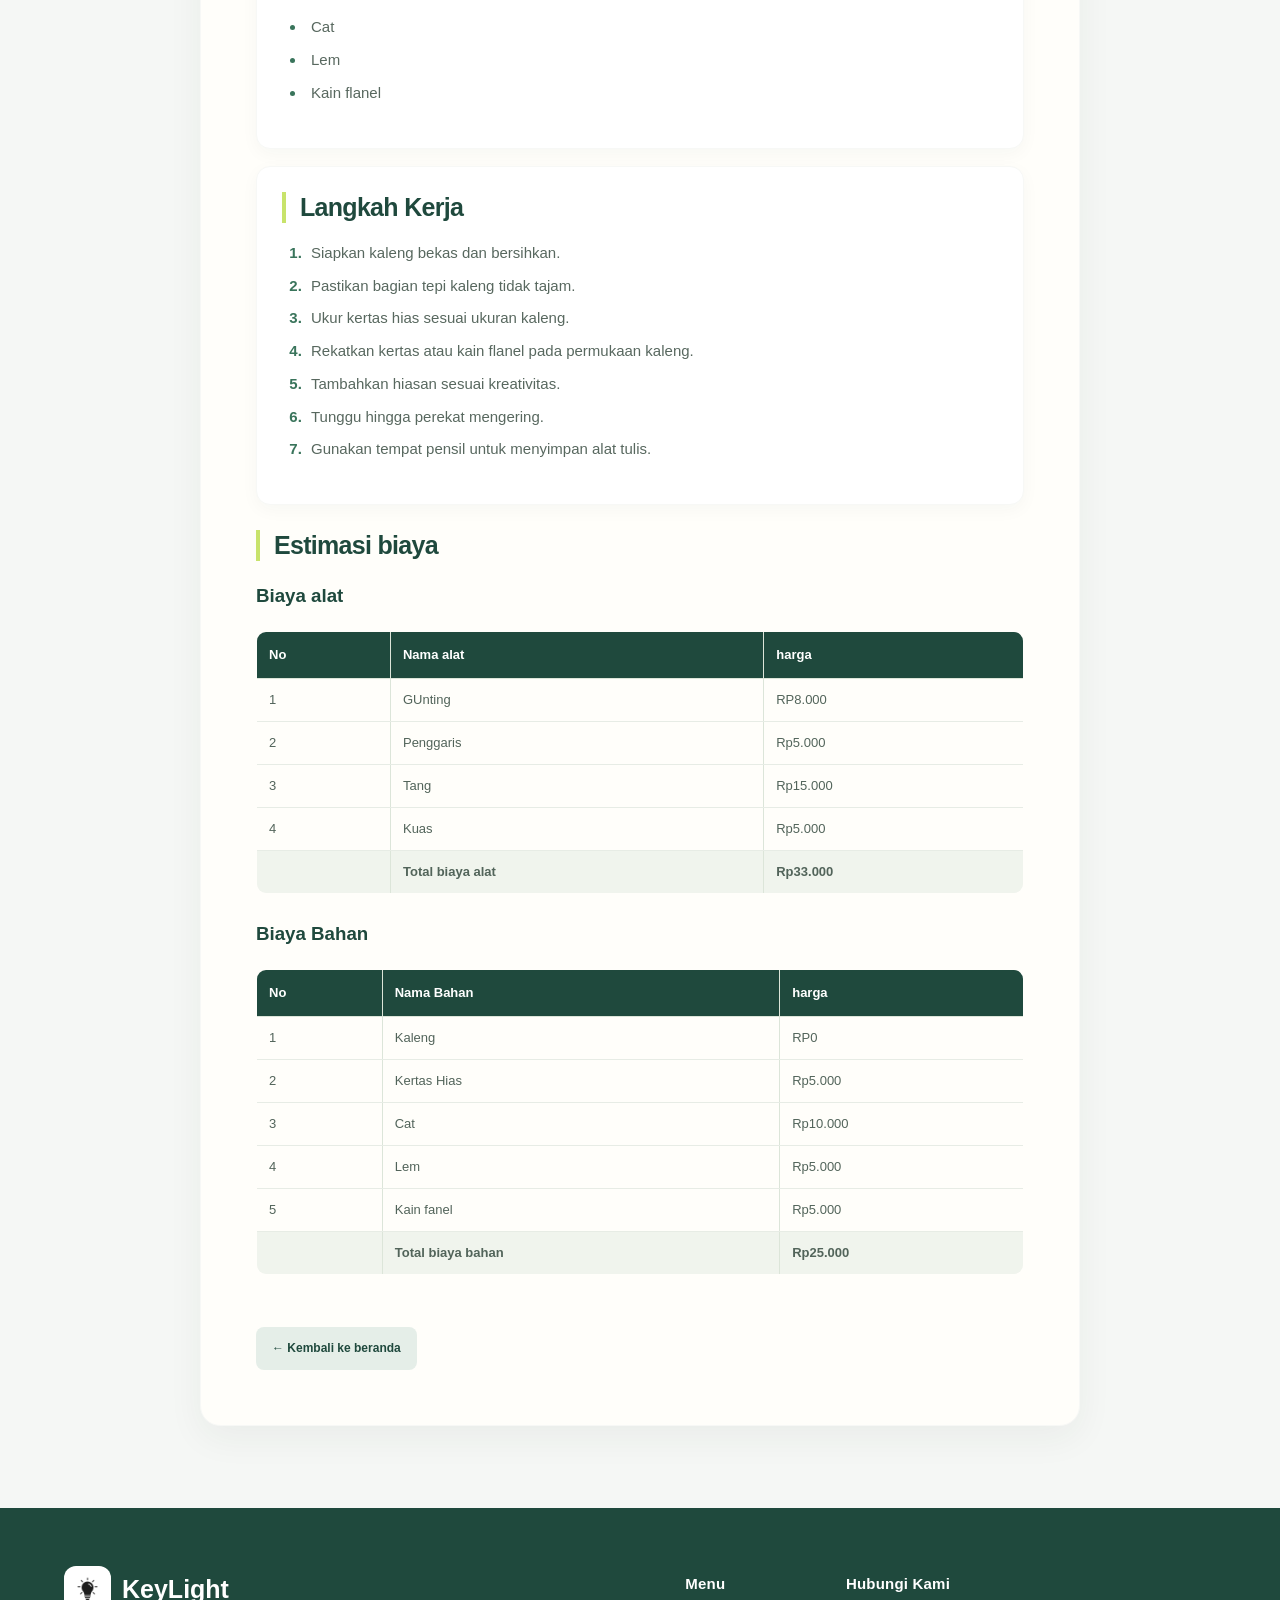
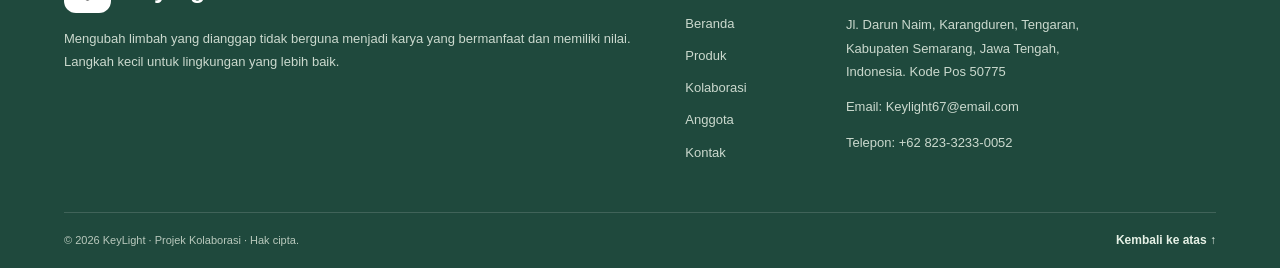
<file: tincase.html>
<!DOCTYPE html>
<html lang="id">

<head>
    <meta charset="UTF-8">
    <meta name="viewport" content="width=device-width, initial-scale=1.0">
    <meta name="theme-color" content="#1f493d">
    <title>TinCase | KeyLight</title>
    <link rel="stylesheet" href="style.css">
</head>

<body id="top">
    <header class="site-header">
        <div class="container nav-wrap"><a class="brand" href="index.html"><img src="1761713173324.png"
                    alt="Logo KeyLight">KeyLight</a>
            <nav class="nav"><a class="" href="index.html">Beranda</a>
                <a class="" href="index.html#kolaborasi">Kolaborasi</a>
                <a class="active" href="index.html#produk">Produk</a>
                <a class="" href="index.html#tim">Tim</a>
                <a class="" href="index.html#kontak">Kontak</a>
            </nav>
        </div>
    </header>
    <section class="page-hero">
        <div class="container"><span class="pill">Keterangan produk</span>
            <h1>Tincase</h1>
            <p>Tempat pensil dari kaleng bekas.</p>
        </div>
    </section>
    <main class="section">
        <div class="container article">
            <header class="product-intro">
        <div class="product-intro-image"><img src="kaleng%20.jpeg" alt="TinCase - Tempat pensil dari kaleng bekas"></div>
        <div class="product-intro-copy"><span class="product-eyebrow">KARYA DAUR ULANG KEYLIGHT</span><h2>TinCase</h2><p>Tempat pensil dari kaleng bekas</p></div>
      </header>

            <div class="container">
                <div class="card">

                    <h2>Pengertian</h2>
                    <p>TinCase adalah tempat pensil yang dibuat dengan memanfaatkan kaleng bekas sebagai wadah untuk
                        menyimpan alat tulis.
                        Kaleng bekas dibersihkan, kemudian bagian tepinya diamankan dan permukaannya dihias agar
                        terlihat lebih menarik.
                    </p>
                </div>
                <div class="card">
                    <h2>Manfaat</h2>
                    <ul>
                        <li>Mengurangi kaleng yang dibuang.</li>
                        <li>Menjadi tempat penyimpanan alat tulis.</li>
                        <li>Menghemat biaya pembelian wadah baru.</li>
                        <li>Dapat dijadikan produk kerajinan.</li>
                    </ul>
                </div>

                <div class="card">
                    <h2>Alat dan Bahan</h2>
                    <ul>
                        <li>Gunting</li>
                        <li>Penggaris</li>
                        <li>kuas</li>
                        <li>Tang</li>
                        <li>Kaleng bekas</li>
                        <li>Kertas hias</li>
                        <li>Cat</li>
                        <li>Lem </li>
                        <li>Kain flanel</li>
                    </ul>
                </div>
                <div class="card">
                    <h2>Langkah Kerja</h2>
                    <ol>
                        <li>Siapkan kaleng bekas dan bersihkan.
                        <li>Pastikan bagian tepi kaleng tidak tajam.</li>
                        <li>Ukur kertas hias sesuai ukuran kaleng.</li>
                        <li>Rekatkan kertas atau kain flanel pada permukaan kaleng.</li>
                        <li>Tambahkan hiasan sesuai kreativitas.</li>
                        <li>Tunggu hingga perekat mengering.</li>
                        <li>Gunakan tempat pensil untuk menyimpan alat tulis.
                    </ol>
                </div>
                <div>
        <h2>Estimasi biaya</h2>
         <h3>Biaya alat</h3>
          <table border="1">
             <thead>
              <th>No</th>
              <th>Nama alat</th>
              <th>harga</th>
            </thead>
            <tbody>
              <tr>
                <td>1</td>
                <td>GUnting</td>
                <td>RP8.000</td>
              </tr>
              <tr>
                <td>2</td>
                <td>Penggaris</td>
                <td>Rp5.000</td>
              </tr>
              <tr>
                <td>3</td>
                <td>Tang</td>
                <td>Rp15.000</td>
              </tr>
              <tr>
                <td>4</td>
                <td>Kuas</td>
                <td>Rp5.000</td>
              </tr>
              <tr>
                <td> </td>
                <td>Total biaya alat</td>
                <td>Rp33.000</td>
              </tr>
            </tbody>
            </table>
            
          <h3>Biaya Bahan</h3>
          <table border="1">
             <thead>
              <th>No</th>
              <th>Nama Bahan</th>
              <th>harga</th>
            </thead>
            <tbody>
              <tr>
                <td>1</td>
                <td>Kaleng</td>
                <td>RP0</td>
              </tr>
              <tr>
                <td>2</td>
                <td>Kertas Hias</td>
                <td>Rp5.000</td>
              </tr>
              <tr>
                <td>3</td>
                <td>Cat</td>
                <td>Rp10.000</td>
              </tr>
              <tr>
                <td>4</td>
                <td>Lem</td>
                <td>Rp5.000</td>
              </tr>
              <tr>
                <td>5</td>
                <td>Kain fanel</td>
                <td>Rp5.000</td>
              </tr>
              <tr>
                <td> </td>
                <td>Total biaya bahan</td>
                <td>Rp25.000</td>
              </tr>
          </tbody>
          </table>
                </div>
            </div>
            <a class="back" href="index.html">← Kembali ke beranda</a>
        </div>

    </main>
   <!-- FOOTER -->
  <footer class="site-footer">

    <div class="container footer-main">

      <div class="footer-brand">

        <a class="footer-logo" href="index.html">
          <img src="1761713173324.png" alt="Logo KeyLight">
          <span>KeyLight</span>
        </a>

        <p>
          Mengubah limbah yang dianggap tidak berguna
          menjadi karya yang bermanfaat dan memiliki nilai.
          Langkah kecil untuk lingkungan yang lebih baik.
        </p>


      </div>


      <div class="footer-column">
        <h3>Menu</h3>
        <a href="index.html">Beranda</a>
        <a href="index.html#produk">Produk</a>
        <a href="index.html#kolaborasi">Kolaborasi</a>
        <a href="index.html#tim">Anggota</a>
        <a href="index.html#kontak">Kontak</a>
      </div>

      <div class="footer-column footer-contact">
        <h3>Hubungi Kami</h3>

        <p>
          Jl. Darun Naim, Karangduren, Tengaran,
          Kabupaten Semarang, Jawa Tengah, Indonesia.
          Kode Pos 50775
        </p>

        <p>Email: Keylight67@email.com</p>
        <p>Telepon: +62 823-3233-0052</p>
      </div>

    </div>


    <div class="container footer-bottom">

      <p>
        © 2026 KeyLight · Projek Kolaborasi · Hak cipta.
      </p>

      <a href="#top" class="back-top">
        Kembali ke atas ↑
      </a>

    </div>

  </footer>

</body>

</html>
</file>
<file: style.css>
/* ReLight — visual redesign | HTML + CSS murni */
:root {
  --ink: #172c27;
  --forest: #1f493d;
  --green: #39745b;
  --lime: #c8e36b;
  --sage: #e8eee5;
  --paper: #f8f7f1;
  --white: #fffefa;
  --muted: #69776f;
  --line: #f7f8f6;
  --shadow: 0 18px 45px rgba(28, 55, 43, .09)
}

* {
  box-sizing: border-box
}

html {
  scroll-behavior: smooth;
  scroll-padding-top: 90px
}

body {
  margin: 0;
  background: var(--paper);
  color: var(--ink);
  font-family: Arial, Helvetica, sans-serif;
  line-height: 1.7
}

a {
  color: inherit;
  text-decoration: none
}

img {
  display: block;
  max-width: 100%
}

.container {
  width: min(1160px, 90%);
  margin-inline: auto
}

.site-header {
  position: sticky;
  top: 0;
  z-index: 20;
  background: rgba(248, 247, 241, .94);
  backdrop-filter: blur(12px);
  border-bottom: 1px solid rgba(220, 227, 216, .9)
}

.nav-wrap {
  min-height: 78px;
  display: flex;
  align-items: center;
  justify-content: space-between;
  gap: 24px
}

.brand {
  display: inline-flex;
  align-items: center;
  gap: 11px;
  font-size: 22px;
  font-weight: 900;
  letter-spacing: -.7px;
  color: var(--forest)
}

.brand img {
  width: 43px;
  height: 43px;
  object-fit: contain;
  background: #fff;
  border-radius: 13px;
  padding: 4px
}

.nav {
  display: flex;
  align-items: center;
  gap: 7px;
  flex-wrap: wrap
}

.nav a {
  font-size: 13px;
  font-weight: 700;
  color: #52635a;
  padding: 9px 13px;
  border-radius: 999px;
  transition: .2s
}

.nav a:hover,
.nav a.active {
  background: var(--forest);
  color: white
}

.hero {
  position: relative;
  overflow: hidden;
  padding: 88px 0 94px;
  background: var(--forest);
  color: white
}

.hero:before,
.hero:after {
  content: "";
  position: absolute;
  border-radius: 50%;
  pointer-events: none
}

.hero:before {
  width: 420px;
  height: 420px;
  right: -110px;
  top: -210px;
  border: 1px solid rgba(255, 255, 255, .16);
  box-shadow: 0 0 0 38px rgba(255, 255, 255, .035), 0 0 0 78px rgba(255, 255, 255, .025)
}

.hero:after {
  width: 240px;
  height: 240px;
  left: -120px;
  bottom: -150px;
  background: rgba(200, 227, 107, .10)
}

.hero-grid {
  position: relative;
  z-index: 1;
  display: grid;
  grid-template-columns: 1.1fr .9fr;
  gap: 65px;
  align-items: center
}

.eyebrow,
.pill {
  display: inline-flex;
  align-items: center;
  gap: 8px;
  padding: 7px 13px;
  border-radius: 999px;
  background: rgba(200, 227, 107, .15);
  color: var(--lime);
  font-size: 11px;
  font-weight: 800;
  letter-spacing: 1.2px;
  text-transform: uppercase
}

.hero h1 {
  font-size: clamp(48px, 7vw, 86px);
  line-height: .99;
  letter-spacing: -4px;
  margin: 22px 0 20px;
  color: #fff
}

.hero p {
  max-width: 590px;
  color: #d6e2d9;
  font-size: 16px;
  line-height: 1.85;
  margin: 0 0 28px
}

.btn {
  display: inline-flex;
  align-items: center;
  gap: 12px;
  background: var(--lime);
  color: var(--ink);
  font-size: 13px;
  font-weight: 900;
  padding: 14px 21px;
  border-radius: 9px;
  transition: .2s
}

.btn:hover {
  transform: translateY(-3px);
  box-shadow: 0 20px 24px rgba(0, 0, 0, .16)
}

.hero-art {
  min-height: 330px;
  display: grid;
  place-items: center;
  position: relative;
  background: linear-gradient(145deg, #fdfffc, #f9faf9);
  border-radius: 32px 32px 110px 32px;
  padding: 38px;
  box-shadow: var(--shadow);
  transform: rotate(1deg)
}

.hero-art:before {
  content: "REUSE • RECREATE • KEYLIGHT";
  bottom: 20px;
  left: 25px;
  font-size: 10px;
  font-weight: 900;
  letter-spacing: 2px;
  color: #48634f
}

.hero-art img {
  width: min(240px, 75%);
  height: 220px;
  object-fit: contain;
  filter: drop-shadow(0 15px 15px rgba(28, 55, 43, .12))
}

.section {
  padding: 82px 0
}

.section.alt {
  background: #edf1e9
}

.section.dark {
  background: var(--forest);
  color: #fff
}

.section-title {
  max-width: 700px;
  text-align: center;
  margin: 0 auto 42px
}

.section-title .pill {
  background: #e2ebd7;
  color: var(--green);
  margin-bottom: 12px
}

.section-title h2 {
  font-size: clamp(29px, 4vw, 43px);
  line-height: 1.13;
  letter-spacing: -1.5px;
  color: var(--ink);
  margin: 0 0 13px
}

.section-title p {
  color: var(--muted);
  font-size: 15px;
  margin: 0
}

.section.dark .section-title h2 {
  color: white
}

.section.dark .section-title p {
  color: #d4e0d8
}

.two-col {
  display: grid;
  grid-template-columns: 1fr 1fr;
  gap: 58px;
  align-items: center
}

.two-col h2 {
  font-size: clamp(29px, 4vw, 42px) !important;
  line-height: 1.13 !important;
  letter-spacing: -1.4px;
  margin: 14px 0 17px;
  color: var(--ink) !important
}

.two-col p {
  color: var(--muted);
  font-size: 15px
}

.photo-box {
  position: relative;
  overflow: hidden;
  border-radius: 22px 22px 80px 22px;
  background: #dfe9d9;
  min-height: 320px;
  box-shadow: var(--shadow);
  padding: 10px
}

.photo-box:after {
  content: "EcoVandguard";
  position: absolute;
  bottom: 22px;
  left: 25px;
  background: var(--lime);
  color: var(--ink);
  font-size: 12px;
  font-weight: 900;
  letter-spacing: 1.2px;
  padding: 8px 12px;
  border-radius: 5px
}

.photo-box img {
  width: 100%;
  height: 320px;
  object-fit: cover;
  border-radius: 15px 15px 70px 15px
}

.text-link {
  display: inline-flex;
  align-items: center;
  gap: 8px;
  color: var(--green);
  font-weight: 900;
  font-size: 13px;
  margin-top: 5px
}

.text-link:hover {
  color: #172c27;
  text-decoration: underline;
  text-underline-offset: 4px
}

.cards {
  display: grid;
  grid-template-columns: repeat(3, minmax(0, 1fr));
  gap: 22px
}

.card {
  min-width: 0;
  background: var(--white);
  border: 1px solid var(--line);
  border-radius: 17px;
  overflow: hidden;
  box-shadow: 0 5px 18px rgba(28, 55, 43, .035);
  transition: transform .25s, box-shadow .25s
}

.card:hover {
  transform: translateY(-7px);
  box-shadow: var(--shadow)
}

.card-img {
  height: 205px;
  background: linear-gradient(145deg, #e6eee1, #d5e2d2);
  display: grid;
  place-items: center;
  overflow: hidden
}

.card-img img {
  width: 100%;
  height: 100%;
  object-fit: cover;
  transition: transform .4s
}

.card:hover .card-img img {
  transform: scale(1.045)
}

.card-img .symbol {
  font-size: 62px;
  color: var(--green)
}

.card-body {
  padding: 23px
}

.card h3 {
  margin: 0 0 9px;
  color: var(--forest);
  font-size: 18px;
  line-height: 1.35;
  letter-spacing: -.3px
}

.card p {
  margin: 0 0 15px;
  color: var(--muted);
  font-size: 13px;
  line-height: 1.75
}

.team-section {
  background: #f0f0e8
}

.team-card {
  border-radius: 17px
}

.team-photo {
  height: 255px;
  background: #e2e9dc;
  overflow: hidden
}

.team-photo img {
  width: 100%;
  height: 100%;
  object-fit: cover;
  object-position: center 25%;
  transition: transform .4s
}

.team-card:hover .team-photo img {
  transform: scale(1.04)
}

.social-links {
  display: flex;
  flex-wrap: wrap;
  gap: 7px;
  margin-top: 16px
}

.social-links a {
  display: inline-flex;
  align-items: center;
  padding: 7px 11px;
  border-radius: 7px;
  background: #edf2e9;
  color: var(--forest);
  border: 1px solid #dce6d8;
  font-size: 11px;
  font-weight: 800;
  transition: .2s
}

.social-links a:hover {
  background: var(--forest);
  border-color: var(--forest);
  color: #fff
}

.social-note {
  margin: 22px 0 0;
  padding: 13px 16px;
  background: #e5eddf;
  border-radius: 9px;
  color: #52645a;
  font-size: 12px
}

.info-box {
  background: var(--forest);
  color: white;
  padding: 30px;
  border-radius: 18px 18px 55px 18px;
  box-shadow: var(--shadow)
}

.info-box h3 {
  font-size: 21px;
  margin: 0 0 17px
}

.info-box p {
  color: #e0e9e1;
  margin: 8px 0;
  font-size: 14px
}

.info-box .note {
  background: rgba(255, 255, 255, .1);
  border: 0;
  color: #e0e9e1
}

.page-hero {
  position: relative;
  overflow: hidden;
  background: var(--forest);
  color: white;
  padding: 64px 0 68px
}

.page-hero:after {
  content: "";
  position: absolute;
  width: 280px;
  height: 280px;
  border: 1px solid rgba(255, 255, 255, .15);
  border-radius: 50%;
  right: 8%;
  top: -155px;
  box-shadow: 0 0 0 30px rgba(255, 255, 255, .035), 0 0 0 60px rgba(255, 255, 255, .025)
}

.page-hero .container {
  position: relative;
  z-index: 1
}

.page-hero .pill {
  background: rgba(200, 227, 107, .16);
  color: var(--lime)
}

.page-hero h1 {
  font-size: clamp(35px, 5vw, 58px);
  line-height: 1.08;
  letter-spacing: -2px;
  color: white;
  margin: 15px 0 12px;
  max-width: 850px
}

.page-hero p {
  max-width: 720px;
  color: #d6e2d9;
  font-size: 15px;
  margin: 0
}

.article {
  max-width: 880px;
  margin: 0 auto;
  background: var(--white);
  padding: clamp(24px, 5vw, 55px);
  border: 1px solid var(--line);
  border-radius: 20px;
  box-shadow: 0 12px 36px rgba(28, 55, 43, .055)
}

.article h2 {
  font-size: 25px;
  line-height: 1.25;
  color: var(--forest);
  letter-spacing: -.7px;
  margin: 34px 0 10px;
  padding-left: 14px;
  border-left: 4px solid var(--lime)
}

.article h2:first-of-type {
  margin-top: 25px
}

.article h3 {
  color: var(--forest)
}

.article p,
.article li {
  color: #58685f;
  font-size: 15px;
  line-height: 1.85
}

.article ul,
.article ol {
  padding-left: 24px
}

.article li {
  padding-left: 5px;
  margin: 5px 0
}

.article li::marker {
  color: var(--green);
  font-weight: bold
}

.article-img {
  width: 100%;
  max-height: 430px;
  object-fit: cover;
  border-radius: 14px;
  margin: 0 0 28px
}

.price-grid {
  display: grid;
  grid-template-columns: repeat(3, 1fr);
  gap: 12px;
  margin: 22px 0
}

.price {
  background: #edf2e9;
  padding: 18px;
  border-radius: 12px;
  color: #5c6b61;
  font-size: 12px
}

.price strong {
  display: block;
  color: var(--forest);
  font-size: 23px;
  margin-top: 5px
}

.poster {
  width: 100%;
  height: auto;
  border: 1px solid var(--line);
  border-radius: 13px;
  margin: 17px 0 22px;
  box-shadow: 0 8px 22px rgba(28, 55, 43, .08)
}

.note {
  background: #edf2e9;
  border-left: 4px solid var(--green);
  padding: 15px 18px;
  border-radius: 7px;
  color: #536257
}

.back {
  display: inline-flex;
  margin-top: 28px;
  padding: 11px 16px;
  border-radius: 8px;
  background: var(--forest);
  color: white;
  font-weight: 800;
  font-size: 12px;
  transition: .2s
}

.back:hover {
  background: var(--green);
  transform: translateX(-3px)
}

.site-footer {
  background: #142f29;
  color: #eaf0e9;
  padding: 58px 0 18px
}

.footer-main {
  display: grid;
  grid-template-columns: 1.4fr .3fr .6fr .2fr;
  gap: 35px;
  align-items: start
}

.footer-brand,
.footer-column {
  min-width: 0
}

.footer-logo {
  display: inline-flex;
  align-items: center;
  gap: 11px;
  color: white;
  font-size: 25px;
  font-weight: 900;
  margin-bottom: 14px
}

.footer-logo img {
  width: 47px;
  height: 47px;
  object-fit: contain;
  background: #fff;
  border-radius: 12px;
  padding: 4px
}

.footer-brand p,
.footer-column p {
  color: #cbd9ce;
  font-size: 13px;
  line-height: 1.8;
  margin: 0 0 12px
}

.footer-column h3 {
  color: #fff;
  font-size: 15px;
  margin: 5px 0 17px;
  letter-spacing: .2px
}

.footer-column>a {
  display: block;
  color: #cbd9ce;
  font-size: 13px;
  margin: 10px 0;
  transition: color .2s
}

.footer-column>a:hover,
.back-top:hover {
  color: var(--lime)
}

.footer-member {
  display: flex;
  align-items: center;
  gap: 10px;
  color: #cbd9ce;
  font-size: 12px;
  margin: 11px 0
}

.member-photo-placeholder {
  width: 38px;
  height: 38px;
  flex: 0 0 38px;
  border: 1px dashed #9eb5a4;
  border-radius: 50%;
  display: grid;
  place-items: center;
  color: #d4e0d5;
  font-size: 9px;
  background: #ffffff0b
}

.footer-photo-placeholder {
  height: 112px;
  width: 100%;
  max-width: 260px;
  border: 1px dashed #9eb5a4;
  border-radius: 12px;
  background: #ffffff0b;
  display: grid;
  place-items: center;
  text-align: center;
  padding: 12px;
  margin-top: 18px;
  color: #cbd9ce;
  font-size: 12px
}

.footer-bottom {
  border-top: 1px solid #ffffff25;
  margin-top: 38px;
  padding-top: 17px;
  display: flex;
  justify-content: space-between;
  align-items: center;
  gap: 15px
}

.footer-bottom p {
  margin: 0;
  color: #b9c9bd;
  font-size: 11px
}

.back-top {
  color: #e5f1e6;
  font-size: 12px;
  font-weight: 800
}

@media(max-width:900px) {
  .footer-main {
    grid-template-columns: 1.2fr 1fr;
    gap: 28px
  }

  .hero-grid {
    gap: 35px
  }

  .cards {
    gap: 16px
  }
}

@media(max-width:700px) {
  .nav-wrap {
    padding: 13px 0;
    align-items: flex-start;
    flex-direction: column;
    gap: 9px
  }

  .nav {
    gap: 4px
  }

  .nav a {
    padding: 7px 10px;
    font-size: 12px
  }

  .hero {
    padding: 62px 0
  }

  .hero-grid,
  .two-col {
    grid-template-columns: 1fr;
    gap: 30px
  }

  .hero h1 {
    letter-spacing: -2.5px
  }

  .hero-art {
    min-height: 235px;
    border-radius: 24px 24px 75px 24px
  }

  .hero-art img {
    height: 160px
  }

  .section {
    padding: 60px 0
  }

  .cards {
    grid-template-columns: repeat(2, minmax(0, 1fr))
  }

  .photo-box,
  .photo-box img {
    min-height: 250px;
    height: 250px
  }

  .page-hero {
    padding: 48px 0
  }

  .article {
    padding: 25px 21px
  }

  .footer-main {
    grid-template-columns: 1fr 1fr
  }
}

@media(max-width:520px) {
  .container {
    width: 90%
  }

  .cards {
    grid-template-columns: 1fr
  }

  .card-img {
    height: 220px
  }

  .section-title {
    text-align: left;
    margin-bottom: 28px
  }

  .section-title h2 {
    font-size: 30px
  }

  .section-title p {
    font-size: 14px
  }

  .hero h1 {
    font-size: 49px
  }

  .hero p {
    font-size: 14px
  }

  .footer-main {
    grid-template-columns: 1fr;
    gap: 24px
  }

  .footer-photo-placeholder {
    max-width: none
  }

  .footer-bottom {
    align-items: flex-start;
    flex-direction: column
  }

  .price-grid {
    grid-template-columns: 1fr
  }

  .price {
    display: flex;
    justify-content: space-between;
    align-items: center;
    gap: 12px
  }

  .price strong {
    margin: 0;
    font-size: 20px
  }

  .article h2 {
    font-size: 22px
  }
}

@media(prefers-reduced-motion:reduce) {

  *,
  *::before,
  *::after {
    scroll-behavior: auto !important;
    transition: none !important
  }
}

/* Revisi tim: empat anggota dengan layout responsif */
.team-grid {
  grid-template-columns: repeat(4, minmax(0, 1fr));
  gap: 18px
}

.team-grid .team-photo {
  height: 220px
}

.photo-placeholder {
  display: flex;
  align-items: center;
  justify-content: center;
  padding: 18px;
  text-align: center;
  background: linear-gradient(135deg, #e6eddf, #d3dfcf);
  color: #526b55;
  font-size: 13px;
  font-weight: 700;
  border: 2px dashed #9aaf94
}

.photo-placeholder span {
  max-width: 150px
}

@media(max-width:1000px) {
  .team-grid {
    grid-template-columns: repeat(2, minmax(0, 1fr))
  }
}

@media(max-width:520px) {
  .team-grid {
    grid-template-columns: 1fr
  }

  .team-grid .team-photo {
    height: 260px
  }
}

/* Kolaborasi lintas pelajaran: dua kartu sejajar dan seimbang */
.collab-grid {
  width: min(820px, 100%);
  margin: 0 auto;
  grid-template-columns: repeat(2, minmax(0, 1fr));
  gap: 26px;
  align-items: stretch;
}

.collab-grid .card {
  display: flex;
  flex-direction: column;
  height: 100%;
}

.collab-grid .card-img {
  height: 165px;
  flex: 0 0 165px;
}

.collab-grid .card-body {
  display: flex;
  flex: 1;
  flex-direction: column;
  align-items: flex-start;
  padding: 25px;
}

.collab-grid .card-body .text-link {
  margin-top: auto;
  padding-top: 14px;
}

@media(max-width:600px) {
  .collab-grid {
    width: min(420px, 100%);
    grid-template-columns: 1fr;
    gap: 18px;
  }

  .collab-grid .card-img {
    height: 145px;
    flex-basis: 145px;
  }
}

/* FORMULIR KONTAK */
.contact-form {
  max-width: 650px;
  margin: 40px auto;
  padding: 35px;
  background: #ffffff;
  border-radius: 15px;
  box-shadow: 0 5px 20px rgba(0, 0, 0, 0.08);
}

.contact-form h2 {
  color: #263746;
  margin-bottom: 10px;
}

.form-desc {
  color: #777;
  margin-bottom: 25px;
  line-height: 1.6;
}

.form-group {
  margin-bottom: 20px;
}

.form-group label {
  display: block;
  margin-bottom: 8px;
  color: #34495e;
  font-weight: 600;
}

.form-group input,
.form-group textarea {
  width: 100%;
  padding: 13px 15px;
  border: 1px solid #d5dce2;
  border-radius: 8px;
  font-family: inherit;
  font-size: 14px;
  outline: none;
  box-sizing: border-box;
  transition: 0.3s;
}

.form-group input:focus,
.form-group textarea:focus {
  border-color: #3999bd;
  box-shadow: 0 0 5px rgba(57, 153, 189, 0.2);
}

.form-group textarea {
  resize: vertical;
}

.btn-kirim {
  width: 100%;
  padding: 14px;
  background: #287f9f;
  color: white;
  border: none;
  border-radius: 8px;
  font-size: 15px;
  font-weight: bold;
  cursor: pointer;
  transition: 0.3s;
}

.btn-kirim:hover {
  background: #1d637e;
}

/* Tampilan HP */
@media (max-width: 600px) {
  .contact-form {
    margin: 20px 15px;
    padding: 25px 20px;
  }
}

.member-photo {
  width: 85px;
  height: 85px;
  border-radius: 50%;
  overflow: hidden;
  border: 2px dashed white;
  flex-shrink: 0;

}

.member-photo img {
  width: 100%;
  height: 100%;
  object-fit: cover;
  object-position: center;
  display: block;
}

/* ===== RESTORE WARNA ASLI KEYLIGHT ===== */

.page-hero {
  background: linear-gradient(135deg, #1f493d, #16372f);
  color: #ffffff;
}

.section {
  background: #f5f7f5;
}

.pill {
  border-color: #8da99c;
}

.card-body h3,
.math-content h4 {
  color: #1f493d;
}

.member-label {
  color: #1f493d;
  background: #e8f0eb;
}

.equation {
  border-left-color: #1f493d;
}

.equation b {
  color: #1f493d;
}

.result {
  background: #edf4ef;
  border-color: #d5e5d9;
}

.result strong {
  color: #1f493d;
}

.back {
  color: #1f493d;
  background: #e5eee8;
}

.back:hover {
  background: #1f493d;
  color: #ffffff;
}

.site-footer {
  background: #1f493d;
}



.materi {
  margin-top: 18px;
}

.materi summary {
  list-style: none;
  text-align: center;
  padding: 13px;
  background: var(--forest);
  color: white;
  border-radius: 12px;
  cursor: pointer;
  font-weight: 600;
  transition: 0.3s;
}

.materi summary:hover {
  background: var(--green);
}

.materi summary::-webkit-details-marker {
  display: none;
}

.materi[open] summary {
  background: var(--green);
}

.math-content {
  margin-top: 15px;
  padding: 20px;
  background: var(--sage);
  border-radius: 12px;
  line-height: 1.7;
}

.math-content h4 {
  color: var(--forest);
  margin-bottom: 10px;
}

/* =========================================
   PENYEMPURNAAN HALAMAN MATEMATIKA KEYLIGHT
   HTML + CSS MURNI
========================================= */

/* LAYOUT KARTU ANGGOTA */
.math-page .cards {
  grid-template-columns: repeat(2, minmax(0, 1fr));
  gap: 28px;
  align-items: start;
}

.math-page .card {
  height: 100%;
  border-radius: 20px;
  background: var(--white);
  border: 1px solid var(--line);
  transition: transform .3s ease, box-shadow .3s ease;
}

.math-page .card:hover {
  transform: translateY(-5px);
  box-shadow: var(--shadow);
}

.math-page .card-body {
  padding: 25px;
}

/* LABEL ANGGOTA */
.math-page .member-label {
  display: inline-flex;
  align-items: center;
  padding: 6px 12px;
  margin-bottom: 13px;
  border-radius: 50px;
  background: #e8f0eb;
  color: var(--forest);
  font-size: 10px;
  font-weight: 800;
  letter-spacing: 1px;
}

.math-page .card h3 {
  font-size: 20px;
  margin-bottom: 12px;
}

/* POSTER */
.math-page .poster {
  width: 100%;
  height: 260px;
  object-fit: contain;
  object-position: center;
  background: #edf2e9;
  border: 1px solid var(--line);
  border-radius: 14px;
  padding: 8px;
  margin: 15px 0 18px;
  box-shadow: 0 6px 18px rgba(28, 55, 43, .06);
}

/* TOMBOL LIHAT MATERI */
.math-page .materi {
  margin-top: 12px;
  border-radius: 12px;
}

.math-page .materi summary {
  position: relative;
  display: flex;
  align-items: center;
  justify-content: center;
  gap: 12px;
  min-height: 48px;
  padding: 13px 18px;
  background: var(--forest);
  color: white;
  border: 1px solid transparent;
  border-radius: 10px;
  font-size: 13px;
  font-weight: 800;
  letter-spacing: .3px;
  cursor: pointer;
  transition: background .25s, border-radius .25s;
}

.math-page .materi summary::after {
  content: "+";
  position: absolute;
  right: 17px;
  font-size: 21px;
  font-weight: 400;
  line-height: 1;
  transition: transform .25s;
}

.math-page .materi summary:hover {
  background: var(--green);
}

.math-page .materi[open] summary {
  background: var(--green);
  border-radius: 10px 10px 0 0;
}

.math-page .materi[open] summary::after {
  content: "−";
}

/* ISI MATERI */
.math-page .math-content {
  margin-top: 0;
  padding: 23px;
  background: #f0f4ed;
  border: 1px solid #dce7dc;
  border-top: none;
  border-radius: 0 0 12px 12px;
  line-height: 1.8;
}

.math-page .math-content h4 {
  position: relative;
  color: var(--forest);
  font-size: 15px;
  font-weight: 800;
  margin: 22px 0 10px;
  padding-left: 11px;
  border-left: 3px solid var(--lime);
}

.math-page .math-content h4:first-child {
  margin-top: 0;
}

.math-page .math-content p {
  color: #58685f;
  font-size: 13px;
  line-height: 1.8;
  margin: 0 0 15px;
}

.math-page .math-content>strong {
  display: block;
  color: var(--forest);
  font-size: 13px;
  margin: 17px 0 9px;
}

/* KOTAK PERSAMAAN */
.math-page .equation {
  padding: 16px;
  margin: 10px 0 16px;
  background: #fffefa;
  border: 1px solid #dce5d9;
  border-left: 4px solid var(--green);
  border-radius: 9px;
  color: #43554a;
  font-family: "Courier New", monospace;
  font-size: 12px;
  line-height: 2;
  overflow-wrap: anywhere;
  box-shadow: 0 3px 10px rgba(28, 55, 43, .035);
}

.math-page .equation hr {
  border: none;
  border-top: 1px dashed #cbd8ca;
  margin: 9px 0;
}

.math-page .equation b {
  color: var(--forest);
  font-weight: 900;
}

/* KESIMPULAN */
.math-page .result {
  margin-top: 23px;
  padding: 19px;
  background: #e5eee5;
  border: 1px solid #d1e1d2;
  border-left: 4px solid var(--green);
  border-radius: 10px;
}

.math-page .result strong {
  display: block;
  color: var(--forest);
  font-size: 14px;
  margin-bottom: 7px;
}

.math-page .result p {
  color: #52645a;
  font-size: 13px;
  line-height: 1.8;
  margin: 0;
}

/* CATATAN POSTER */
.math-page .note {
  margin-top: 35px;
  padding: 17px 20px;
  background: #edf2e9;
  border-left: 4px solid var(--green);
  border-radius: 9px;
  color: #536257;
  font-size: 13px;
  line-height: 1.8;
}

/* TOMBOL KEMBALI */
.math-page .back {
  margin-top: 25px;
  padding: 12px 19px;
  border-radius: 9px;
  background: var(--forest);
  color: white;
  font-size: 13px;
  transition: .25s;
}

.math-page .back:hover {
  background: var(--green);
  transform: translateX(-4px);
}

/* FOOTER ANGGOTA */
.math-page .footer-members .member-photo,
.math-page .footer-members .footer-member {
  width: 100%;
  height: auto;
  min-height: 48px;
  display: flex;
  align-items: center;
  gap: 12px;
  margin: 10px 0;
  padding: 4px 0;
  border: none;
  border-radius: 0;
  overflow: visible;
  background: transparent;
  color: #cbd9ce;
  font-size: 12px;
  flex-shrink: 1;
}

.math-page .footer-members .member-photo img,
.math-page .footer-members .footer-member img {
  width: 40px;
  height: 40px;
  flex: 0 0 40px;
  object-fit: cover;
  border-radius: 50%;
  border: 2px solid #9eb5a4;
}

/* FOKUS KEYBOARD */
.math-page .materi summary:focus-visible,
.math-page .back:focus-visible {
  outline: 3px solid var(--lime);
  outline-offset: 4px;
}

/* RESPONSIVE TABLET */
@media (max-width: 900px) {
  .math-page .cards {
    gap: 18px;
  }

  .math-page .card-body {
    padding: 20px;
  }

  .math-page .poster {
    height: 230px;
  }

  .math-page .math-content {
    padding: 17px;
  }
}

/* RESPONSIVE HP */
@media (max-width: 600px) {
  .math-page .cards {
    grid-template-columns: 1fr;
    gap: 22px;
  }

  .math-page .card-body {
    padding: 20px;
  }

  .math-page .poster {
    height: auto;
    max-height: 380px;
    min-height: 180px;
  }

  .math-page .math-content {
    padding: 17px;
  }

  .math-page .equation {
    padding: 13px;
    font-size: 11px;
    line-height: 1.9;
  }

  .math-page .materi summary {
    min-height: 46px;
    font-size: 12px;
  }

  .math-page .result {
    padding: 15px;
  }

  .math-page .note {
    font-size: 12px;
  }
}

.social-links {
  display: flex;
  align-items: center;
  gap: 20px;
  margin-top: 18px;
}

.social-links {
  display: flex;
  align-items: center;
  gap: 20px;
  margin-top: 18px;
}

.social-links a {
  color: #263b65;
  font-size: 20px;
  text-decoration: none;
  transition: 0.3s ease;
}

.social-links a:hover {
  color: #6485c5;
  transform: translateY(-4px);
}

/* ===== PHOTO, PRODUCT DETAIL & WASTE EDUCATION POLISH ===== */
#produk .card-img {
  height: 225px;
  padding: 10px;
  background: linear-gradient(145deg, #edf2e9, #e1e9df);
}

#produk .card-img img {
  width: 100%;
  height: 100%;
  object-fit: contain;
  object-position: center;
  border-radius: 11px;
}

#produk .card:hover .card-img img {
  transform: scale(1.025);
}

.article>.container {
  width: 100%;
  max-width: none;
  margin: 0;
  padding: 0;
}

.product-intro {
  display: grid;
  grid-template-columns: minmax(220px, .8fr) 1.2fr;
  align-items: center;
  gap: clamp(20px, 4vw, 38px);
  margin: 0 0 34px;
  padding: clamp(16px, 3vw, 25px);
  border: 1px solid #dce7dc;
  border-radius: 20px;
  background: linear-gradient(135deg, #edf3e9, #f9faf5);
}

.product-intro-image {
  display: grid;
  place-items: center;
  min-height: 230px;
  padding: 12px;
  border-radius: 15px;
  background: #e3ebdf;
}

.product-intro-image img {
  display: block;
  width: 100%;
  height: 270px;
  object-fit: contain;
  object-position: center;
  border-radius: 10px;
}

.product-intro-copy h2 {
  margin: 10px 0 8px;
  padding: 0;
  border: 0;
  color: var(--forest);
  font-size: clamp(28px, 4vw, 42px);
  letter-spacing: -1.2px;
  line-height: 1.1;
}

.product-intro-copy p {
  margin: 0;
  color: #617268;
  font-size: 15px;
}

.product-eyebrow {
  display: inline-block;
  color: #668448;
  font-size: 10px;
  font-weight: 900;
  letter-spacing: 1.5px;
}

.article .card {
  margin: 0 0 17px;
  padding: clamp(18px, 3vw, 25px);
  border-radius: 14px;
  background: #fff;
}

.article .card h2 {
  margin-top: 0;
}

.article table {
  width: 100%;
  margin: 12px 0 24px;
  border-collapse: collapse;
  overflow: hidden;
  border: 1px solid #dce5d9;
  border-radius: 10px;
  font-size: 13px;
}

.article table th {
  padding: 12px;
  color: #fff;
  background: var(--forest);
  text-align: left;
}

.article table td {
  padding: 10px 12px;
  border-bottom: 1px solid #e7ece5;
  color: #52645a;
}

.article table tr:last-child td {
  font-weight: 800;
  background: #f0f4ed;
}

.waste-section {
  background: #f0f3ed;
}

.waste-article {
  max-width: 980px;
}

.waste-lead {
  margin: 0 0 26px;
  padding: clamp(22px, 4vw, 36px);
  border-radius: 18px;
  background: linear-gradient(135deg, #1f493d, #315f49);
  color: #fff;
}

.waste-lead h2 {
  margin: 12px 0 9px;
  padding: 0;
  border: 0;
  color: #fff;
  font-size: clamp(24px, 4vw, 34px);
}

.waste-lead p {
  margin: 0;
  color: #dce8dc;
}

.waste-grid {
  display: grid;
  grid-template-columns: repeat(2, minmax(0, 1fr));
  gap: 18px;
}

.waste-grid>.card {
  height: 100%;
  margin: 0;
}

.waste-grid>.card p {
  margin-bottom: 0;
}

.waste-grid>.card:last-child {
  grid-column: 1 / -1;
}

/* Posters keep their complete original artwork visible at every width. */
.math-page .cards {
  align-items: start;
}

.math-page .card {
  height: auto;
}

.math-page .card-body {
  min-width: 0;
}

.math-page .poster {
  display: block;
  width: 100%;
  height: auto;
  max-height: none;
  min-height: 0;
  aspect-ratio: auto;
  object-fit: contain;
  object-position: center top;
  padding: 0;
  background: #f5f6f2;
  border: 1px solid #dce5d9;
  border-radius: 12px;
}

@media (max-width: 700px) {
  #produk .card-img {
    height: 210px;
  }

  .product-intro {
    grid-template-columns: 1fr;
    gap: 15px;
  }

  .product-intro-image {
    min-height: 190px;
  }

  .product-intro-image img {
    height: 230px;
  }

  .waste-grid {
    grid-template-columns: 1fr;
  }

  .waste-grid>.card:last-child {
    grid-column: auto;
  }
}

/* Member portraits: keep faces and the complete source photo visible. */
.team-photo {
  height: 300px;
  display: grid;
  place-items: center;
  padding: 8px;
  background: #e7ede3;
}

.team-photo img {
  width: 100%;
  height: 100%;
  object-fit: contain;
  object-position: center;
}

@media (max-width: 600px) {
  .team-photo {
    height: 280px;
  }
}


/* ===== KONTAK KEYLIGHT ===== */
.contact-section {
  padding-top: 76px;
  padding-bottom: 80px;
}

.contact-section .section-title {
  max-width: 720px;
  margin: 0 auto 34px;
  text-align: center;
}

.contact-layout {
  display: grid;
  grid-template-columns: minmax(0, .9fr) minmax(0, 1.1fr);
  gap: 24px;
  align-items: stretch;
}

.contact-info-card,
.contact-form {
  min-width: 0;
  margin: 0;
  padding: clamp(22px, 3vw, 32px);
  border: 1px solid #e0e8dd;
  border-radius: 18px;
  background: #fff;
  box-shadow: 0 10px 28px rgba(31, 73, 61, .07);
}

.contact-info-card {
  display: flex;
  flex-direction: column;
  gap: 18px;
}

.contact-info-heading {
  display: flex;
  align-items: flex-start;
  gap: 14px;
  margin-bottom: 4px;
}

.contact-info-heading h3,
.contact-form h3 {
  margin: 0 0 8px;
  color: #1f493d;
  font-size: 21px;
}

.contact-info-heading p,
.form-desc {
  margin: 0;
  color: #68766d;
  line-height: 1.65;
}

.contact-icon,
.contact-info-icon {
  width: 46px;
  height: 46px;
  flex: 0 0 46px;
  display: grid;
  place-items: center;
  border-radius: 13px;
  color: #1f493d;
  background: #edf3e9;
  font-size: 19px;
}

.contact-info-item {
  display: flex;
  align-items: center;
  gap: 13px;
  min-width: 0;
  color: inherit;
  text-decoration: none;
}

.contact-info-item>span:last-child {
  min-width: 0;
  display: flex;
  flex-direction: column;
  gap: 4px;
}

.contact-info-item small {
  color: #7b887e;
  font-size: 12px;
}

.contact-info-item strong {
  color: #263d32;
  font-size: 14px;
  line-height: 1.5;
  overflow-wrap: anywhere;
}

a.contact-info-item:hover strong {
  color: #39745b;
}

.contact-note {
  display: flex;
  gap: 10px;
  margin-top: auto;
  padding: 14px;
  border-radius: 12px;
  background: #f1f5ed;
  color: #39745b;
}

.contact-note p {
  margin: 0;
  color: #596b5d;
  font-size: 13px;
  line-height: 1.6;
}

.contact-form h3 {
  font-size: 22px;
}

.contact-form .form-desc {
  margin-bottom: 22px;
}

.contact-form .form-group {
  margin-bottom: 17px;
}

.contact-form .form-group label {
  color: #344b3e;
  font-size: 13px;
}

.contact-form .form-group label span[aria-hidden="true"] {
  color: #b34d3d;
}

.optional-label {
  color: #8b968d;
  font-weight: 400;
}

.contact-form .form-group input,
.contact-form .form-group textarea {
  min-height: 48px;
  padding: 13px 14px;
  border: 1px solid #dce5da;
  border-radius: 10px;
  background: #fbfcfa;
  color: #263d32;
  font: inherit;
  font-size: 14px;
  transition: border-color .2s, box-shadow .2s;
}

.contact-form .form-group textarea {
  min-height: 125px;
  resize: vertical;
}

.contact-form .form-group input:focus,
.contact-form .form-group textarea:focus {
  border-color: #39745b;
  outline: none;
  box-shadow: 0 0 0 3px rgba(57, 116, 91, .12);
  background: #fff;
}

.btn-kirim {
  display: inline-flex;
  width: 100%;
  min-height: 49px;
  align-items: center;
  justify-content: center;
  gap: 9px;
  padding: 13px 18px;
  border: 0;
  border-radius: 11px;
  background: #26734c;
  color: #fff;
  font: inherit;
  font-size: 14px;
  font-weight: 750;
  cursor: pointer;
  transition: background .2s, transform .2s;
}

.btn-kirim:hover {
  background: #1d5d3c;
  transform: translateY(-1px);
}

.btn-kirim:focus-visible {
  outline: 3px solid rgba(57, 116, 91, .3);
  outline-offset: 3px;
}

.form-help {
  display: flex;
  align-items: center;
  gap: 7px;
  margin: 13px 0 0;
  color: #849087;
  font-size: 11px;
  line-height: 1.5;
}

/* Consistent product-photo frame: show the entire original image without cropping. */
#produk .cards {
  align-items: stretch;
}

#produk .card {
  display: flex;
  flex-direction: column;
  height: 100%;
}

#produk .card-img {
  height: 230px;
  min-height: 230px;
  padding: 12px;
  box-sizing: border-box;
  display: flex;
  align-items: center;
  justify-content: center;
  overflow: hidden;
  background: #f5f7f2;
  border-bottom: 1px solid #e7ece4;
}

#produk .card-img img {
  display: block;
  width: 100%;
  height: 100%;
  max-width: 100%;
  max-height: 100%;
  object-fit: contain;
  object-position: center;
  border-radius: 8px;
  transform: none;
}

#produk .card:hover .card-img img {
  transform: none;
}

#produk .card-body {
  display: flex;
  flex: 1;
  flex-direction: column;
  align-items: flex-start;
}

#produk .card-body .text-link {
  margin-top: auto;
  padding-top: 12px;
}

@media (max-width: 760px) {
  .contact-layout {
    grid-template-columns: 1fr;
  }

  .contact-info-card,
  .contact-form {
    padding: 23px;
  }
}

@media (max-width: 600px) {
  #produk .card-img {
    height: 215px;
    min-height: 215px;
  }

  .contact-section {
    padding-top: 54px;
    padding-bottom: 58px;
  }
}
</file>
<file: inggris.css>
/* =========================
   GENERAL SETTINGS
========================= */

* {
    margin: 0;
    padding: 0;
    box-sizing: border-box;
}

body {
    font-family: 'Poppins', sans-serif;
    background: #edf1e5;
    color: #203d2b;
}


/* =========================
   NAVBAR
========================= */

.navbar {
    background: #173d29;
    color: white;
    padding: 18px 8%;
    display: flex;
    justify-content: space-between;
    align-items: center;
}

.logo {
    font-size: 24px;
    font-weight: 800;
}

.logo-icon {
    color: #a8ca79;
}

.nav-text {
    font-size: 11px;
    letter-spacing: 2px;
    color: #d3e4bd;
}


/* =========================
   HERO
========================= */

.hero {
    text-align: center;
    padding: 85px 20px 65px;
    background: linear-gradient(
        135deg,
        #dce8cb,
        #f7f6eb,
        #c9dbb0
    );
    position: relative;
    overflow: hidden;
}

.hero-decoration {
    font-size: 100px;
    color: #739b5d;
    opacity: 0.12;
    position: absolute;
    left: 5%;
    top: 15px;
}

.subtitle {
    color: #62844d;
    font-size: 12px;
    font-weight: 700;
    letter-spacing: 4px;
    margin-bottom: 20px;
}

.hero h1 {
    font-size: 48px;
    line-height: 1.3;
    color: #183e29;
    font-weight: 800;
}

.hero h1 span {
    color: #709c4f;
    display: block;
}

.hero-description {
    max-width: 620px;
    margin: 20px auto;
    font-size: 14px;
    line-height: 1.8;
    color: #64765c;
}

.hero-line {
    width: 75px;
    height: 5px;
    background: #709c4f;
    border-radius: 20px;
    margin: 25px auto 0;
}


/* =========================
   MAIN CONTAINER
========================= */

.container {
    max-width: 1100px;
    margin: auto;
    padding: 70px 25px;
}

.section-heading {
    text-align: center;
    margin-bottom: 45px;
}

.small-title {
    color: #779b5c;
    font-size: 11px;
    letter-spacing: 3px;
    font-weight: 700;
}

.section-heading h2 {
    font-size: 32px;
    color: #1d432d;
    margin: 10px 0;
}

.section-heading p {
    font-size: 13px;
    color: #75816e;
}


/* =========================
   TEAM GRID
========================= */

.team-grid {
    display: grid;
    grid-template-columns: repeat(4, 1fr);
    gap: 22px;
    align-items: start;
}


/* =========================
   MEMBER CARD
========================= */

.member-card {
    background: #fffdf5;
    border: 1px solid #d7e2c9;
    border-radius: 22px;
    padding: 25px 15px;
    text-align: center;
    box-shadow: 0 7px 20px rgba(32, 61, 43, 0.06);
    transition: 0.3s ease;
    overflow: hidden;
}

.member-card:hover {
    transform: translateY(-7px);
    box-shadow: 0 12px 25px rgba(32, 61, 43, 0.12);
    border-color: #8dab72;
}


/* Remove default marker */

.member-card summary {
    list-style: none;
    cursor: pointer;
}

.member-card summary::-webkit-details-marker {
    display: none;
}


/* =========================
   CIRCULAR PHOTO
========================= */

.photo-wrapper {
    width: 145px;
    height: 145px;
    margin: 0 auto 20px;
    position: relative;
}

.photo-wrapper img {
    width: 100%;
    height: 100%;
    object-fit: cover;
    border-radius: 50%;
    border: 5px solid #dce8cb;
    padding: 4px;
    background: white;
    transition: 0.4s;
}

.member-card:hover .photo-wrapper img {
    border-color: #739b5d;
    transform: scale(1.04);
}

.number {
    position: absolute;
    bottom: 0;
    right: 0;
    background: #214c30;
    color: white;
    width: 34px;
    height: 34px;
    display: flex;
    justify-content: center;
    align-items: center;
    border-radius: 50%;
    border: 3px solid white;
    font-size: 11px;
    font-weight: 700;
}


/* =========================
   MEMBER INFORMATION
========================= */

.member-card h3 {
    font-size: 17px;
    color: #234b31;
    margin-bottom: 5px;
}

.member-role {
    color: #829376;
    font-size: 11px;
    margin-bottom: 20px;
}

.click-text {
    display: inline-block;
    background: #e7eedc;
    color: #315a39;
    padding: 9px 15px;
    border-radius: 30px;
    font-size: 11px;
    font-weight: 700;
    transition: 0.3s;
}

.member-card:hover .click-text {
    background: #214c30;
    color: white;
}

.arrow {
    display: inline-block;
    margin-left: 5px;
    transition: 0.3s;
}

.member-card[open] .arrow {
    transform: rotate(180deg);
}


/* =========================
   EXPLANATION CONTENT
========================= */

.explanation {
    margin-top: 25px;
    padding-top: 22px;
    border-top: 1px solid #dce5d2;
    text-align: left;
    animation: appear 0.4s ease;
}

.explanation-header {
    background: #eaf0df;
    padding: 17px;
    border-radius: 15px;
    margin-bottom: 20px;
}

.explanation-header span {
    color: #719451;
    font-size: 10px;
    letter-spacing: 2px;
    font-weight: 700;
}

.explanation-header h3 {
    font-size: 16px;
    line-height: 1.5;
    margin-top: 8px;
}

.paragraph {
    margin-bottom: 20px;
}

.paragraph h4 {
    color: #35633b;
    font-size: 13px;
    margin-bottom: 8px;
}

.paragraph p {
    font-size: 12px;
    line-height: 1.9;
    color: #555f51;
    text-align: justify;
}


/* =========================
   ANIMATION
========================= */

@keyframes appear {

    from {
        opacity: 0;
        transform: translateY(-10px);
    }

    to {
        opacity: 1;
        transform: translateY(0);
    }

}


/* =========================
   BOTTOM SECTION
========================= */

.bottom {
    background: #1d462e;
    color: white;
    text-align: center;
    padding: 65px 20px;
}

.recycle-icon {
    font-size: 48px;
    color: #b8d98e;
    margin-bottom: 15px;
}

.bottom h2 {
    font-size: 25px;
    margin-bottom: 12px;
}

.bottom p {
    color: #d1dfc4;
    font-size: 13px;
}

.principles {
    display: flex;
    justify-content: center;
    gap: 15px;
    margin-top: 25px;
    flex-wrap: wrap;
}

.principles span {
    border: 1px solid #91b875;
    color: #d7e9c4;
    padding: 9px 20px;
    border-radius: 30px;
    font-size: 11px;
    font-weight: 700;
    letter-spacing: 1px;
}


/* =========================
   FOOTER
========================= */

footer {
    text-align: center;
    padding: 30px 15px;
    background: #f7f6eb;
}

footer h3 {
    color: #214c30;
    font-size: 25px;
    font-style: italic;
}

footer p {
    font-size: 10px;
    letter-spacing: 3px;
    color: #829376;
    margin: 5px 0 12px;
}

footer small {
    color: #a1aa98;
    font-size: 10px;
}


/* =========================
   RESPONSIVE DESIGN
========================= */

@media (max-width: 850px) {

    .team-grid {
        grid-template-columns: repeat(2, 1fr);
    }

    .hero h1 {
        font-size: 38px;
    }

}

@media (max-width: 500px) {

    .navbar {
        padding: 15px 20px;
    }

    .logo {
        font-size: 20px;
    }

    .nav-text {
        font-size: 8px;
        letter-spacing: 1px;
    }

    .hero {
        padding: 65px 20px 50px;
    }

    .hero h1 {
        font-size: 30px;
    }

    .hero-description {
        font-size: 12px;
    }

    .container {
        padding: 50px 15px;
    }

    .section-heading h2 {
        font-size: 25px;
    }

    .team-grid {
        grid-template-columns: repeat(2, 1fr);
        gap: 12px;
    }

    .member-card {
        padding: 20px 8px;
        border-radius: 18px;
    }

    .photo-wrapper {
        width: 105px;
        height: 105px;
    }

    .member-card h3 {
        font-size: 14px;
    }

    .click-text {
        font-size: 9px;
        padding: 8px 10px;
    }

    .explanation {
        grid-column: 1 / -1;
    }

    .bottom h2 {
        font-size: 20px;
    }

}

.member-card[open] {
    grid-column: 1/-1;
}

/* =========================
   NAVBAR
========================= */

.site-navbar {
    width: 100%;
    padding: 18px 8%;
    background: #173d29;

    display: flex;
    justify-content: space-between;
    align-items: center;

    position: sticky;
    top: 0;
    z-index: 1000;

    box-shadow: 0 4px 15px rgba(0,0,0,0.1);
}

.nav-logo {
    color: #ffffff;
    font-size: 25px;
    font-weight: 800;
    text-decoration: none;
}

.nav-logo span {
    color: #a8ca79;
}

.nav-menu {
    display: flex;
    align-items: center;
    gap: 30px;
}

.nav-menu a {
    color: #e8f0df;
    text-decoration: none;
    font-size: 13px;
    font-weight: 500;
    transition: 0.3s;
}

.nav-menu a:hover {
    color: #a8ca79;
}

.nav-menu .nav-contact {
    background: #a8ca79;
    color: #173d29;
    padding: 10px 20px;
    border-radius: 25px;
    font-weight: 700;
}


/* =========================
   FOOTER
========================= */

.site-footer {
    background: #173d29;
    color: white;
    padding: 55px 8% 20px;
}

.footer-container {
    display: grid;
    grid-template-columns: 2fr 1fr 1.5fr;
    gap: 50px;
    padding-bottom: 40px;
}

.footer-brand h2 {
    font-size: 30px;
    margin-bottom: 15px;
}

.footer-brand h2 span {
    color: #a8ca79;
}

.footer-brand p {
    color: #c6d5bc;
    font-size: 13px;
    line-height: 1.8;
    max-width: 350px;
}

.footer-brand h4 {
    color: #a8ca79;
    font-size: 12px;
    margin-top: 18px;
}

.footer-links h3,
.footer-contact h3 {
    font-size: 17px;
    margin-bottom: 18px;
    color: #a8ca79;
}

.footer-links a {
    display: block;
    color: #dce8d2;
    text-decoration: none;
    font-size: 13px;
    margin-bottom: 12px;
    transition: 0.3s;
}

.footer-links a:hover {
    color: #a8ca79;
    padding-left: 5px;
}

.footer-contact p {
    color: #dce8d2;
    font-size: 13px;
    margin-bottom: 12px;
}

.footer-bottom {
    border-top: 1px solid #45634b;
    padding-top: 20px;

    display: flex;
    justify-content: space-between;

    color: #b9cbb1;
    font-size: 11px;
}


/* =========================
   RESPONSIVE
========================= */

@media (max-width: 700px) {

    .site-navbar {
        padding: 15px 5%;
        flex-direction: column;
        gap: 15px;
    }

    .nav-menu {
        gap: 15px;
        flex-wrap: wrap;
        justify-content: center;
    }

    .nav-menu a {
        font-size: 11px;
    }

    .footer-container {
        grid-template-columns: 1fr 1fr;
        gap: 30px;
    }

    .footer-brand {
        grid-column: 1 / -1;
    }

    .footer-bottom {
        flex-direction: column;
        gap: 10px;
        text-align: center;
    }
}

@media (max-width: 400px) {

    .footer-container {
        grid-template-columns: 1fr;
    }

    .footer-brand {
        grid-column: auto;
    }

}

html {
    scroll-behavior: smooth;
}

section[id] {
    scroll-margin-top: 85px;
}

.site-footer {
  background: #142f29;
  color: #eaf0e9;
  padding: 58px 0 18px
}

.footer-main {
  display: grid;
  grid-template-columns: 1.4fr .7fr 1fr 1.1fr;
  gap: 35px;
  align-items: start
}

.footer-brand,
.footer-column {
  min-width: 0
}

.footer-logo {
  display: inline-flex;
  align-items: center;
  gap: 11px;
  color: white;
  font-size: 25px;
  font-weight: 900;
  margin-bottom: 14px
}

.footer-logo img {
  width: 47px;
  height: 47px;
  object-fit: contain;
  background: #fff;
  border-radius: 12px;
  padding: 4px
}

.footer-brand p,
.footer-column p {
  color: #cbd9ce;
  font-size: 13px;
  line-height: 1.8;
  margin: 0 0 12px
}

.footer-column h3 {
  color: #fff;
  font-size: 15px;
  margin: 5px 0 17px;
  letter-spacing: .2px
}

.footer-column>a {
  display: block;
  color: #cbd9ce;
  font-size: 13px;
  margin: 10px 0;
  transition: color .2s
}

.footer-column>a:hover,
.back-top:hover {
  color: var(--lime)
}

.footer-member {
  display: flex;
  align-items: center;
  gap: 10px;
  color: #cbd9ce;
  font-size: 12px;
  margin: 11px 0
}

.member-photo-placeholder {
  width: 38px;
  height: 38px;
  flex: 0 0 38px;
  border: 1px dashed #9eb5a4;
  border-radius: 50%;
  display: grid;
  place-items: center;
  color: #d4e0d5;
  font-size: 9px;
  background: #ffffff0b
}

.footer-photo-placeholder {
  height: 112px;
  width: 100%;
  max-width: 260px;
  border: 1px dashed #9eb5a4;
  border-radius: 12px;
  background: #ffffff0b;
  display: grid;
  place-items: center;
  text-align: center;
  padding: 12px;
  margin-top: 18px;
  color: #cbd9ce;
  font-size: 12px
}

.footer-bottom {
  border-top: 1px solid #ffffff25;
  margin-top: 38px;
  padding-top: 17px;
  display: flex;
  justify-content: space-between;
  align-items: center;
  gap: 15px
}

.footer-bottom p {
  margin: 0;
  color: #b9c9bd;
  font-size: 11px
}

.back-top {
  color: #e5f1e6;
  font-size: 12px;
  font-weight: 800
}

@media(max-width:900px) {
  .footer-main {
    grid-template-columns: 1.2fr 1fr;
    gap: 28px
  }

  .hero-grid {
    gap: 35px
  }

  .cards {
    gap: 16px
  }
}

@media(max-width:700px) {
  .nav-wrap {
    padding: 13px 0;
    align-items: flex-start;
    flex-direction: column;
    gap: 9px
  }
}
/* ===== ENGLISH PAGE: RETURN-TO-HOME BUTTON ===== */
.english-back,
a.back.english-back {
    display: inline-flex;
    align-items: center;
    justify-content: center;
    gap: 10px;
    margin: 26px 0 34px;
    padding: 13px 21px;
    border: 1px solid rgba(112, 156, 79, .28);
    border-radius: 999px;
    background: linear-gradient(135deg, #173d29, #2d6543);
    color: #ffffff;
    font-size: 13px;
    font-weight: 700;
    letter-spacing: .2px;
    text-decoration: none;
    box-shadow: 0 8px 20px rgba(23, 61, 41, .16);
    transition: transform .22s ease, box-shadow .22s ease, background .22s ease;
}
.english-back:hover,
a.back.english-back:hover {
    transform: translateY(-3px);
    background: linear-gradient(135deg, #709c4f, #4f7e3c);
    color: #ffffff;
    box-shadow: 0 12px 25px rgba(23, 61, 41, .22);
}
.english-back:focus-visible,
a.back.english-back:focus-visible {
    outline: 3px solid #a8ca79;
    outline-offset: 4px;
}
@media (max-width: 600px) {
    .english-back,
    a.back.english-back {
        width: 100%;
        margin: 20px 0 28px;
    }
}
</file>
